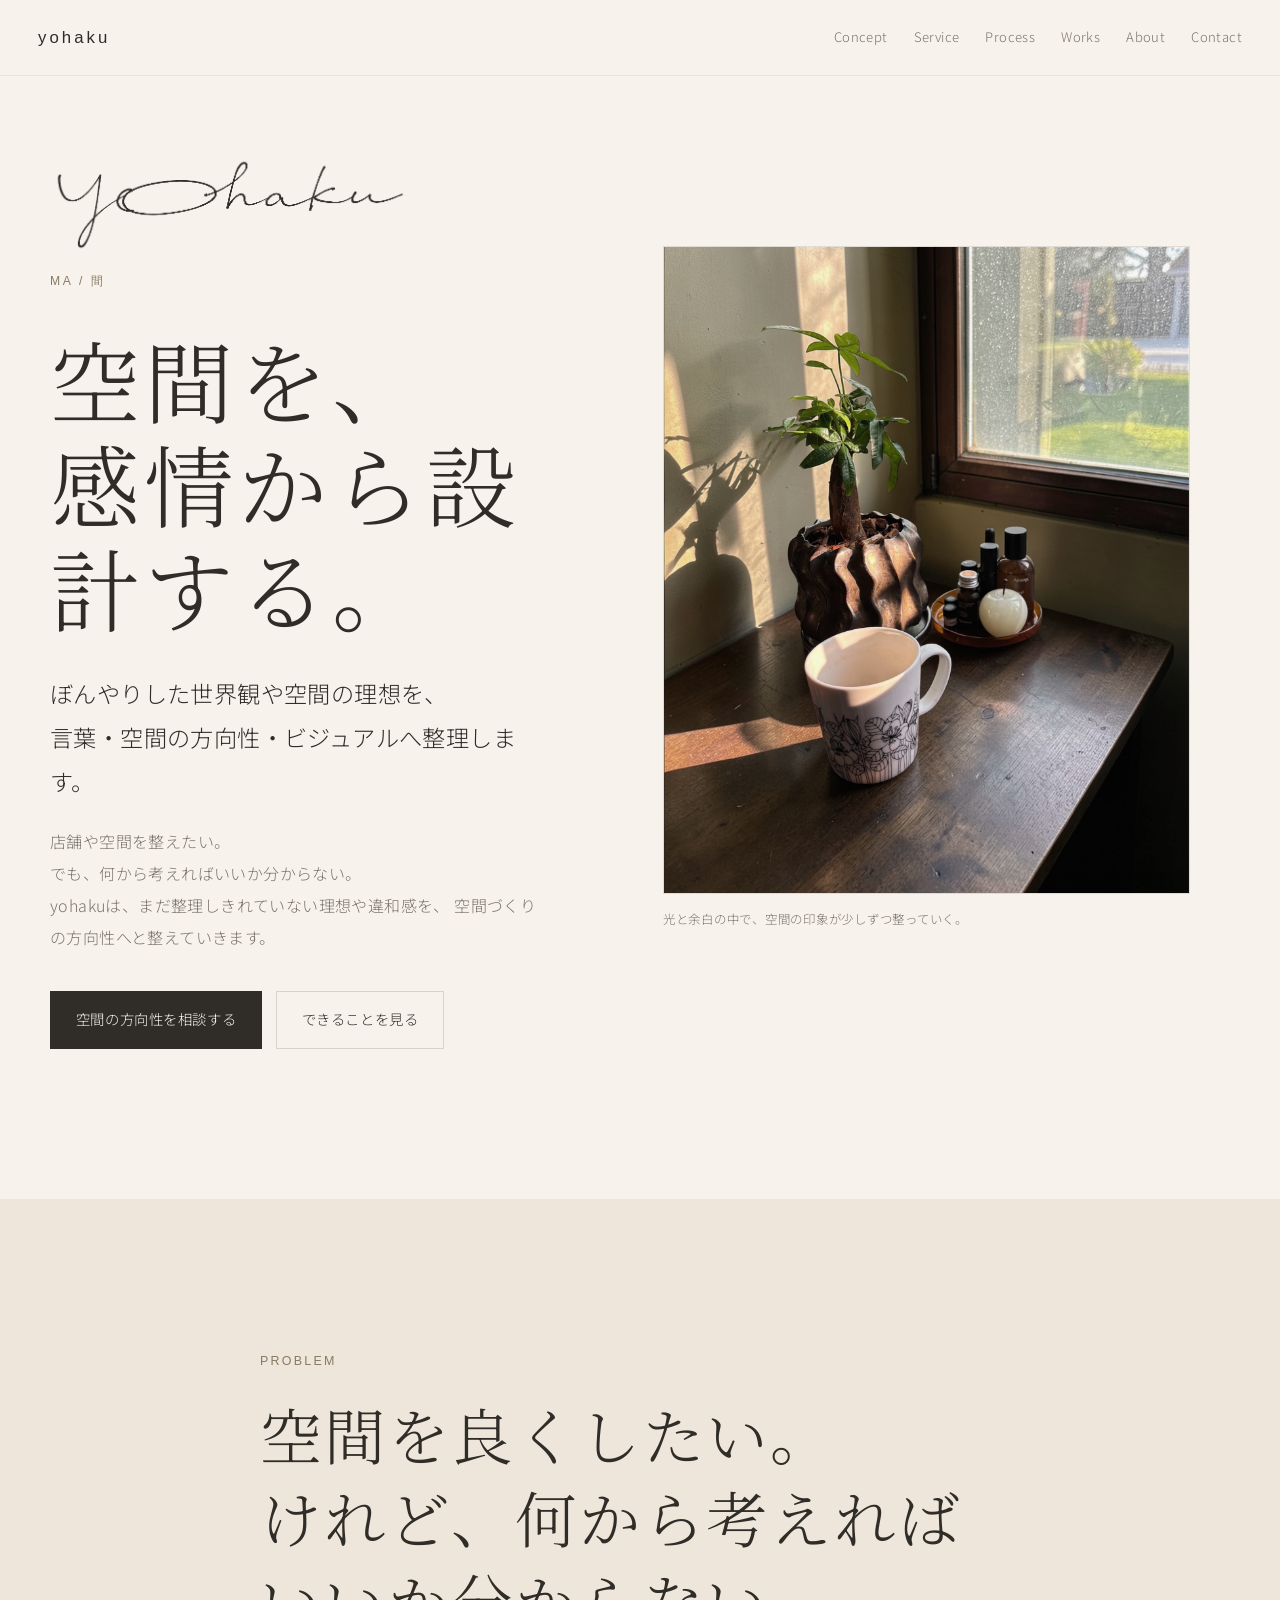
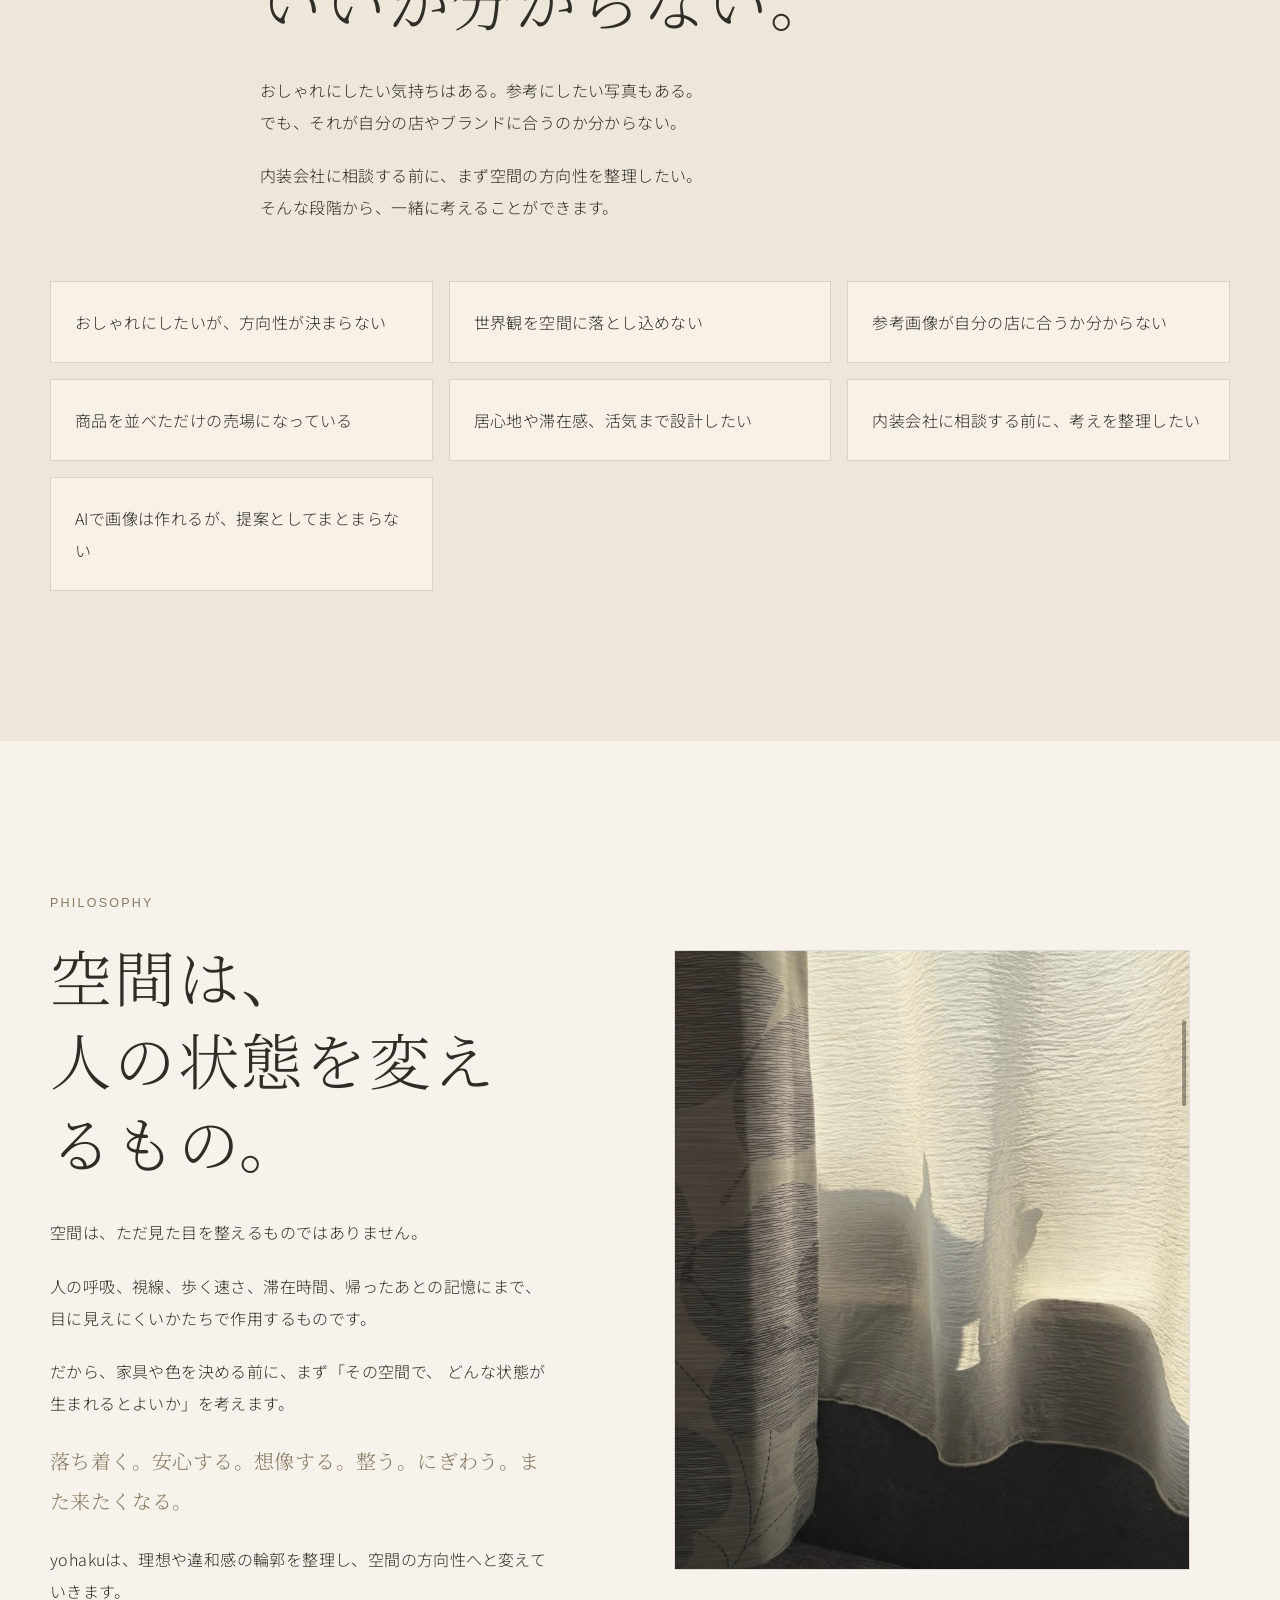
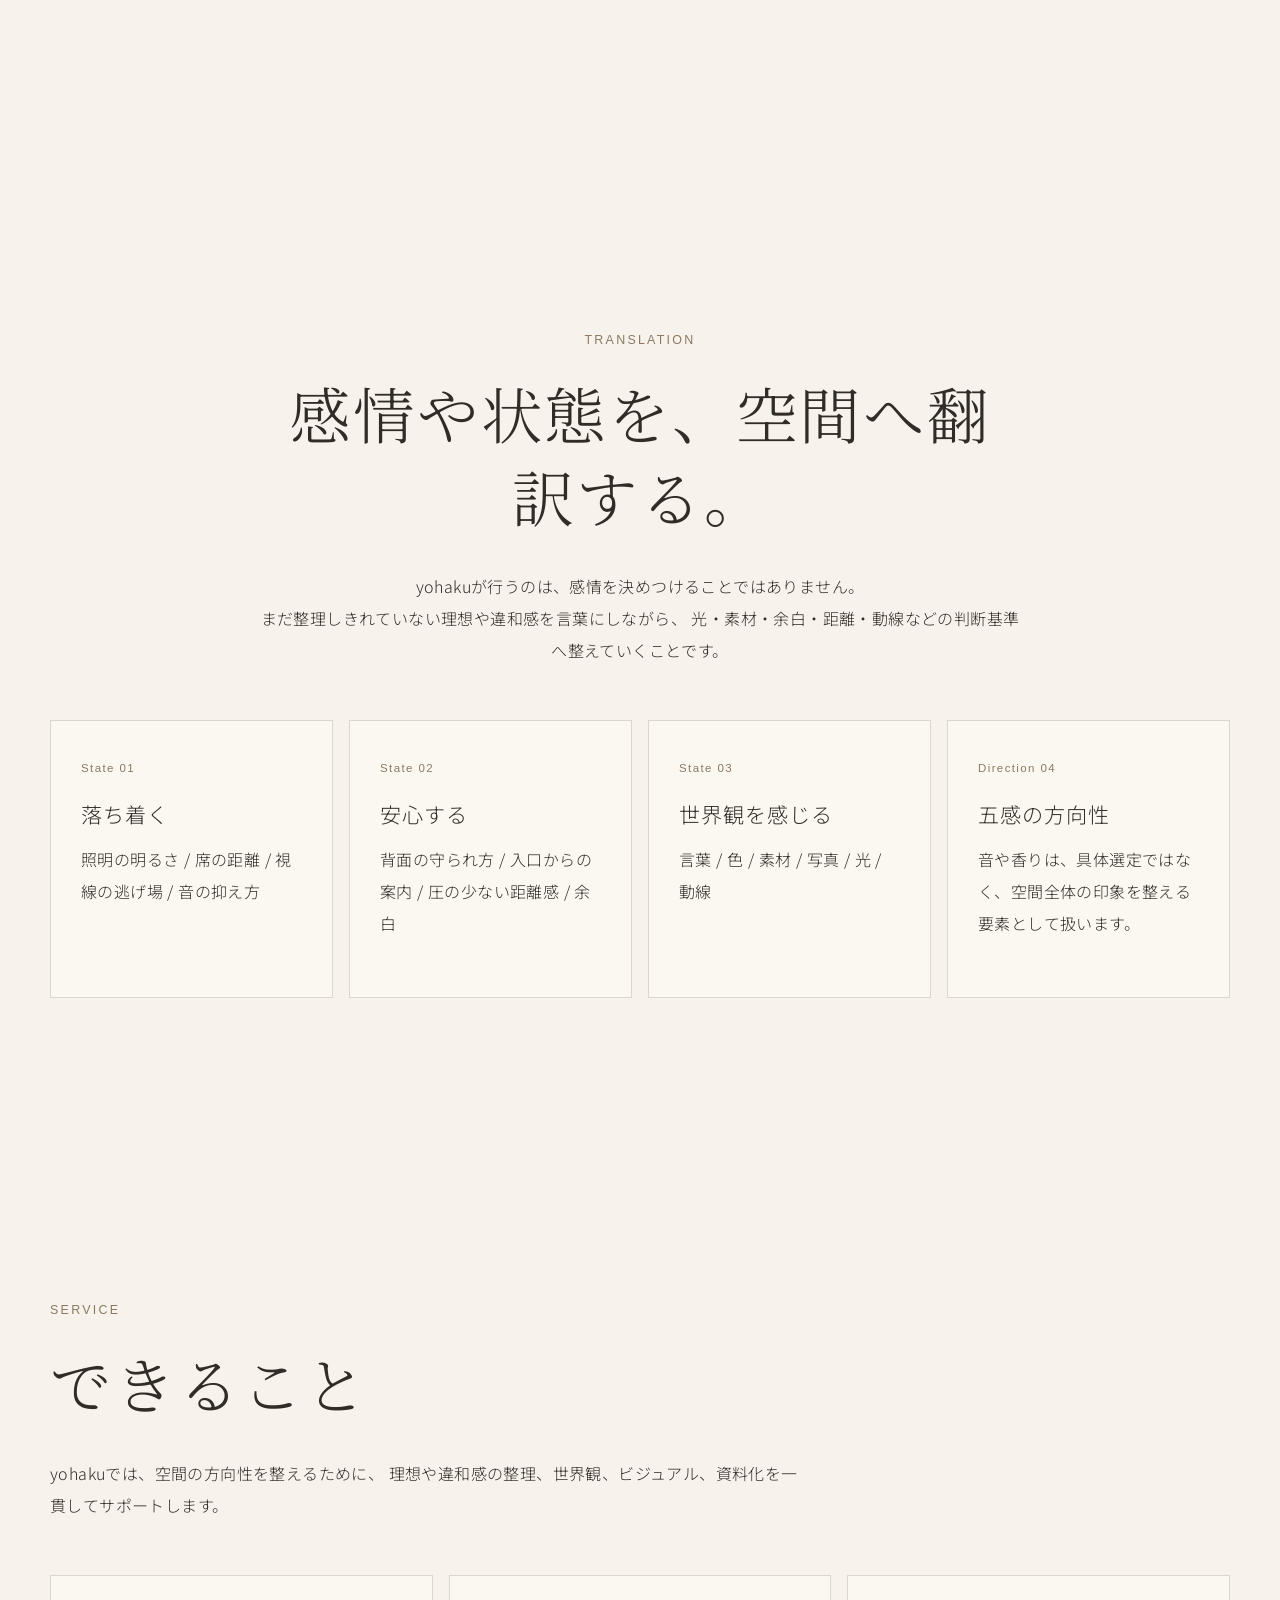
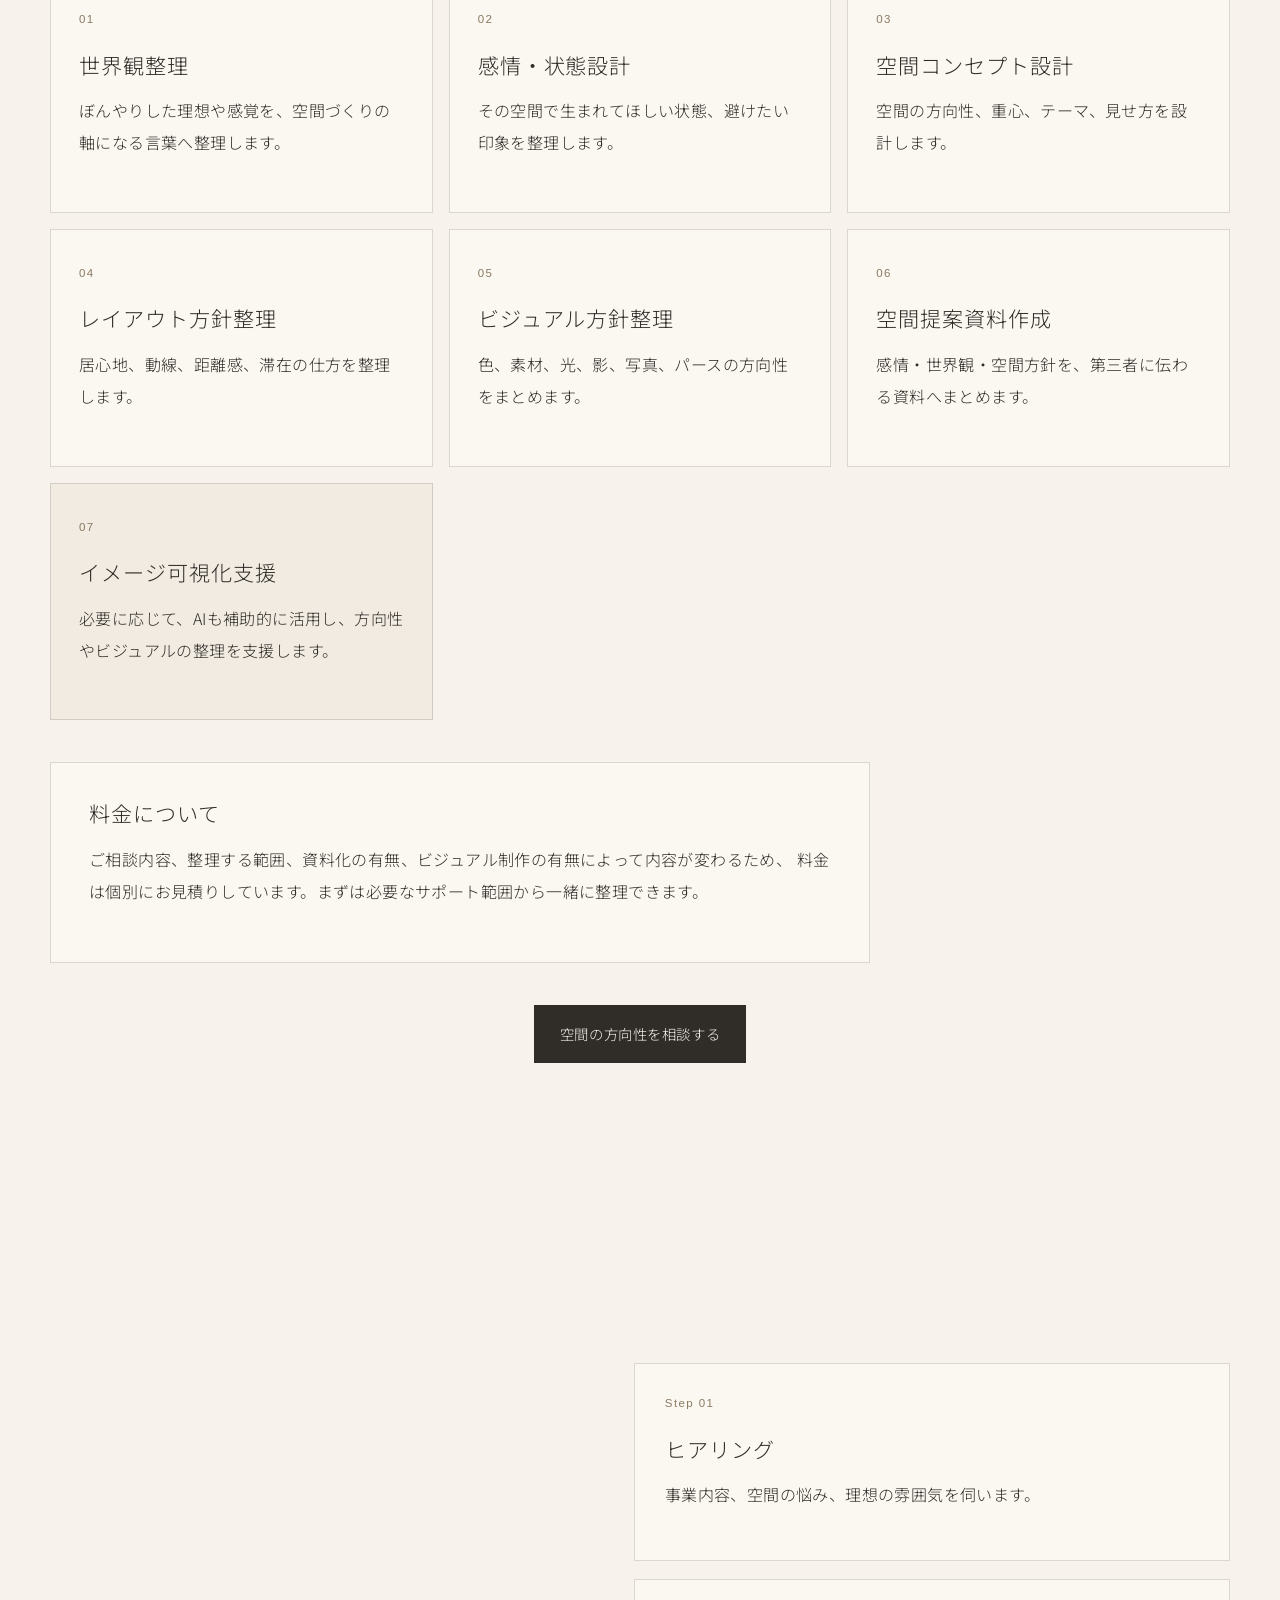
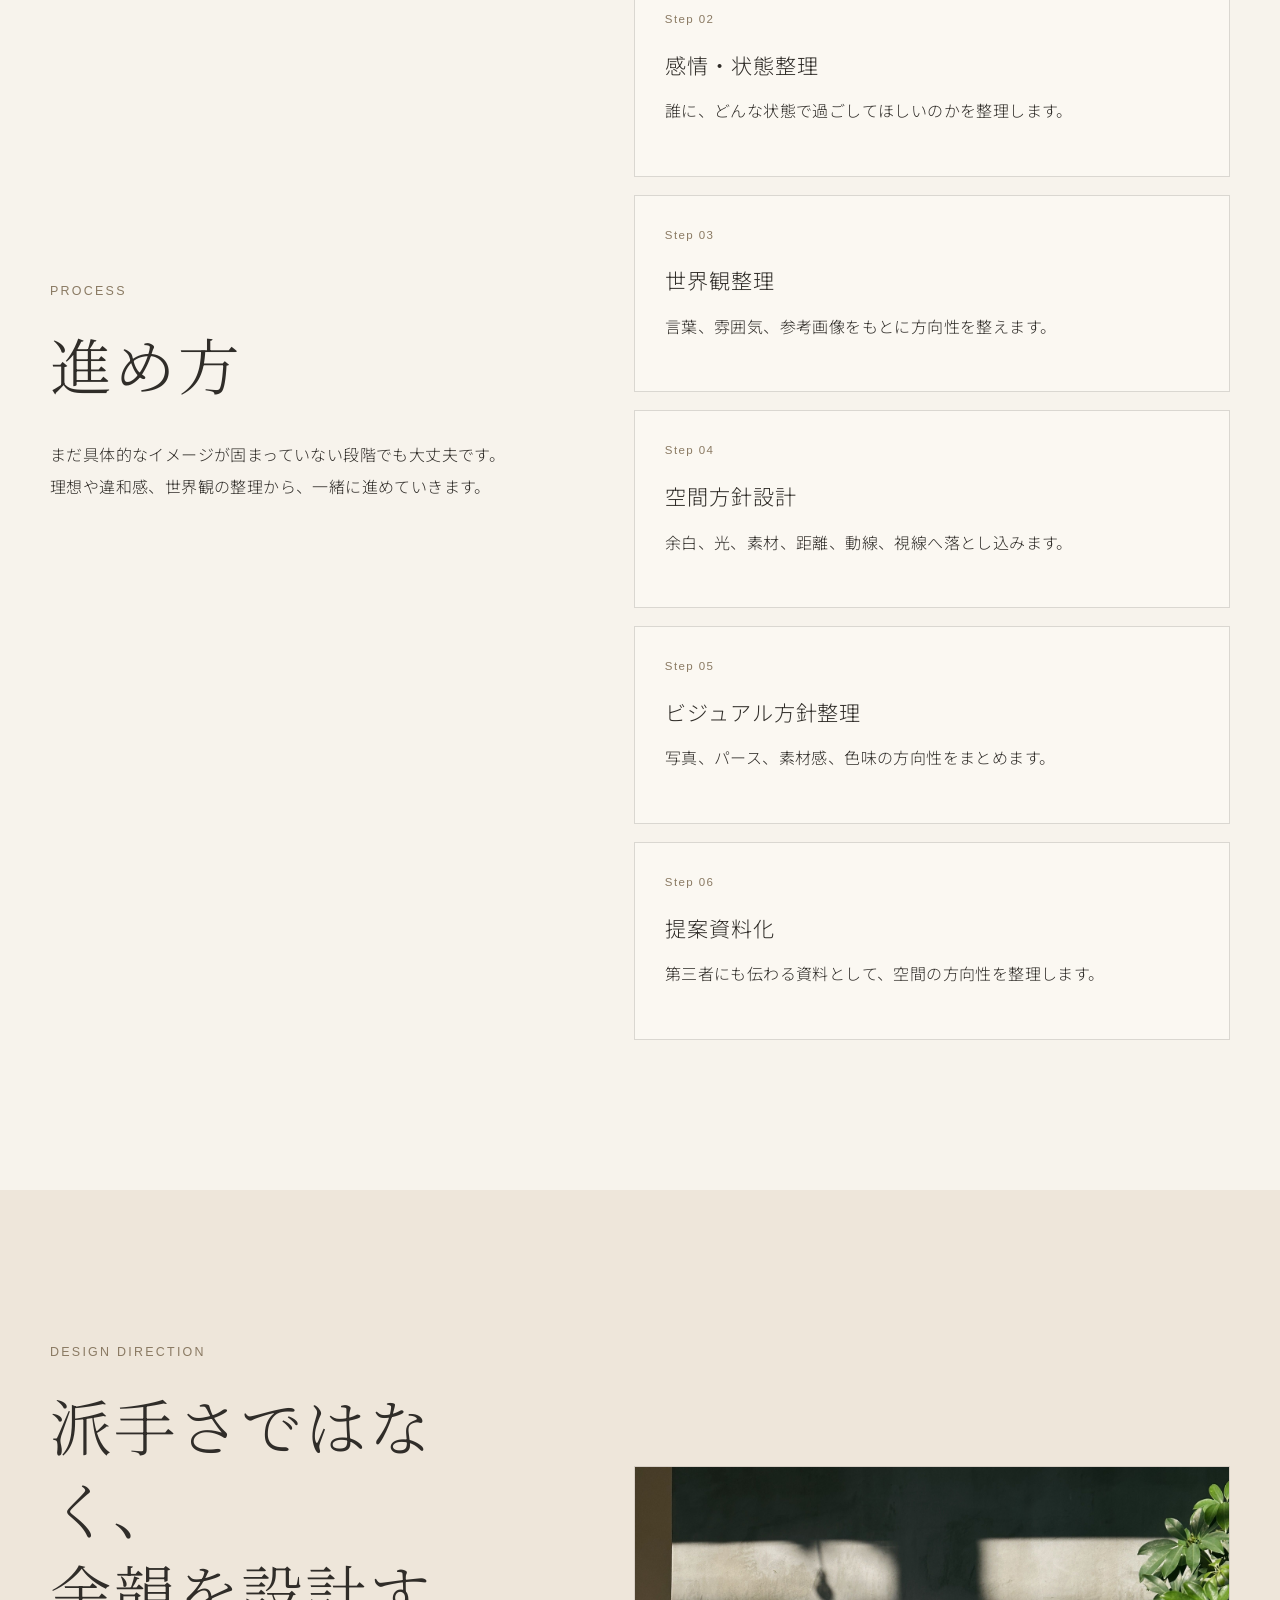
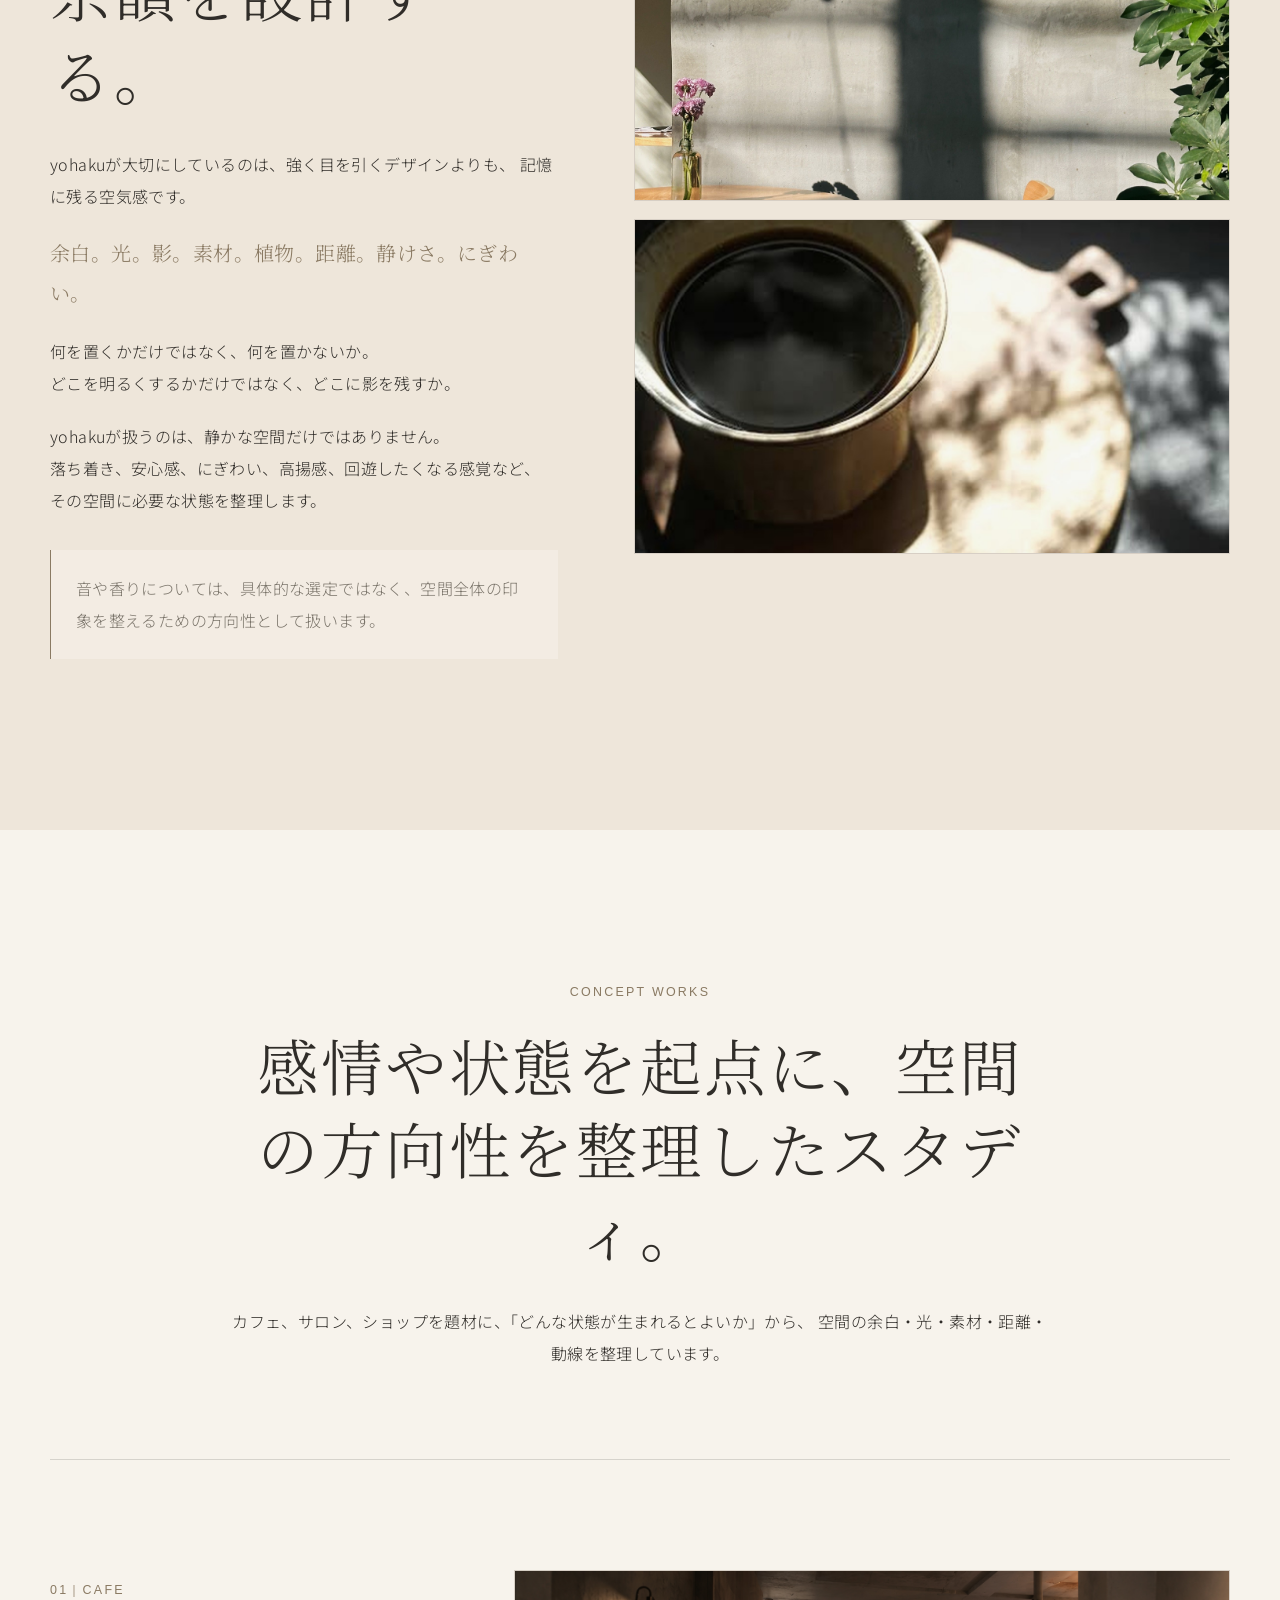
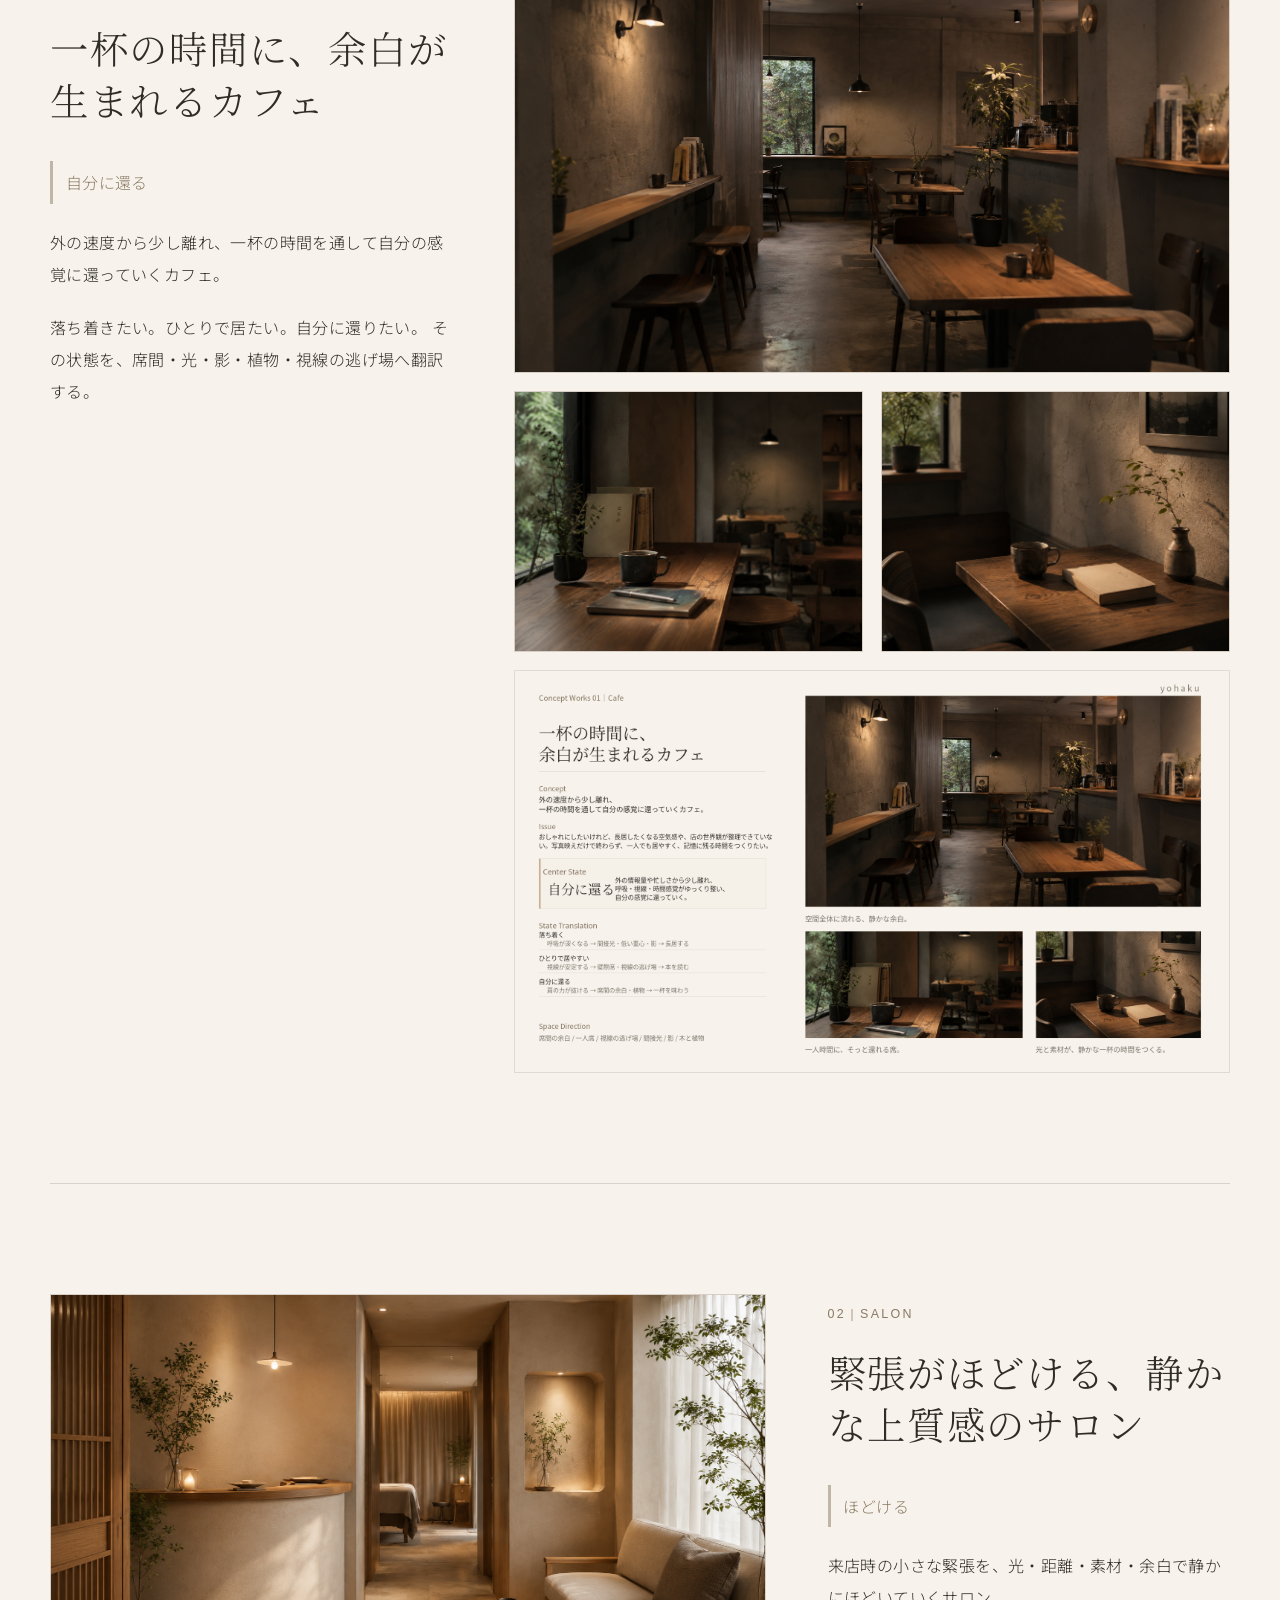
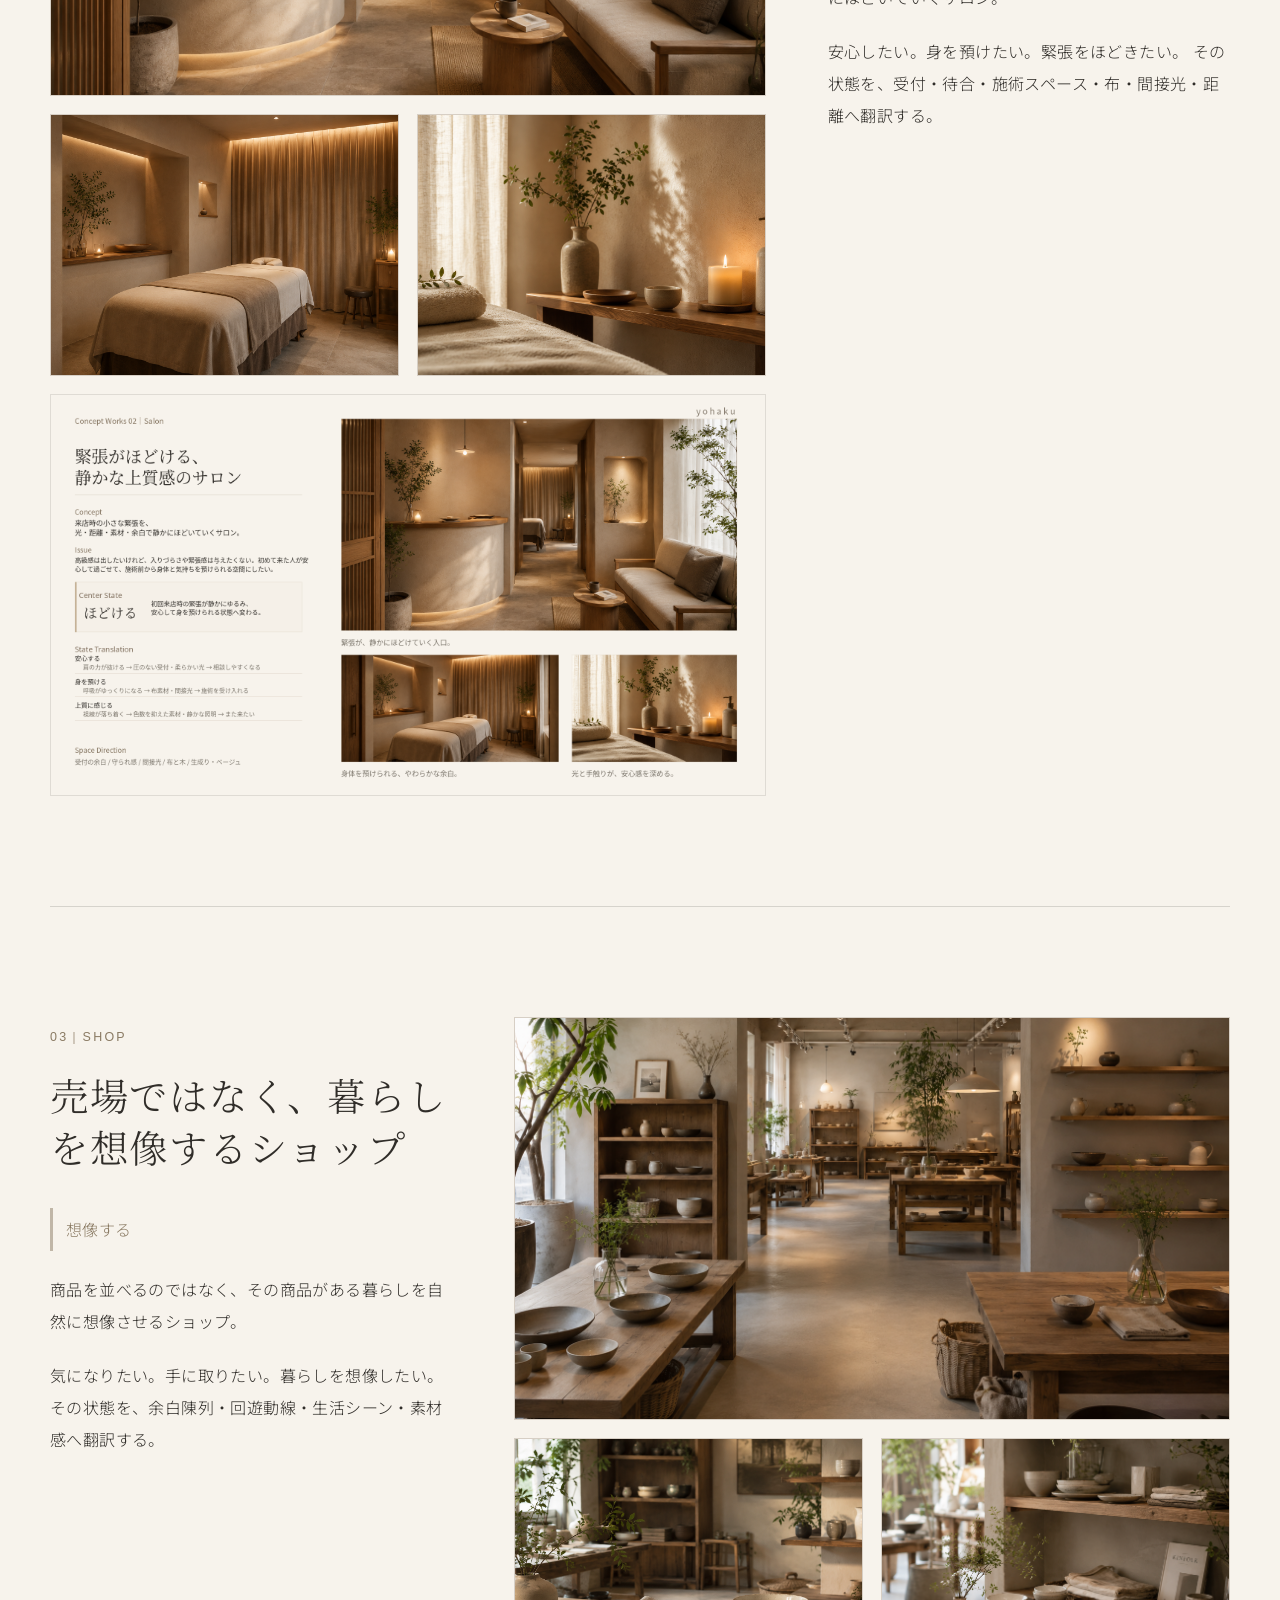
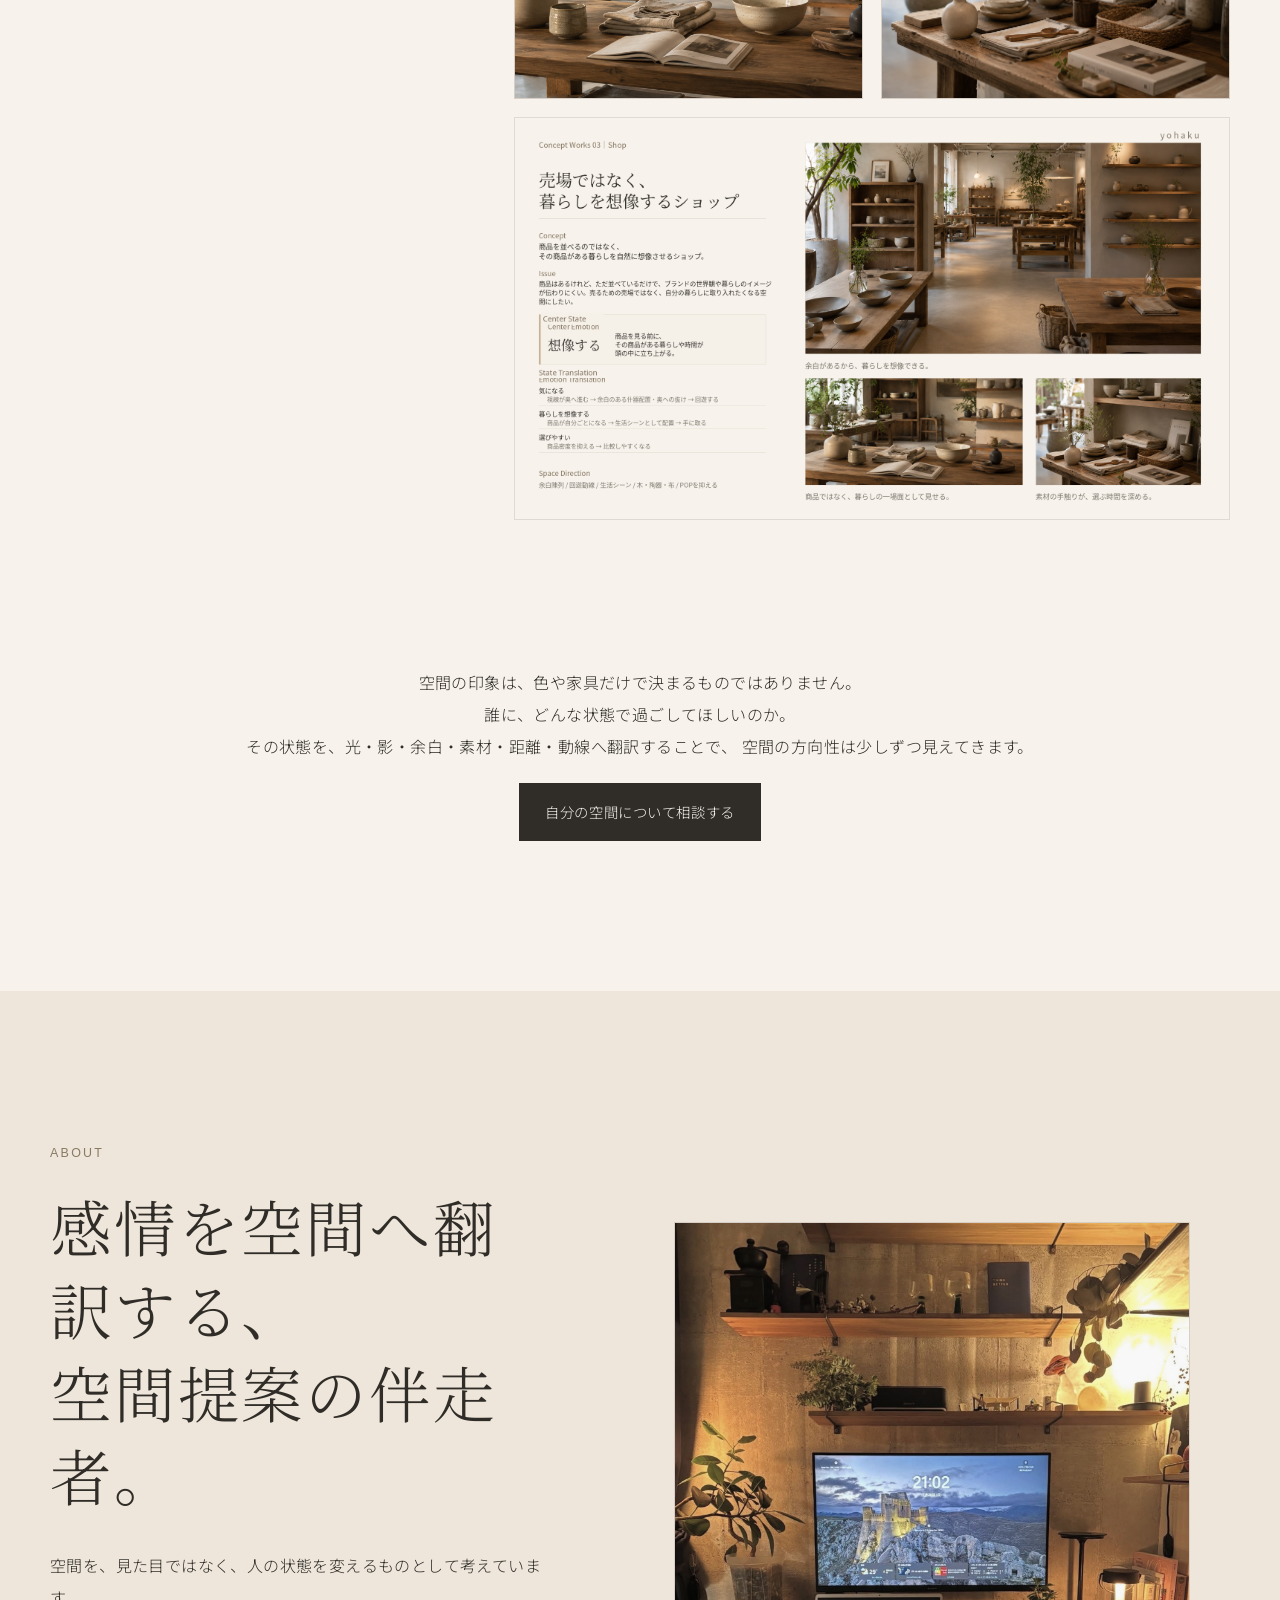
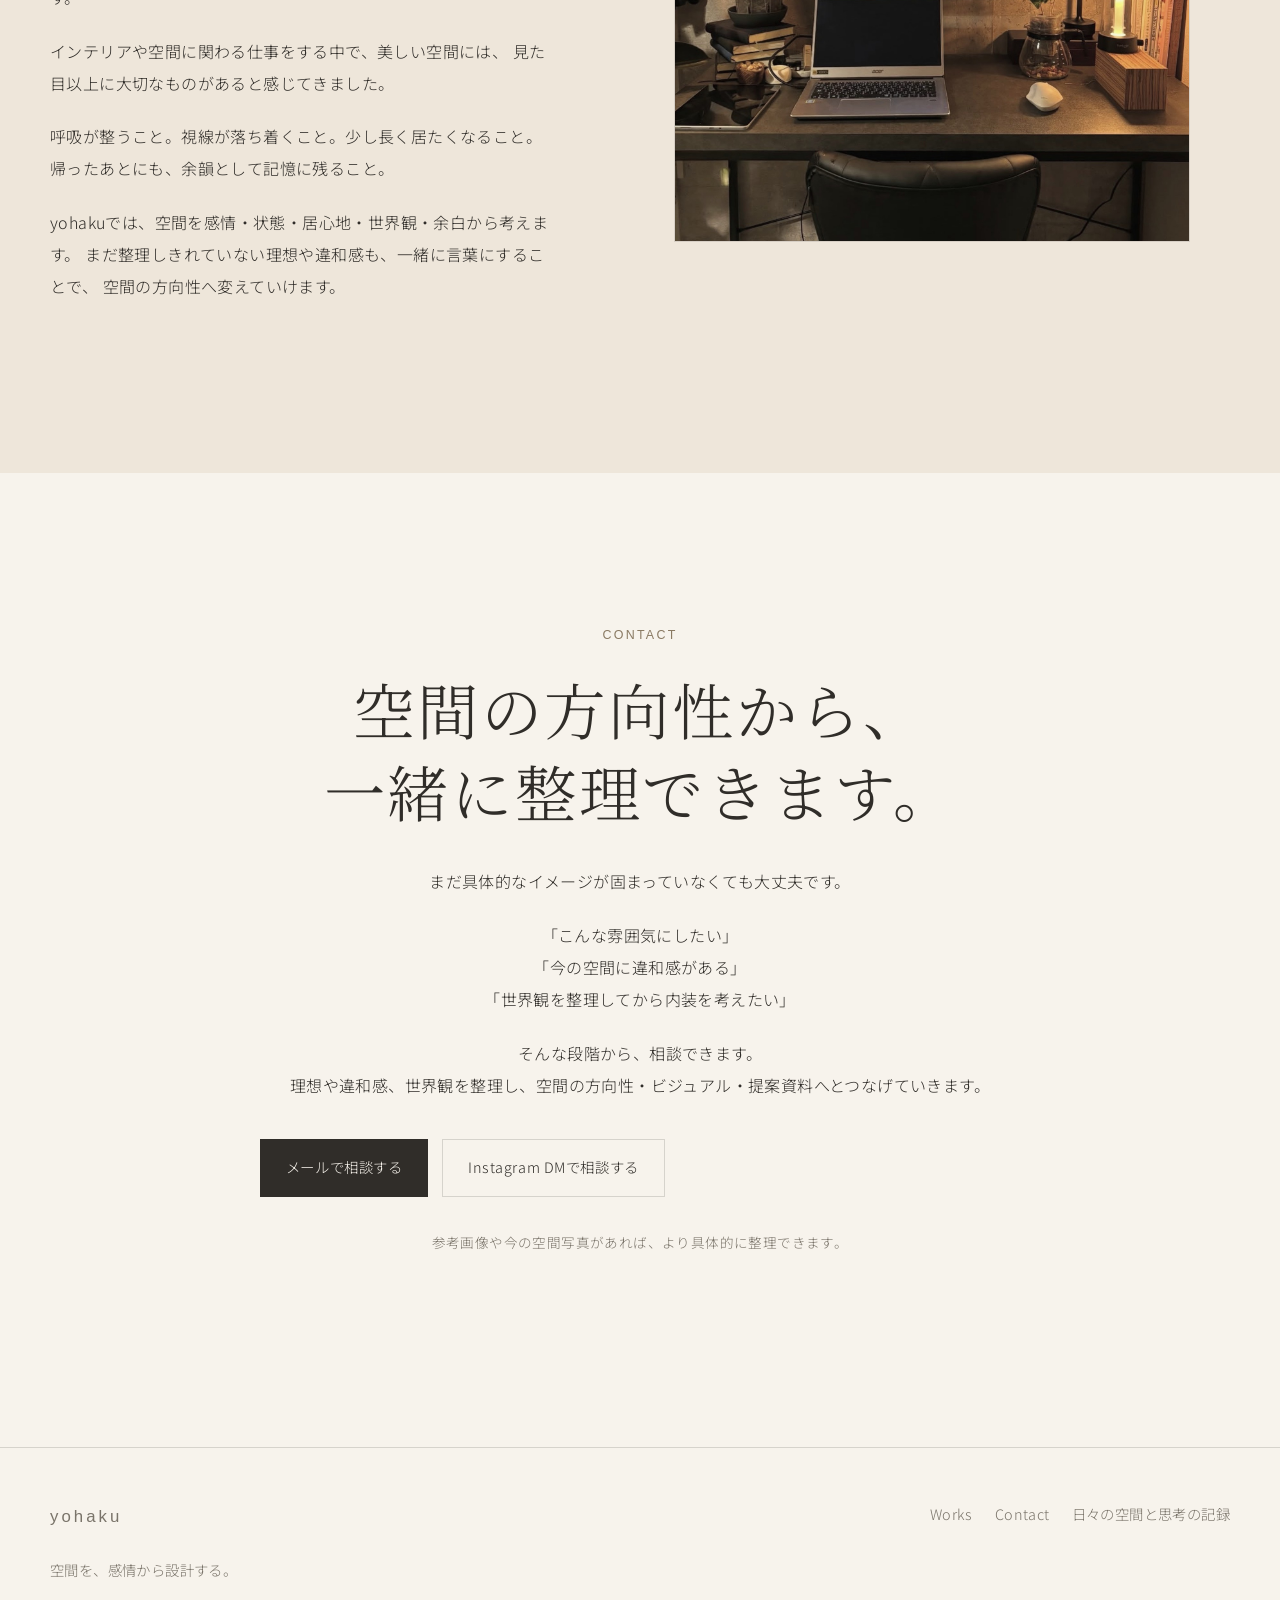
<file: index.html>
<!DOCTYPE html>
<html lang="ja">
<head>
  <meta charset="UTF-8" />
  <meta name="viewport" content="width=device-width, initial-scale=1.0" />
  <title>yohaku｜空間を、感情から設計する</title>
  <meta name="description" content="ぼんやりした世界観や空間の理想、まだ整理しきれていない違和感を、言葉・空間の方向性・ビジュアルへ整える空間提案の伴走者です。" />
  <meta name="theme-color" content="#f7f3ec" />

  <meta property="og:title" content="yohaku｜空間を、感情から設計する" />
  <meta property="og:description" content="ぼんやりした世界観や空間の理想を、言葉・空間の方向性・ビジュアルへ整理します。" />
  <meta property="og:type" content="website" />
  <meta property="og:image" content="ogp_yohaku.jpg" />

  <link rel="icon" href="favicon.svg" type="image/svg+xml" />
<style>
@import url("https://fonts.googleapis.com/css2?family=Noto+Sans+JP:wght@300;400;500&family=Noto+Serif+JP:wght@300;400&display=swap");

:root {
  --bg: #f7f3ec;
  --bg-soft: #eee6da;
  --text: #302d29;
  --muted: #7a746a;
  --accent: #7c806e;
  --brown: #8a7a63;
  --line: rgba(48, 45, 41, 0.16);
  --white-soft: #fbf8f2;

  --max: 1180px;
  --section-pc: 150px;
  --section-sp: 92px;

  --font-ja: "Noto Sans JP", "Hiragino Kaku Gothic ProN", "Yu Gothic", sans-serif;
  --font-serif: "Noto Serif JP", "Yu Mincho", "Hiragino Mincho ProN", serif;
  --font-en: "Inter", "Helvetica Neue", Arial, sans-serif;
}

* {
  box-sizing: border-box;
}

html {
  scroll-behavior: smooth;
}

body {
  margin: 0;
  background: var(--bg);
  color: var(--text);
  font-family: var(--font-ja);
  font-size: 16px;
  font-weight: 300;
  line-height: 2;
  letter-spacing: 0.025em;
  -webkit-font-smoothing: antialiased;
  text-rendering: optimizeLegibility;
}

img {
  display: block;
  width: 100%;
  height: auto;
}

a {
  color: inherit;
  text-decoration: none;
}

p {
  margin: 0 0 1.35rem;
}

h1, h2, h3 {
  margin: 0;
  font-weight: 300;
  letter-spacing: 0.045em;
}

h1,
h2 {
  font-family: var(--font-serif);
}

h1 {
  font-size: clamp(3.1rem, 7vw, 6.4rem);
  line-height: 1.16;
}

h2 {
  font-size: clamp(2rem, 4.8vw, 4.2rem);
  line-height: 1.35;
  margin-bottom: 2rem;
}

h3 {
  font-size: 1.32rem;
  line-height: 1.55;
  margin-bottom: 0.8rem;
}

.container {
  width: min(calc(100% - 48px), var(--max));
  margin: 0 auto;
}

.narrow {
  max-width: 760px;
}

.section {
  padding: var(--section-pc) 0;
}

.section-label,
.eyebrow {
  font-family: var(--font-en);
  font-size: 0.78rem;
  color: var(--brown);
  letter-spacing: 0.18em;
  text-transform: uppercase;
  margin-bottom: 1.2rem;
}

.center {
  text-align: center;
}

.site-header {
  position: fixed;
  z-index: 50;
  top: 0;
  left: 0;
  width: 100%;
  height: 76px;
  padding: 0 38px;
  display: flex;
  align-items: center;
  justify-content: space-between;
  background: rgba(247, 243, 236, 0.82);
  backdrop-filter: blur(14px);
  border-bottom: 1px solid rgba(48, 45, 41, 0.08);
}

.header-logo,
.footer-logo {
  font-family: var(--font-en);
  letter-spacing: 0.18em;
  font-size: 1.05rem;
}

.header-nav {
  display: flex;
  gap: 26px;
  font-size: 0.82rem;
  color: var(--muted);
}

.header-nav a {
  transition: color 0.3s ease;
}

.header-nav a:hover {
  color: var(--text);
}

.hero {
  min-height: 100vh;
  display: flex;
  align-items: center;
  padding-top: 130px;
}

.hero-grid,
.two-col {
  display: grid;
  grid-template-columns: minmax(0, 0.92fr) minmax(0, 1.08fr);
  gap: 76px;
  align-items: center;
}

.hero-lead {
  margin-top: 2rem;
  font-size: clamp(1.1rem, 2vw, 1.45rem);
  line-height: 1.9;
}

.hero-text {
  color: var(--muted);
  max-width: 560px;
}

.hero-visual img,
.image-frame img,
.work-main,
.work-subgrid img,
.concept-sheet,
.image-grid img {
  border: 1px solid rgba(48, 45, 41, 0.12);
  object-fit: cover;
}

.hero-visual img {
  aspect-ratio: 4 / 5;
  height: 72vh;
  max-height: 720px;
}

.hero-visual figcaption {
  color: var(--muted);
  font-size: 0.78rem;
  margin-top: 0.8rem;
}

.button-row,
.contact-buttons {
  display: flex;
  flex-wrap: wrap;
  gap: 14px;
  margin-top: 2.4rem;
}

.button {
  display: inline-flex;
  align-items: center;
  justify-content: center;
  min-height: 48px;
  padding: 0.7rem 1.45rem;
  border: 1px solid var(--line);
  font-size: 0.9rem;
  letter-spacing: 0.04em;
  transition: 0.28s ease;
}

.button.primary {
  background: var(--text);
  color: var(--bg);
  border-color: var(--text);
}

.button.ghost {
  color: var(--text);
}

.button:hover {
  transform: translateY(-2px);
  opacity: 0.82;
}

.problem {
  background: var(--bg-soft);
}

.problem-cards,
.service-grid,
.translation-grid {
  display: grid;
  gap: 16px;
}

.problem-cards {
  grid-template-columns: repeat(3, 1fr);
  margin-top: 58px;
}

.card,
.translation-card,
.service-card,
.price-note,
.step {
  background: rgba(255, 252, 246, 0.48);
  border: 1px solid var(--line);
}

.card {
  padding: 24px;
  color: var(--text);
}

.word-list {
  font-family: var(--font-serif);
  font-size: 1.25rem;
  color: var(--brown);
}

.image-frame img {
  aspect-ratio: 4 / 5;
  height: 620px;
}

.translation-grid {
  grid-template-columns: repeat(3, 1fr);
  margin-top: 54px;
}

.translation-card {
  padding: 36px 30px;
}

.translation-card span,
.service-card span,
.step span {
  display: block;
  font-family: var(--font-en);
  color: var(--brown);
  letter-spacing: 0.12em;
  font-size: 0.72rem;
  margin-bottom: 1.1rem;
}

.section-head {
  max-width: 760px;
  margin-bottom: 54px;
}

.service-grid {
  grid-template-columns: repeat(3, 1fr);
}

.service-card {
  padding: 32px 28px;
}

.muted-card {
  background: rgba(238, 230, 218, 0.6);
}

.price-note {
  margin: 42px 0;
  padding: 34px 38px;
  max-width: 820px;
}

.steps {
  display: grid;
  gap: 18px;
}

.step {
  padding: 28px 30px;
}

.design-direction {
  background: var(--bg-soft);
}

.image-grid {
  display: grid;
  grid-template-columns: 1fr 1fr;
  gap: 18px;
}

.image-grid img {
  aspect-ratio: 1 / 1;
}

.image-grid img:first-child {
  grid-column: span 2;
  aspect-ratio: 16 / 9;
}


.image-grid--two {
  grid-template-columns: 1fr;
}

.image-grid--two img,
.image-grid--two img:first-child {
  grid-column: auto;
  aspect-ratio: 16 / 9;
  object-fit: cover;
}

.works-list {
  margin-top: 90px;
}

.work {
  display: grid;
  grid-template-columns: 0.72fr 1.28fr;
  gap: 62px;
  align-items: start;
  padding-top: 110px;
  padding-bottom: 110px;
  border-top: 1px solid var(--line);
}

.work.reverse {
  grid-template-columns: 1.28fr 0.72fr;
}

.work.reverse .work-copy {
  order: 2;
}

.work-copy {
  position: sticky;
  top: 110px;
}

.work h3 {
  font-family: var(--font-serif);
  font-size: clamp(1.7rem, 3vw, 3.1rem);
  line-height: 1.35;
}

.one-word {
  display: inline-block;
  margin: 1.4rem 0;
  padding: 0.32rem 0.8rem;
  border-left: 3px solid rgba(138, 122, 99, 0.5);
  color: var(--brown);
}

.work-visuals {
  display: grid;
  gap: 18px;
}

.work-main {
  aspect-ratio: 16 / 9;
}

.work-subgrid {
  display: grid;
  grid-template-columns: 1fr 1fr;
  gap: 18px;
}

.work-subgrid img {
  aspect-ratio: 4 / 3;
}

.concept-sheet {
  aspect-ratio: 16 / 9;
}

.works-close {
  padding-top: 36px;
}

.about {
  background: var(--bg-soft);
}

.contact {
  padding-bottom: 170px;
}

.contact-note {
  margin-top: 2rem;
  font-size: 0.85rem;
  color: var(--muted);
}

.site-footer {
  border-top: 1px solid var(--line);
  padding: 52px 0;
}

.footer-inner {
  display: flex;
  justify-content: space-between;
  gap: 32px;
  color: var(--muted);
  font-size: 0.9rem;
}

.footer-links {
  display: flex;
  flex-wrap: wrap;
  gap: 22px;
}

@media (max-width: 900px) {
  body {
    font-size: 15px;
  }

  .site-header {
    height: auto;
    min-height: 68px;
    padding: 18px 24px;
  }

  .header-nav {
    display: none;
  }

  .section {
    padding: var(--section-sp) 0;
  }

  .container {
    width: min(calc(100% - 34px), var(--max));
  }

  .hero {
    min-height: auto;
    padding-top: 120px;
  }

  .hero-grid,
  .two-col,
  .work,
  .work.reverse {
    grid-template-columns: 1fr;
    gap: 38px;
  }

  .work.reverse .work-copy {
    order: 0;
  }

  .work-copy {
    position: static;
  }

  .hero-visual img,
  .image-frame img {
    height: auto;
    aspect-ratio: 4 / 5;
  }

  .problem-cards,
  .translation-grid,
  .service-grid {
    grid-template-columns: 1fr;
  }

  .work {
    padding-top: 80px;
    padding-bottom: 80px;
  }

  .work-subgrid {
    grid-template-columns: 1fr;
  }

  .footer-inner,
  .footer-links {
    flex-direction: column;
  }
}

@media (max-width: 560px) {
  h1 {
    font-size: 3rem;
  }

  h2 {
    font-size: 2.15rem;
  }

  .button-row,
  .contact-buttons {
    flex-direction: column;
  }

  .button {
    width: 100%;
  }

  .image-grid {
    grid-template-columns: 1fr;
  }

  .image-grid img:first-child {
    grid-column: auto;
    aspect-ratio: 1 / 1;
  }

  .card,
  .translation-card,
  .service-card,
  .price-note,
  .step {
    padding: 24px 22px;
  }
}


/* --------------------------------------------------
   Look-check revision
   PC / smartphone visual balance refinements
-------------------------------------------------- */

.hero-visual figcaption {
  letter-spacing: 0.06em;
}

.work-main,
.work-subgrid img,
.concept-sheet,
.image-grid img {
  background: #eee6da;
}

.work-main,
.work-subgrid img {
  height: auto;
}

.concept-sheet {
  background: #f7f3ec;
}

.service-card h3,
.translation-card h3,
.step h3 {
  font-weight: 300;
}

.card {
  font-weight: 300;
}

@media (min-width: 901px) {
  .hero-copy {
    padding-top: 24px;
  }

  .works .narrow {
    max-width: 820px;
  }
}

@media (max-width: 900px) {
  .hero-copy {
    padding-top: 0;
  }

  .hero-text br,
  .hero-lead br {
    display: none;
  }

  .work h3 {
    font-size: clamp(1.8rem, 8vw, 2.6rem);
  }

  .concept-sheet {
    margin-top: 6px;
  }
}

@media (max-width: 560px) {
  body {
    line-height: 1.9;
  }

  .section-label,
  .eyebrow {
    margin-bottom: 0.95rem;
  }

  .hero-lead {
    font-size: 1.08rem;
  }

  .hero-visual figcaption {
    font-size: 0.72rem;
  }

  .work {
    padding-top: 70px;
    padding-bottom: 70px;
  }
}


/* --------------------------------------------------
   Responsive final check refinements
   PC / tablet / smartphone polishing
-------------------------------------------------- */

@media (min-width: 1200px) {
  .hero-grid {
    grid-template-columns: minmax(0, 0.9fr) minmax(0, 1.1fr);
  }

  .hero-copy {
    max-width: 620px;
  }

  .work-copy {
    padding-top: 8px;
  }
}

@media (max-width: 1100px) {
  .header-nav {
    gap: 18px;
  }

  .hero-grid,
  .two-col {
    gap: 54px;
  }

  .work,
  .work.reverse {
    gap: 46px;
  }

  .service-grid {
    grid-template-columns: repeat(2, 1fr);
  }

  .problem-cards {
    grid-template-columns: repeat(2, 1fr);
  }
}

@media (max-width: 900px) {
  .site-header {
    position: sticky;
    top: 0;
  }

  .header-logo {
    font-size: 0.95rem;
  }

  .hero {
    padding-top: 86px;
  }

  .hero-copy {
    max-width: 100%;
  }

  .hero-visual img {
    max-height: none;
    aspect-ratio: 16 / 11;
  }

  .image-frame img {
    aspect-ratio: 16 / 11;
  }

  .work-copy .section-label {
    margin-bottom: 0.75rem;
  }

  .one-word {
    margin: 1rem 0 1.2rem;
  }

  .concept-sheet {
    width: 100%;
  }

  .service-grid,
  .problem-cards {
    grid-template-columns: 1fr;
  }
}

@media (max-width: 720px) {
  .container {
    width: min(calc(100% - 30px), var(--max));
  }

  .section {
    padding-top: 82px;
    padding-bottom: 82px;
  }

  h1 {
    letter-spacing: 0.025em;
  }

  h2 {
    letter-spacing: 0.025em;
    margin-bottom: 1.45rem;
  }

  p {
    margin-bottom: 1.1rem;
  }

  .hero-lead {
    margin-top: 1.55rem;
  }

  .button-row,
  .contact-buttons {
    margin-top: 1.85rem;
  }

  .work {
    padding-top: 66px;
    padding-bottom: 66px;
  }

  .work-visuals {
    gap: 12px;
  }

  .work-subgrid {
    gap: 12px;
  }

  .works-list {
    margin-top: 54px;
  }

  .price-note {
    margin-top: 30px;
    margin-bottom: 34px;
  }

  .footer-inner {
    gap: 14px;
  }
}

@media (max-width: 430px) {
  .site-header {
    min-height: 62px;
    padding: 15px 18px;
  }

  .section-label,
  .eyebrow {
    font-size: 0.68rem;
    letter-spacing: 0.16em;
  }

  h1 {
    font-size: 2.65rem;
    line-height: 1.18;
  }

  h2 {
    font-size: 1.92rem;
    line-height: 1.44;
  }

  .hero-lead {
    font-size: 1rem;
  }

  .card,
  .translation-card,
  .service-card,
  .price-note,
  .step {
    padding: 22px 19px;
  }

  .work h3 {
    font-size: 1.72rem;
  }

  .one-word {
    font-size: 0.95rem;
  }

  .contact {
    padding-bottom: 110px;
  }

  .site-footer {
    padding: 42px 0;
  }
}

/* In local preview, images may be large PNGs. This keeps display stable. */
img {
  max-width: 100%;
}


/* --------------------------------------------------
   Public pre-launch final micro refinements
   - hero line break
   - smartphone vertical rhythm
   - contact cleanup
-------------------------------------------------- */

.sp-only {
  display: none;
}

.button {
  min-height: 52px;
  padding: 0.84rem 1.55rem;
}

.contact-note {
  max-width: 620px;
  margin-left: auto;
  margin-right: auto;
}

@media (max-width: 900px) {
  .section {
    padding-top: 76px;
    padding-bottom: 76px;
  }

  .work {
    padding-top: 60px;
    padding-bottom: 60px;
  }

  .works-list {
    margin-top: 46px;
  }

  .price-note {
    margin-top: 24px;
    margin-bottom: 28px;
  }

  .image-grid {
    gap: 14px;
  }
}

@media (max-width: 560px) {
  .section {
    padding-top: 68px;
    padding-bottom: 68px;
  }

  .hero {
    padding-top: 78px;
  }

  .button-row,
  .contact-buttons {
    gap: 12px;
  }

  .button {
    min-height: 54px;
  }

  .work {
    padding-top: 54px;
    padding-bottom: 54px;
  }

  .work h3 {
    font-size: 1.62rem;
    line-height: 1.55;
  }

  .work-visuals,
  .work-subgrid,
  .image-grid {
    gap: 11px;
  }

  .concept-sheet {
    margin-top: 10px;
  }

  .works-close {
    padding-top: 8px;
  }
}

@media (max-width: 430px) {
  .sp-only {
    display: block;
  }

  h1 {
    font-size: 2.42rem;
    line-height: 1.22;
    letter-spacing: 0.018em;
  }

  h2 {
    font-size: 1.84rem;
    line-height: 1.48;
  }

  .hero-lead {
    font-size: 0.98rem;
    line-height: 1.85;
  }

  .hero-text {
    line-height: 1.9;
  }

  .section {
    padding-top: 64px;
    padding-bottom: 64px;
  }

  .problem-cards {
    margin-top: 36px;
  }

  .translation-grid,
  .service-grid {
    gap: 13px;
  }

  .card,
  .translation-card,
  .service-card,
  .price-note,
  .step {
    padding: 23px 20px;
  }

  .service-card h3,
  .step h3 {
    line-height: 1.55;
  }

  .contact {
    padding-bottom: 98px;
  }

  .contact-note {
    margin-top: 1.65rem;
  }
}


/* --------------------------------------------------
   Brand / wording refinement update
-------------------------------------------------- */

.hero-brand {
  margin-bottom: 2.1rem;
}

.hero-script-logo {
  display: block;
  width: min(360px, 78vw);
  height: auto;
  margin-bottom: 0.9rem;
}

.hero-brand-sub {
  font-family: var(--font-en);
  letter-spacing: 0.22em;
  font-size: 0.76rem;
  color: var(--brown);
  margin: 0;
}

.sensory-note {
  margin-top: 2.1rem;
  padding: 1.4rem 1.55rem;
  border-left: 1px solid var(--brown);
  color: var(--muted);
  background: rgba(255, 252, 246, 0.28);
}

@media (min-width: 901px) {
  .translation-grid {
    grid-template-columns: repeat(4, 1fr);
  }
}

@media (max-width: 900px) {
  .hero-brand {
    margin-bottom: 1.8rem;
  }

  .hero-script-logo {
    width: min(330px, 82vw);
  }
}

@media (max-width: 430px) {
  .hero-script-logo {
    width: min(285px, 82vw);
  }

  .hero-brand-sub {
    font-size: 0.7rem;
  }

  .sensory-note {
    padding: 1.25rem 1.25rem;
  }
}

</style>
<!-- yohaku final wording polish: state / sensory / range update -->
<!-- yohaku final public polish: design image removed / concept sheets state update -->
</head>

<body>
  <header class="site-header">
    <a class="header-logo" href="#hero" aria-label="yohaku top">yohaku</a>
    <nav class="header-nav" aria-label="Primary navigation">
      <a href="#philosophy">Concept</a>
      <a href="#service">Service</a>
      <a href="#process">Process</a>
      <a href="#works">Works</a>
      <a href="#about">About</a>
      <a href="#contact">Contact</a>
    </nav>
  </header>

  <main>
    <section id="hero" class="section hero">
      <div class="container hero-grid">
        <div class="hero-copy">
          <div class="hero-brand">
            <img class="hero-script-logo" src="yohaku_logo_handwritten.png" alt="yohaku" />
            <p class="hero-brand-sub">MA / 間</p>
          </div>
          <h1>空間を、<br />感情から<br class="sp-only" />設計する。</h1>
          <p class="hero-lead">
            ぼんやりした世界観や空間の理想を、<br />
            言葉・空間の方向性・ビジュアルへ整理します。
          </p>
          <p class="hero-text">
            店舗や空間を整えたい。<br />
            でも、何から考えればいいか分からない。<br />
            yohakuは、まだ整理しきれていない理想や違和感を、
            空間づくりの方向性へと整えていきます。
          </p>
          <div class="button-row">
            <a class="button primary" href="#contact">空間の方向性を相談する</a>
            <a class="button ghost" href="#service">できることを見る</a>
          </div>
        </div>

        <figure class="hero-visual">
          <img src="hero_yohaku_01.jpg" alt="光と余白のある作業机と本と植物" />
          <figcaption>光と余白の中で、空間の印象が少しずつ整っていく。</figcaption>
        </figure>
      </div>
    </section>

    <section id="problem" class="section problem">
      <div class="container narrow">
        <p class="section-label">Problem</p>
        <h2>空間を良くしたい。<br />けれど、何から考えればいいか分からない。</h2>
        <p>
          おしゃれにしたい気持ちはある。参考にしたい写真もある。<br />
          でも、それが自分の店やブランドに合うのか分からない。
        </p>
        <p>
          内装会社に相談する前に、まず空間の方向性を整理したい。<br />
          そんな段階から、一緒に考えることができます。
        </p>
      </div>

      <div class="container">
        <div class="problem-cards">
          <div class="card">おしゃれにしたいが、方向性が決まらない</div>
          <div class="card">世界観を空間に落とし込めない</div>
          <div class="card">参考画像が自分の店に合うか分からない</div>
          <div class="card">商品を並べただけの売場になっている</div>
          <div class="card">居心地や滞在感、活気まで設計したい</div>
          <div class="card">内装会社に相談する前に、考えを整理したい</div>
          <div class="card">AIで画像は作れるが、提案としてまとまらない</div>
        </div>
      </div>
    </section>

    <section id="philosophy" class="section philosophy">
      <div class="container two-col">
        <div>
          <p class="section-label">Philosophy</p>
          <h2>空間は、<br />人の状態を変えるもの。</h2>
          <p>
            空間は、ただ見た目を整えるものではありません。
          </p>
          <p>
            人の呼吸、視線、歩く速さ、滞在時間、帰ったあとの記憶にまで、
            目に見えにくいかたちで作用するものです。
          </p>
          <p>
            だから、家具や色を決める前に、まず「その空間で、
            どんな状態が生まれるとよいか」を考えます。
          </p>
          <p class="word-list">落ち着く。安心する。想像する。整う。にぎわう。また来たくなる。</p>
          <p>
            yohakuは、理想や違和感の輪郭を整理し、空間の方向性へと変えていきます。
          </p>
        </div>
        <figure class="image-frame">
          <img src="philosophy_light_01.jpg" alt="カーテン越しの光と影がつくる静かな余白" />
        </figure>
      </div>
    </section>

    <section id="translation" class="section translation">
      <div class="container narrow center">
        <p class="section-label">Translation</p>
        <h2>感情や状態を、空間へ翻訳する。</h2>
        <p>
          yohakuが行うのは、感情を決めつけることではありません。<br />
          まだ整理しきれていない理想や違和感を言葉にしながら、
          光・素材・余白・距離・動線などの判断基準へ整えていくことです。
        </p>
      </div>

      <div class="container translation-grid">
        <article class="translation-card">
          <span>State 01</span>
          <h3>落ち着く</h3>
          <p>照明の明るさ / 席の距離 / 視線の逃げ場 / 音の抑え方</p>
        </article>
        <article class="translation-card">
          <span>State 02</span>
          <h3>安心する</h3>
          <p>背面の守られ方 / 入口からの案内 / 圧の少ない距離感 / 余白</p>
        </article>
        <article class="translation-card">
          <span>State 03</span>
          <h3>世界観を感じる</h3>
          <p>言葉 / 色 / 素材 / 写真 / 光 / 動線</p>
        </article>
        <article class="translation-card">
          <span>Direction 04</span>
          <h3>五感の方向性</h3>
          <p>音や香りは、具体選定ではなく、空間全体の印象を整える要素として扱います。</p>
        </article>
      </div>
    </section>

    <section id="service" class="section service">
      <div class="container">
        <div class="section-head">
          <p class="section-label">Service</p>
          <h2>できること</h2>
          <p>
            yohakuでは、空間の方向性を整えるために、
            理想や違和感の整理、世界観、ビジュアル、資料化を一貫してサポートします。
          </p>
        </div>

        <div class="service-grid">
          <article class="service-card"><span>01</span><h3>世界観整理</h3><p>ぼんやりした理想や感覚を、空間づくりの軸になる言葉へ整理します。</p></article>
          <article class="service-card"><span>02</span><h3>感情・状態設計</h3><p>その空間で生まれてほしい状態、避けたい印象を整理します。</p></article>
          <article class="service-card"><span>03</span><h3>空間コンセプト設計</h3><p>空間の方向性、重心、テーマ、見せ方を設計します。</p></article>
          <article class="service-card"><span>04</span><h3>レイアウト方針整理</h3><p>居心地、動線、距離感、滞在の仕方を整理します。</p></article>
          <article class="service-card"><span>05</span><h3>ビジュアル方針整理</h3><p>色、素材、光、影、写真、パースの方向性をまとめます。</p></article>
          <article class="service-card"><span>06</span><h3>空間提案資料作成</h3><p>感情・世界観・空間方針を、第三者に伝わる資料へまとめます。</p></article>
          <article class="service-card muted-card"><span>07</span><h3>イメージ可視化支援</h3><p>必要に応じて、AIも補助的に活用し、方向性やビジュアルの整理を支援します。</p></article>
        </div>

        <div class="price-note">
          <h3>料金について</h3>
          <p>
            ご相談内容、整理する範囲、資料化の有無、ビジュアル制作の有無によって内容が変わるため、
            料金は個別にお見積りしています。まずは必要なサポート範囲から一緒に整理できます。
          </p>
        </div>

        <div class="center">
          <a class="button primary" href="#contact">空間の方向性を相談する</a>
        </div>
      </div>
    </section>

    <section id="process" class="section process">
      <div class="container two-col">
        <div>
          <p class="section-label">Process</p>
          <h2>進め方</h2>
          <p>
            まだ具体的なイメージが固まっていない段階でも大丈夫です。<br />
            理想や違和感、世界観の整理から、一緒に進めていきます。
          </p>
        </div>
        <div class="steps">
          <div class="step"><span>Step 01</span><h3>ヒアリング</h3><p>事業内容、空間の悩み、理想の雰囲気を伺います。</p></div>
          <div class="step"><span>Step 02</span><h3>感情・状態整理</h3><p>誰に、どんな状態で過ごしてほしいのかを整理します。</p></div>
          <div class="step"><span>Step 03</span><h3>世界観整理</h3><p>言葉、雰囲気、参考画像をもとに方向性を整えます。</p></div>
          <div class="step"><span>Step 04</span><h3>空間方針設計</h3><p>余白、光、素材、距離、動線、視線へ落とし込みます。</p></div>
          <div class="step"><span>Step 05</span><h3>ビジュアル方針整理</h3><p>写真、パース、素材感、色味の方向性をまとめます。</p></div>
          <div class="step"><span>Step 06</span><h3>提案資料化</h3><p>第三者にも伝わる資料として、空間の方向性を整理します。</p></div>
        </div>
      </div>
    </section>

    <section id="design-direction" class="section design-direction">
      <div class="container two-col">
        <div>
          <p class="section-label">Design Direction</p>
          <h2>派手さではなく、<br />余韻を設計する。</h2>
          <p>
            yohakuが大切にしているのは、強く目を引くデザインよりも、
            記憶に残る空気感です。
          </p>
          <p class="word-list">
            余白。光。影。素材。植物。距離。静けさ。にぎわい。
          </p>
          <p>
            何を置くかだけではなく、何を置かないか。<br />
            どこを明るくするかだけではなく、どこに影を残すか。
          </p>
          <p>
            yohakuが扱うのは、静かな空間だけではありません。<br />
            落ち着き、安心感、にぎわい、高揚感、回遊したくなる感覚など、
            その空間に必要な状態を整理します。
          </p>
          <p class="sensory-note">
            音や香りについては、具体的な選定ではなく、空間全体の印象を整えるための方向性として扱います。
          </p>
        </div>

        <div class="image-grid image-grid--two">
          <img src="design_direction_02.jpg" alt="壁に落ちる光と影、余白のある椅子と植物" />
          <img src="design_direction_03.jpg" alt="コーヒーカップと影がつくる静かな余韻" />
        </div>
      </div>
    </section>

    <section id="works" class="section works">
      <div class="container narrow center">
        <p class="section-label">Concept Works</p>
        <h2>感情や状態を起点に、空間の方向性を整理したスタディ。</h2>
        <p>
          カフェ、サロン、ショップを題材に、「どんな状態が生まれるとよいか」から、
          空間の余白・光・素材・距離・動線を整理しています。
        </p>
      </div>

      <div class="works-list">
        <article class="work container">
          <div class="work-copy">
            <p class="section-label">01｜Cafe</p>
            <h3>一杯の時間に、余白が生まれるカフェ</h3>
            <p class="one-word">自分に還る</p>
            <p>
              外の速度から少し離れ、一杯の時間を通して自分の感覚に還っていくカフェ。
            </p>
            <p>
              落ち着きたい。ひとりで居たい。自分に還りたい。
              その状態を、席間・光・影・植物・視線の逃げ場へ翻訳する。
            </p>
          </div>
          <div class="work-visuals">
            <img class="work-main" src="cafe_main_a.png" alt="静かな余白のあるカフェ空間" />
            <div class="work-subgrid">
              <img src="cafe_main_b.png" alt="一人時間に還れるカフェの席" />
              <img src="cafe_detail_c.png" alt="光と素材が印象的なカフェのディテール" />
            </div>
            <img class="concept-sheet" src="cafe_concept_sheet.png" alt="カフェ空間のコンセプトシート" />
          </div>
        </article>

        <article class="work container reverse">
          <div class="work-copy">
            <p class="section-label">02｜Salon</p>
            <h3>緊張がほどける、静かな上質感のサロン</h3>
            <p class="one-word">ほどける</p>
            <p>
              来店時の小さな緊張を、光・距離・素材・余白で静かにほどいていくサロン。
            </p>
            <p>
              安心したい。身を預けたい。緊張をほどきたい。
              その状態を、受付・待合・施術スペース・布・間接光・距離へ翻訳する。
            </p>
          </div>
          <div class="work-visuals">
            <img class="work-main" src="salon_main_a.png" alt="緊張がほどけるサロンの受付と待合" />
            <div class="work-subgrid">
              <img src="salon_main_b.png" alt="身体を預けられるサロンの施術スペース" />
              <img src="salon_detail_c.png" alt="光と手触りが印象的なサロンのディテール" />
            </div>
            <img class="concept-sheet" src="salon_concept_sheet.png" alt="サロン空間のコンセプトシート" />
          </div>
        </article>

        <article class="work container">
          <div class="work-copy">
            <p class="section-label">03｜Shop</p>
            <h3>売場ではなく、暮らしを想像するショップ</h3>
            <p class="one-word">想像する</p>
            <p>
              商品を並べるのではなく、その商品がある暮らしを自然に想像させるショップ。
            </p>
            <p>
              気になりたい。手に取りたい。暮らしを想像したい。
              その状態を、余白陳列・回遊動線・生活シーン・素材感へ翻訳する。
            </p>
          </div>
          <div class="work-visuals">
            <img class="work-main" src="shop_main_a.png" alt="暮らしを想像するショップ空間" />
            <div class="work-subgrid">
              <img src="shop_main_b.png" alt="商品と暮らしの関係が見えるショップの一角" />
              <img src="shop_detail_c.png" alt="素材の手触りを感じるショップのディテール" />
            </div>
            <img class="concept-sheet" src="shop_concept_sheet.png" alt="ショップ空間のコンセプトシート" />
          </div>
        </article>
      </div>

      <div class="container narrow center works-close">
        <p>
          空間の印象は、色や家具だけで決まるものではありません。<br />
          誰に、どんな状態で過ごしてほしいのか。<br />
          その状態を、光・影・余白・素材・距離・動線へ翻訳することで、
          空間の方向性は少しずつ見えてきます。
        </p>
        <a class="button primary" href="#contact">自分の空間について相談する</a>
      </div>
    </section>

    <section id="about" class="section about">
      <div class="container two-col">
        <div>
          <p class="section-label">About</p>
          <h2>感情を空間へ翻訳する、<br />空間提案の伴走者。</h2>
          <p>
            空間を、見た目ではなく、人の状態を変えるものとして考えています。
          </p>
          <p>
            インテリアや空間に関わる仕事をする中で、美しい空間には、
            見た目以上に大切なものがあると感じてきました。
          </p>
          <p>
            呼吸が整うこと。視線が落ち着くこと。少し長く居たくなること。
            帰ったあとにも、余韻として記憶に残ること。
          </p>
          <p>
            yohakuでは、空間を感情・状態・居心地・世界観・余白から考えます。
            まだ整理しきれていない理想や違和感も、一緒に言葉にすることで、
            空間の方向性へ変えていけます。
          </p>
        </div>
        <figure class="image-frame">
          <img src="about_work_01.jpg" alt="温かな照明のある作業机と空間を考える時間" />
        </figure>
      </div>
    </section>

    <section id="contact" class="section contact">
      <div class="container narrow center">
        <p class="section-label">Contact</p>
        <h2>空間の方向性から、<br />一緒に整理できます。</h2>
        <p>
          まだ具体的なイメージが固まっていなくても大丈夫です。
        </p>
        <p>
          「こんな雰囲気にしたい」<br />
          「今の空間に違和感がある」<br />
          「世界観を整理してから内装を考えたい」
        </p>
        <p>
          そんな段階から、相談できます。<br />
          理想や違和感、世界観を整理し、空間の方向性・ビジュアル・提案資料へとつなげていきます。
        </p>

        <div class="contact-buttons">
          <a class="button primary" href="mailto:uki182001@gmail.com">メールで相談する</a>
          <a class="button ghost" href="https://www.instagram.com/emu_yu_/" target="_blank" rel="noopener">Instagram DMで相談する</a>
        </div>

        <p class="contact-note">
          参考画像や今の空間写真があれば、より具体的に整理できます。
        </p>
      </div>
    </section>
  </main>

  <footer class="site-footer">
    <div class="container footer-inner">
      <div>
        <p class="footer-logo">yohaku</p>
        <p>空間を、感情から設計する。</p>
      </div>
      <div class="footer-links">
        <a href="#works">Works</a>
        <a href="#contact">Contact</a>
        <a href="https://www.instagram.com/emu_yu_/" target="_blank" rel="noopener">日々の空間と思考の記録</a>
      </div>
    </div>
  </footer>
<script>
// yohaku - minimal interaction

document.querySelectorAll('a[href^="#"]').forEach((anchor) => {
  anchor.addEventListener("click", (event) => {
    const target = document.querySelector(anchor.getAttribute("href"));
    if (!target) return;
    event.preventDefault();
    target.scrollIntoView({ behavior: "smooth", block: "start" });
  });
});


window.addEventListener("load", () => {
  document.documentElement.classList.add("is-loaded");
});

</script>
</body>
</html>
</file>
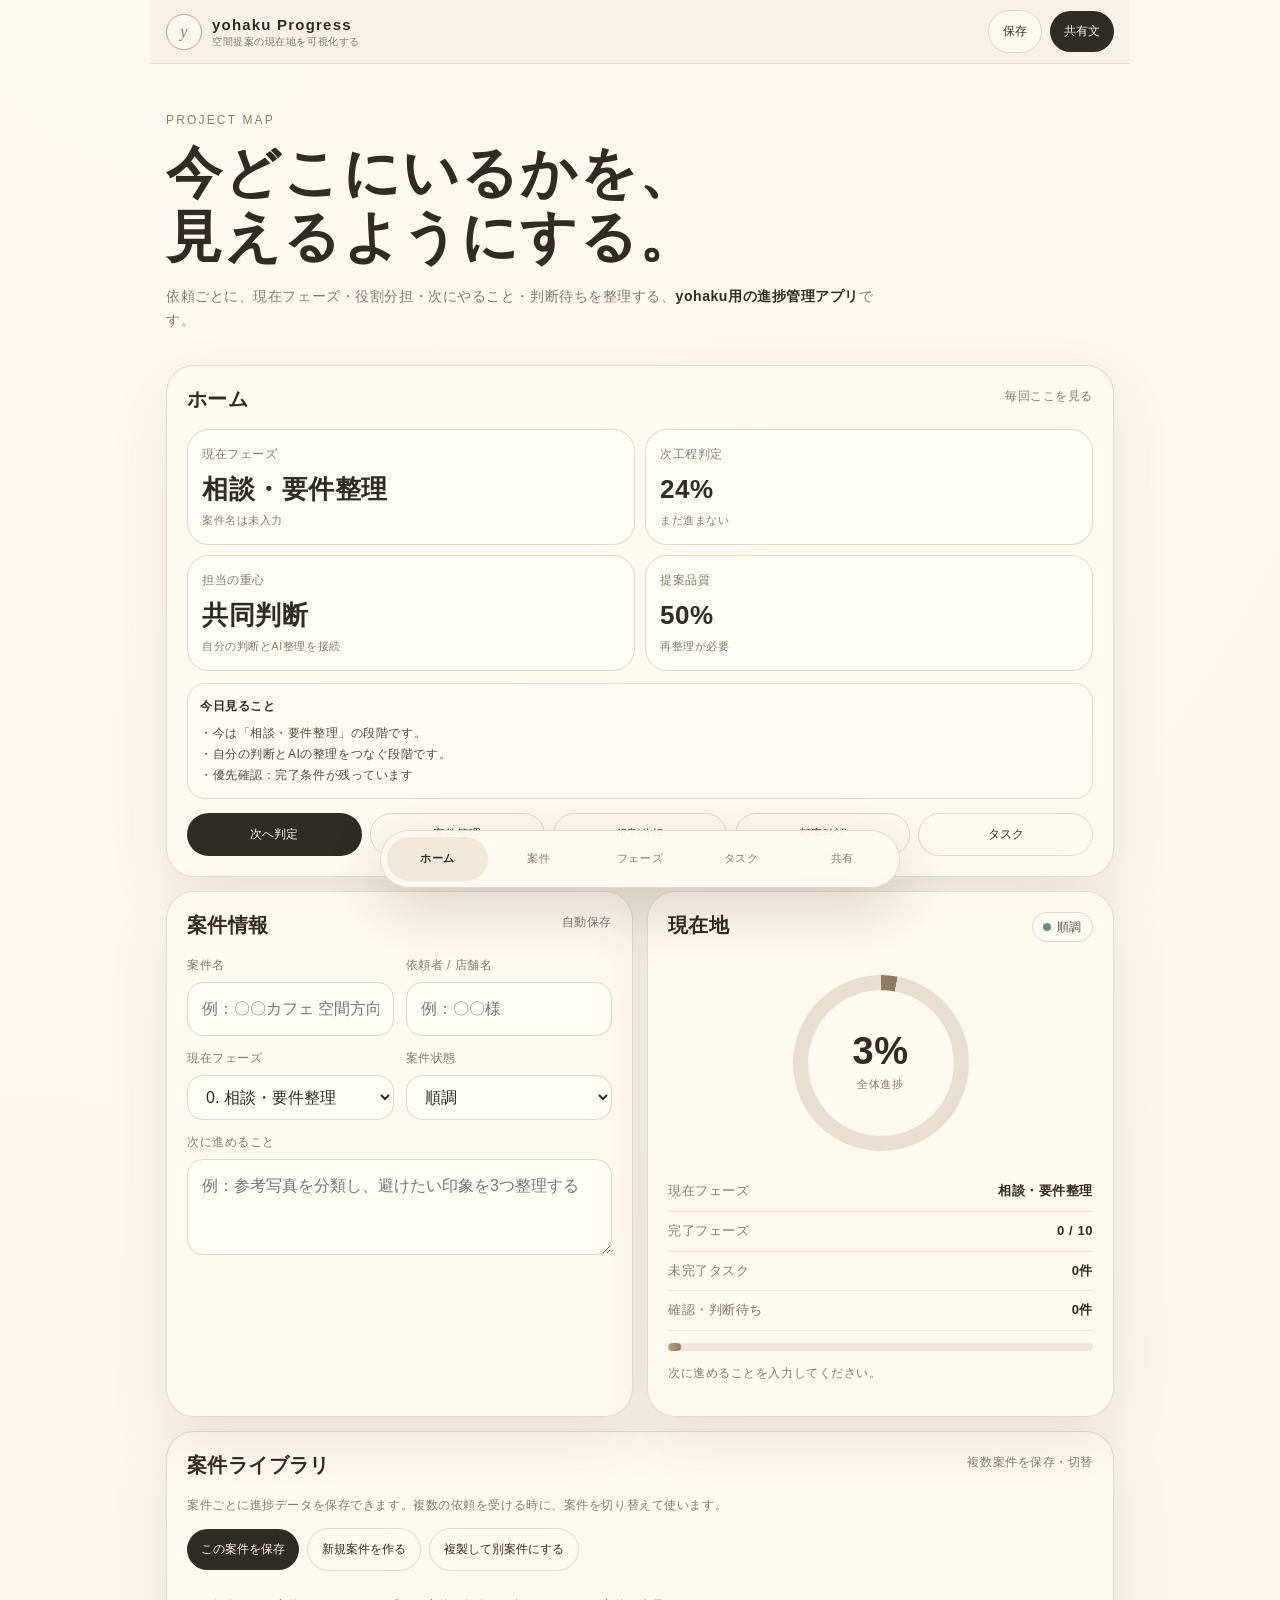
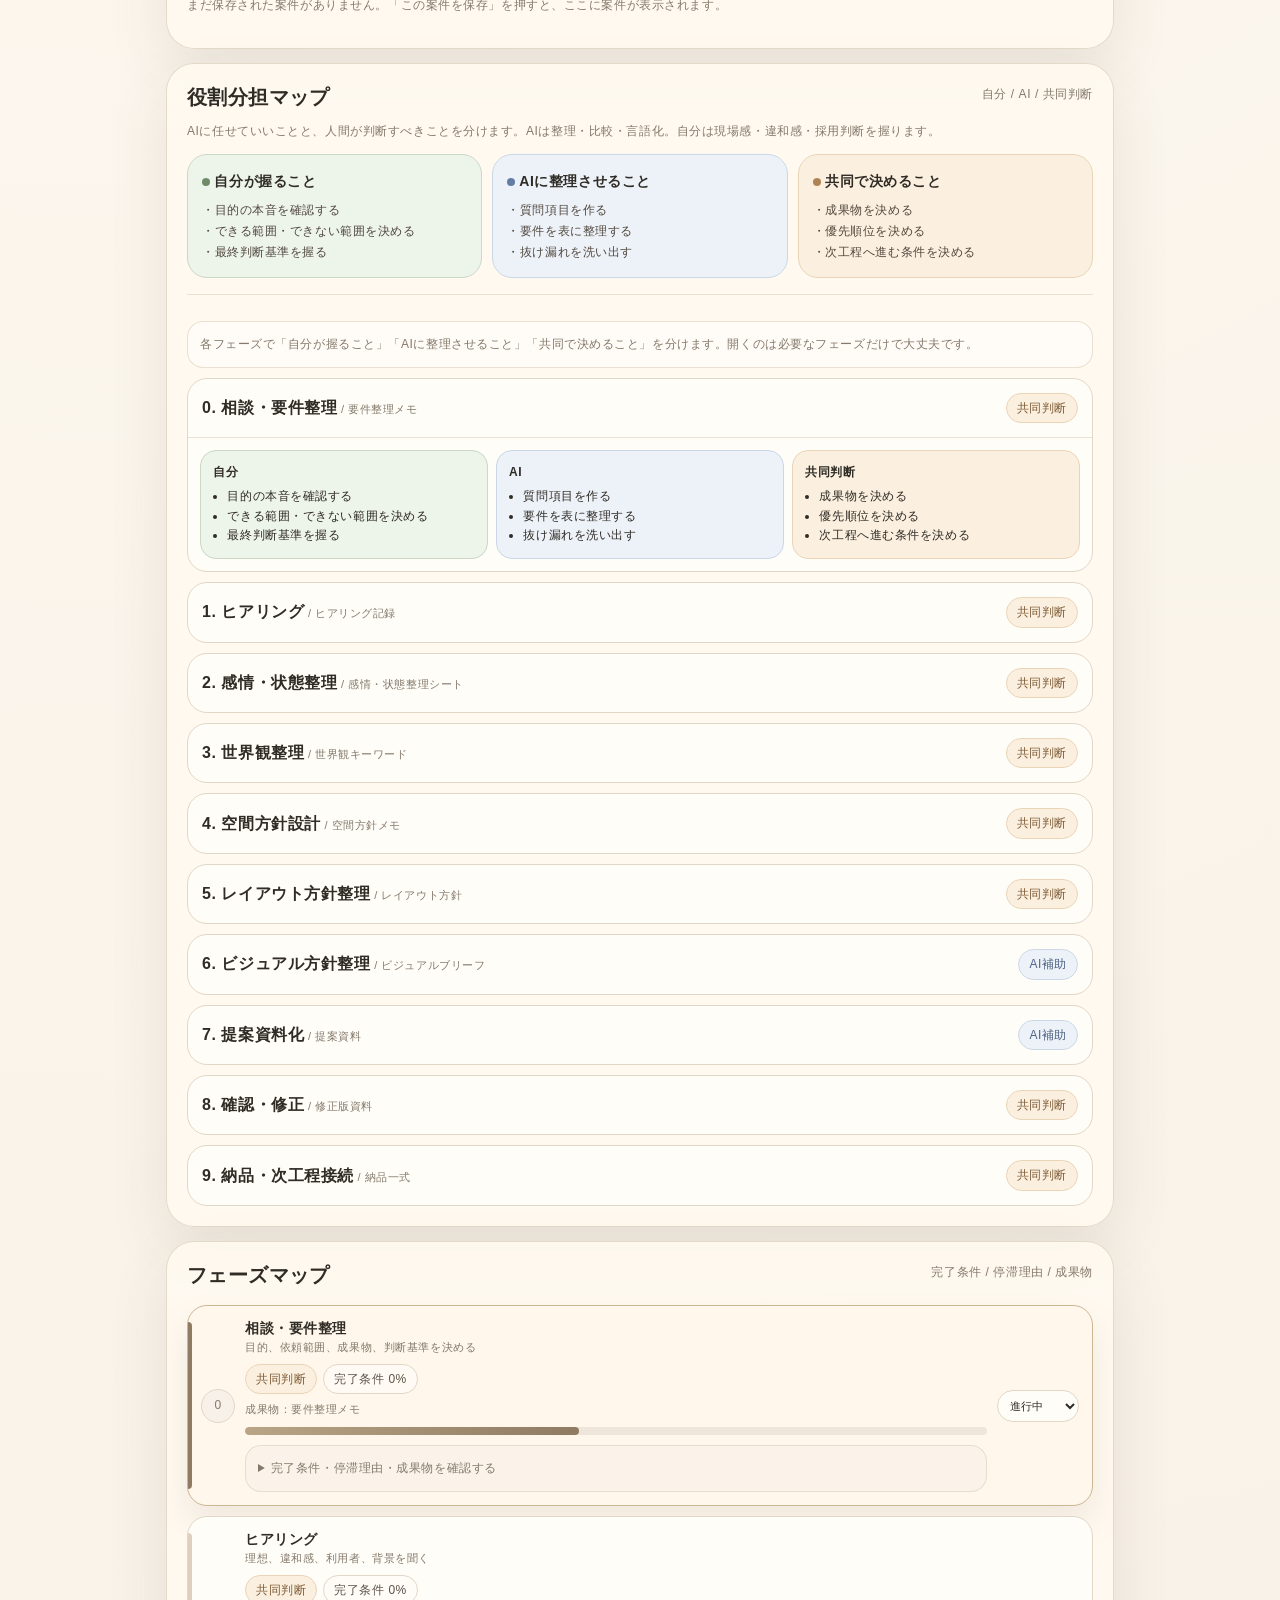
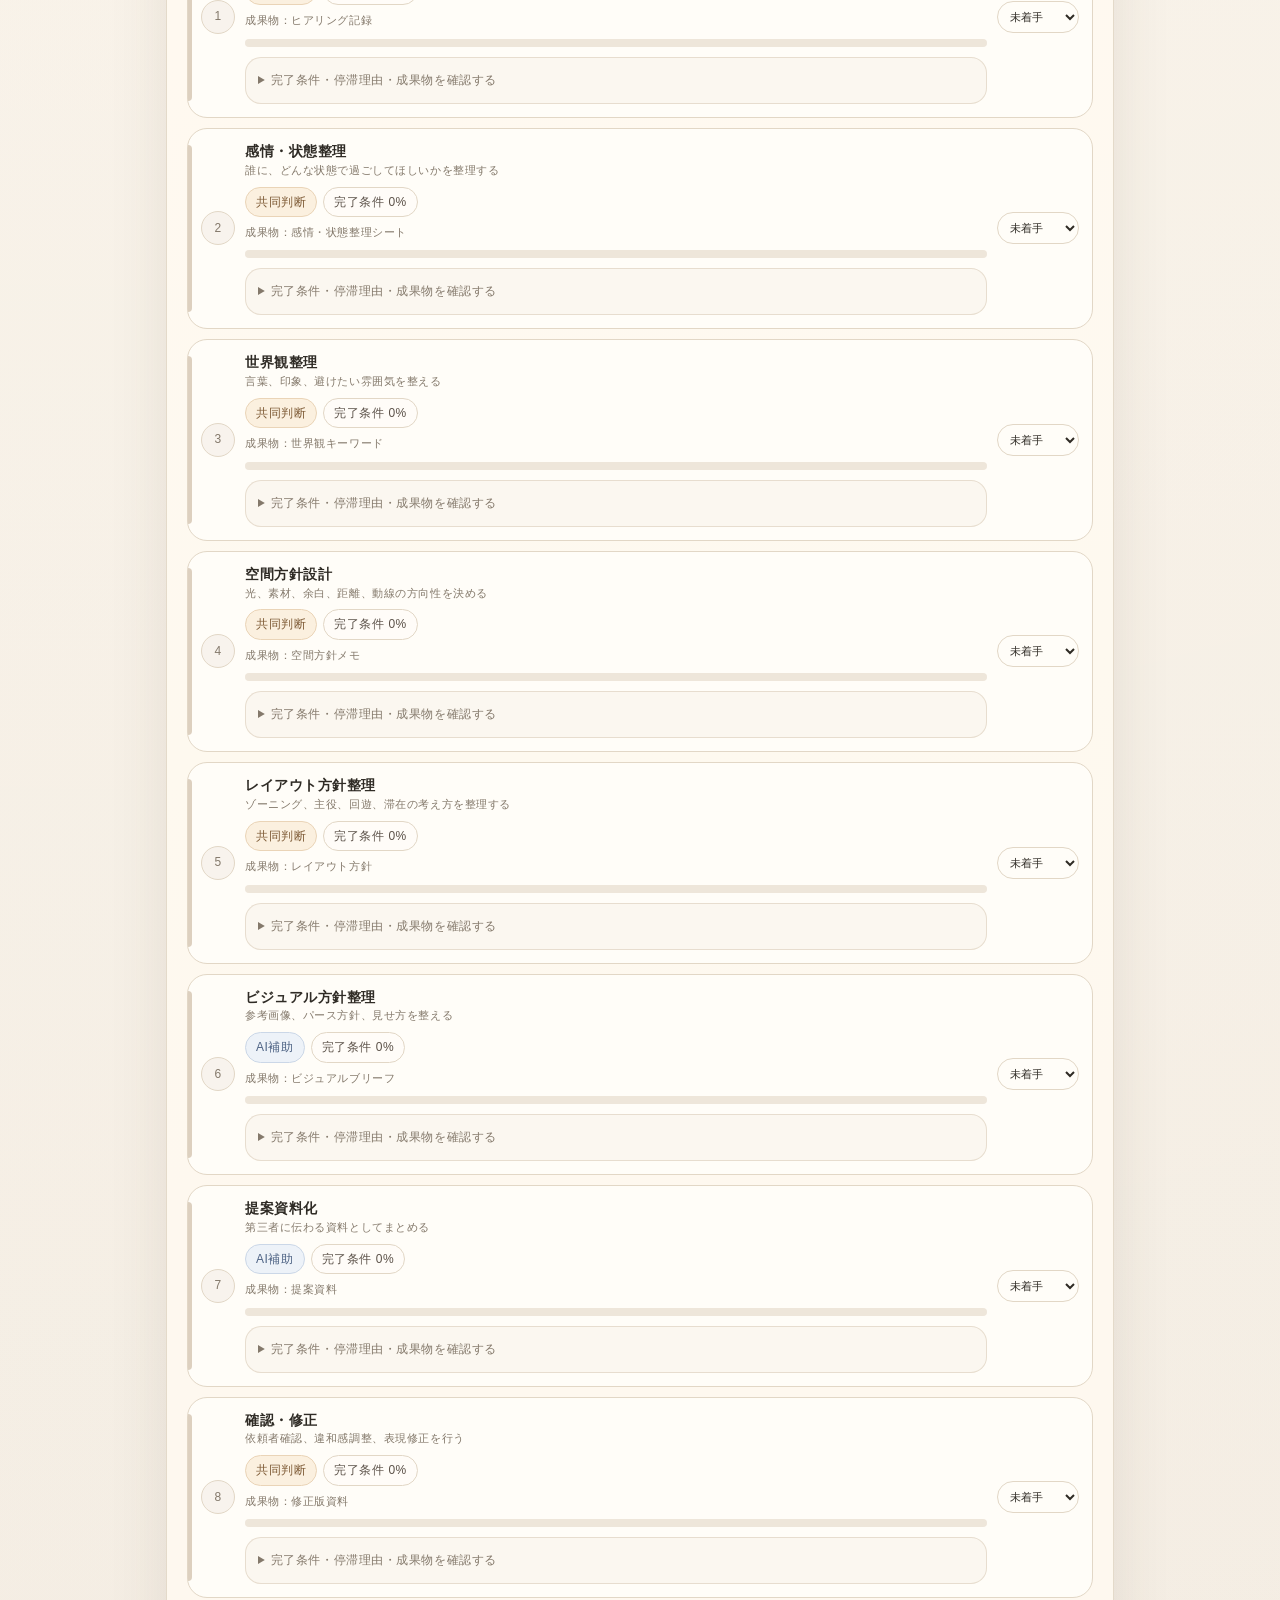
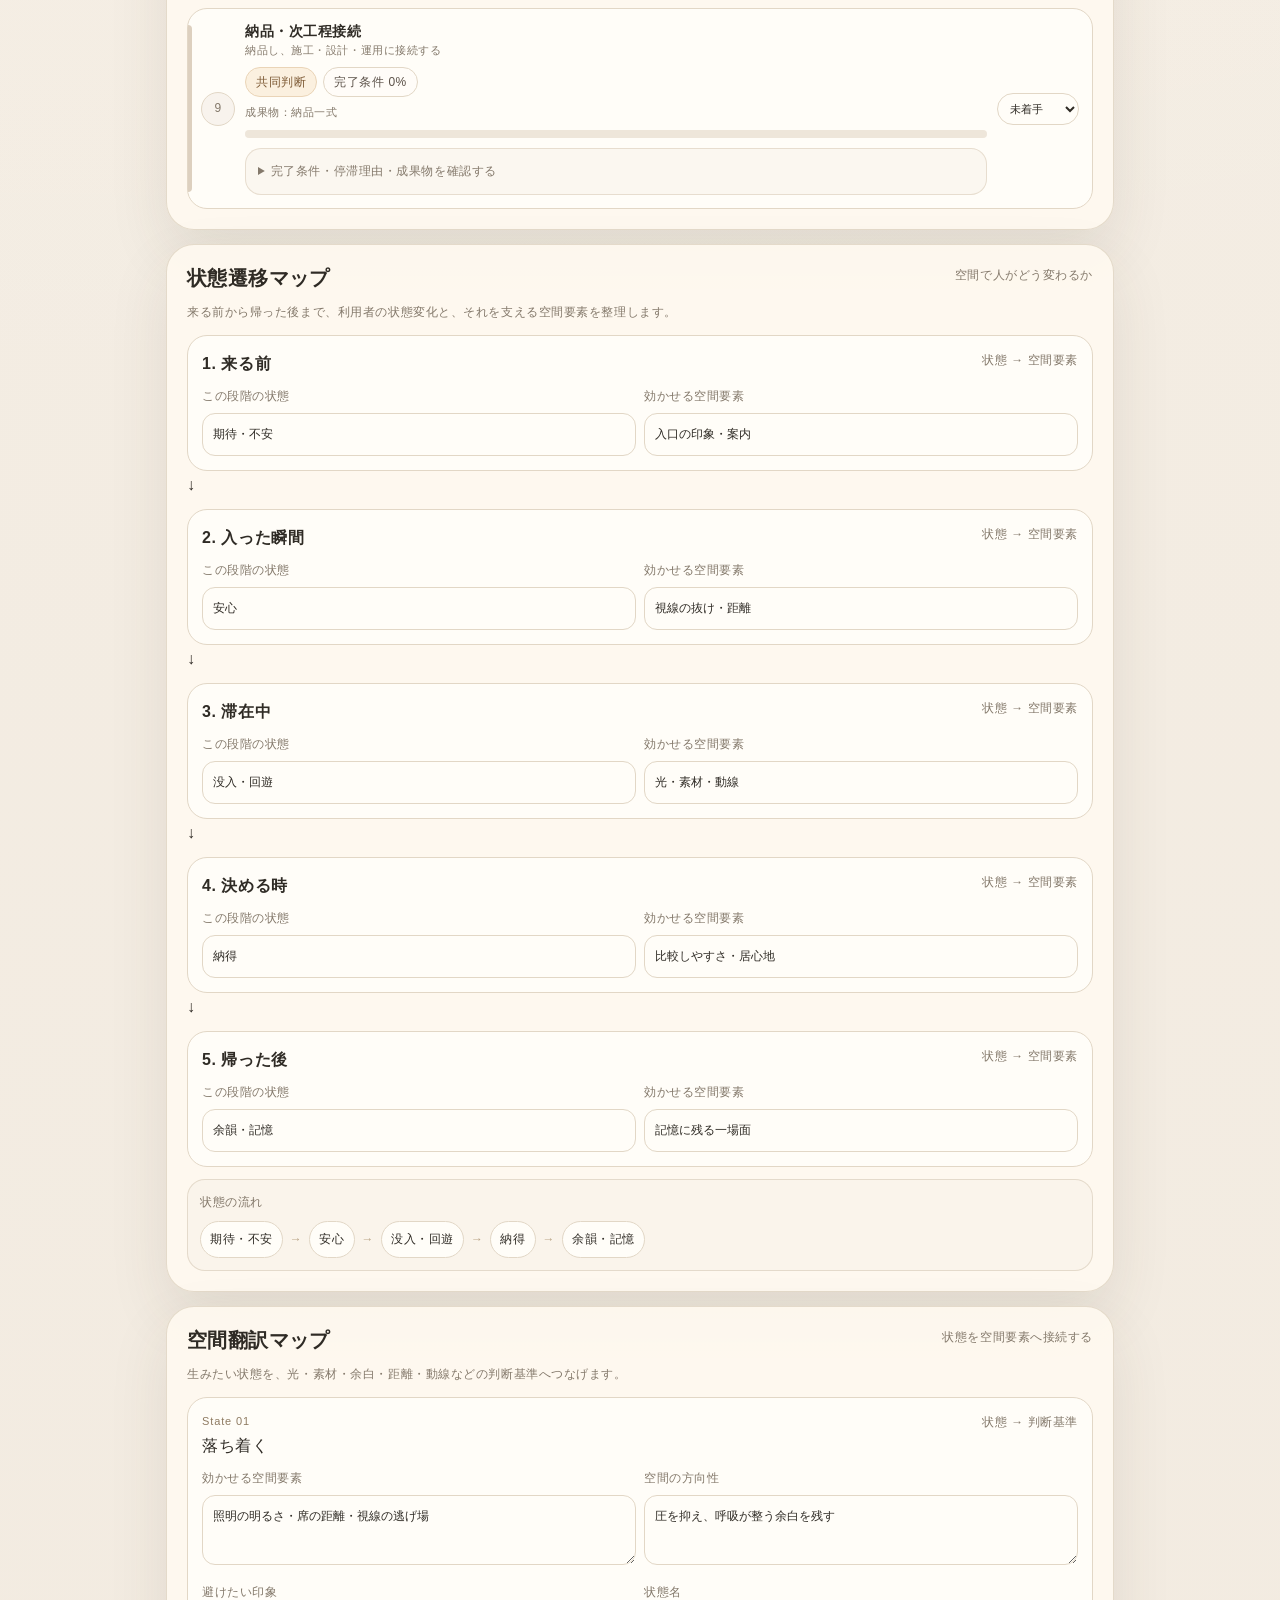
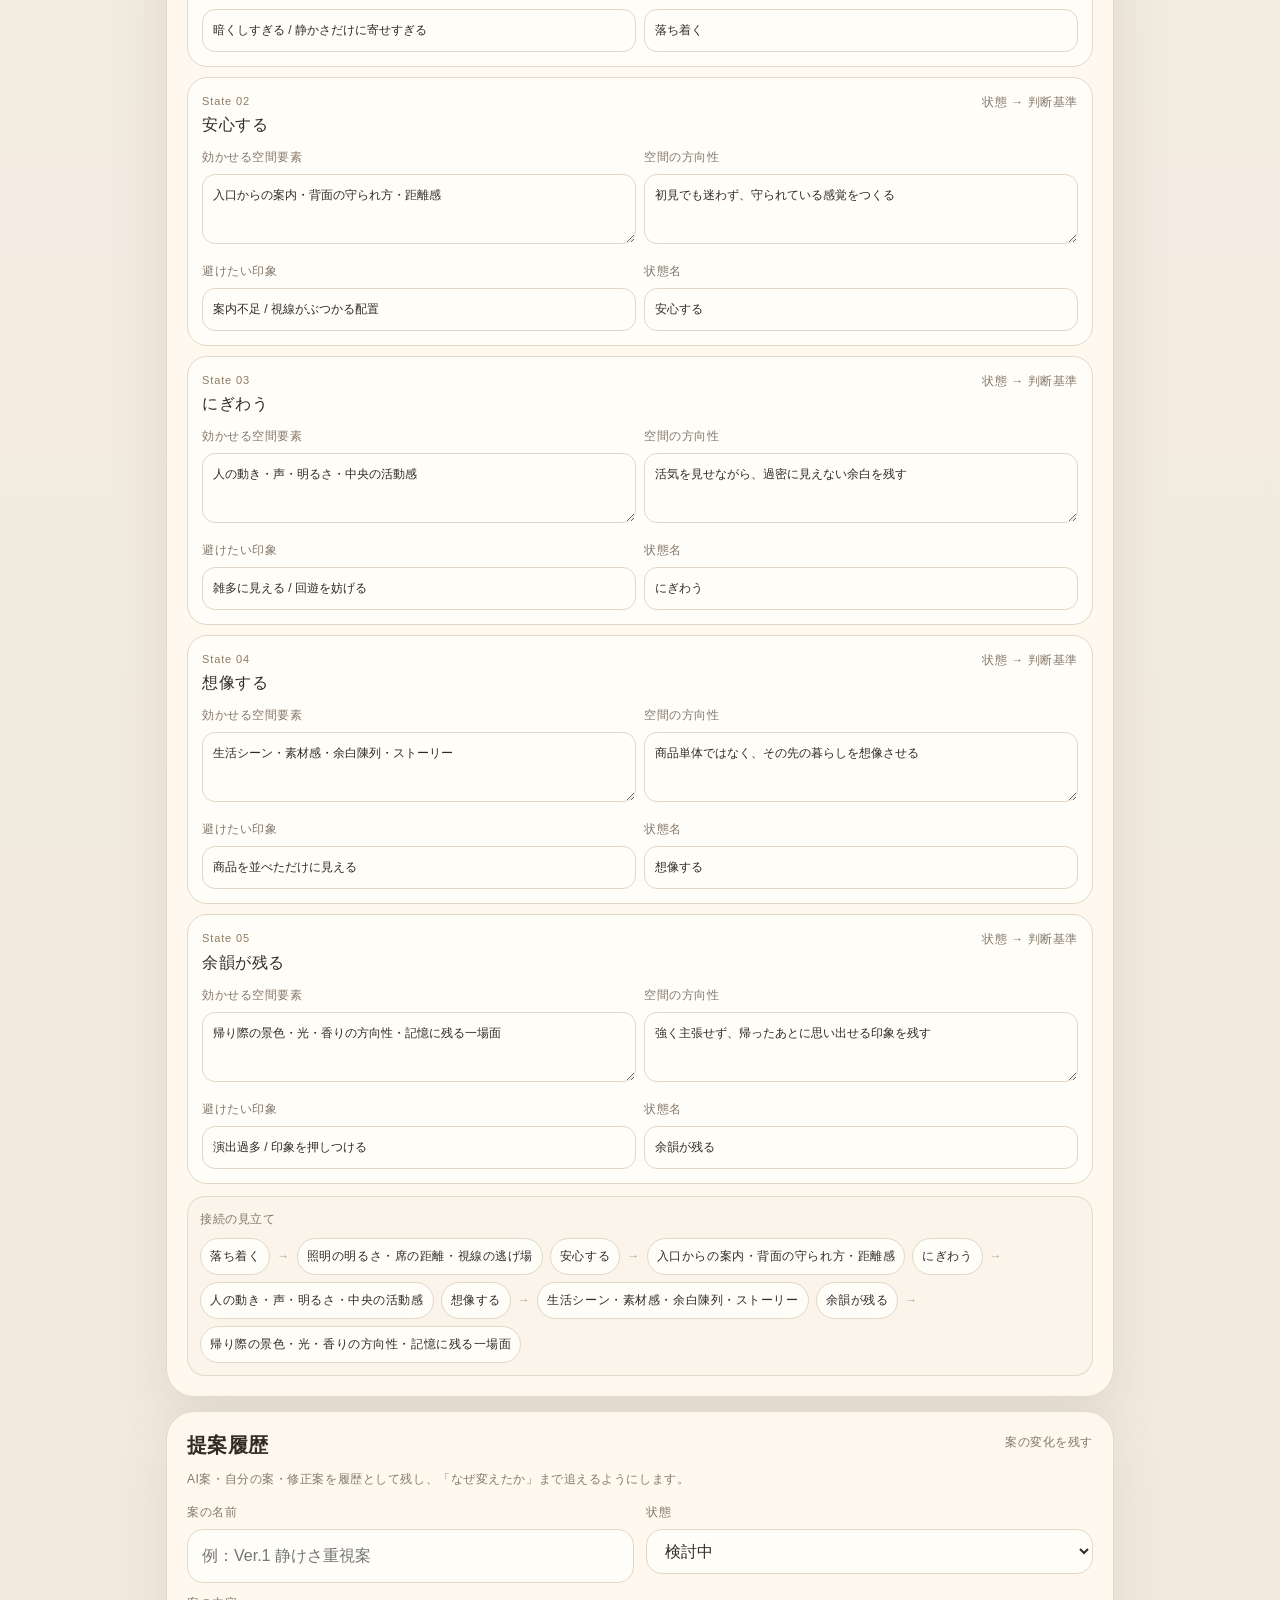
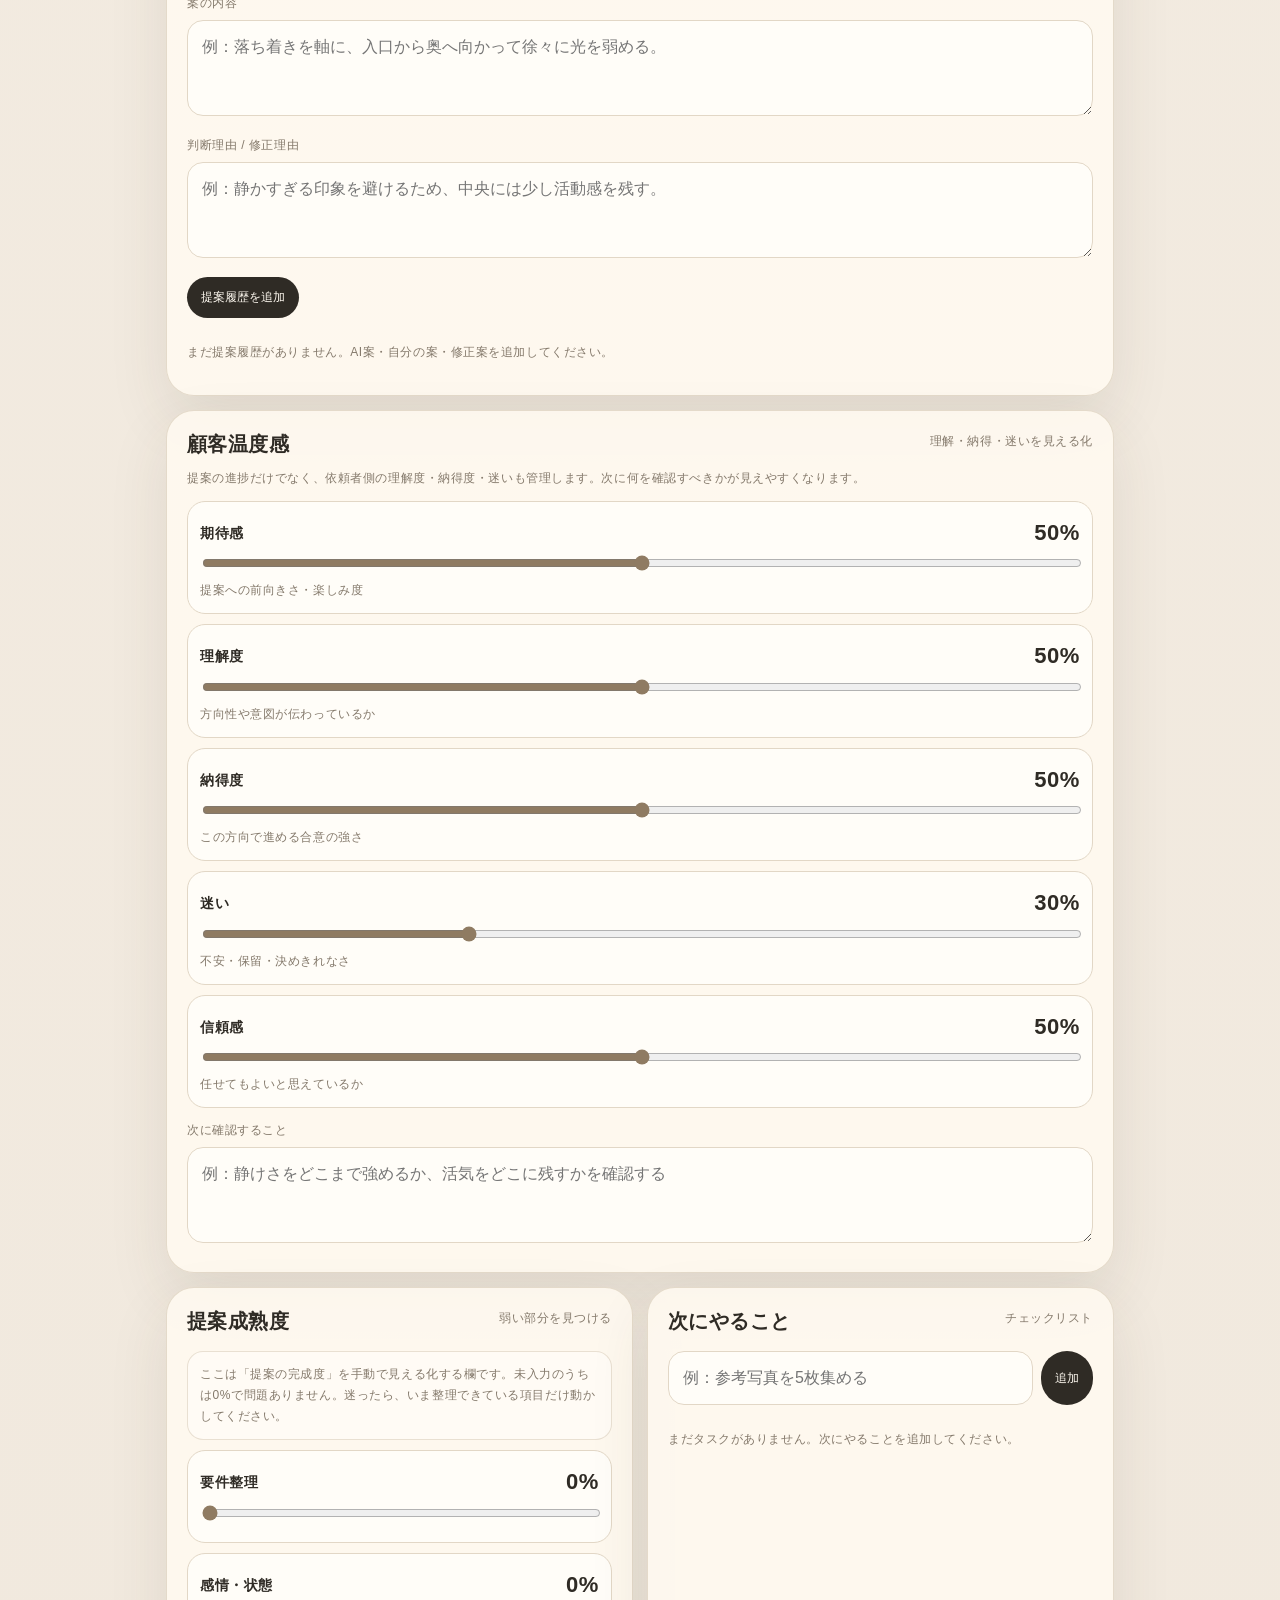
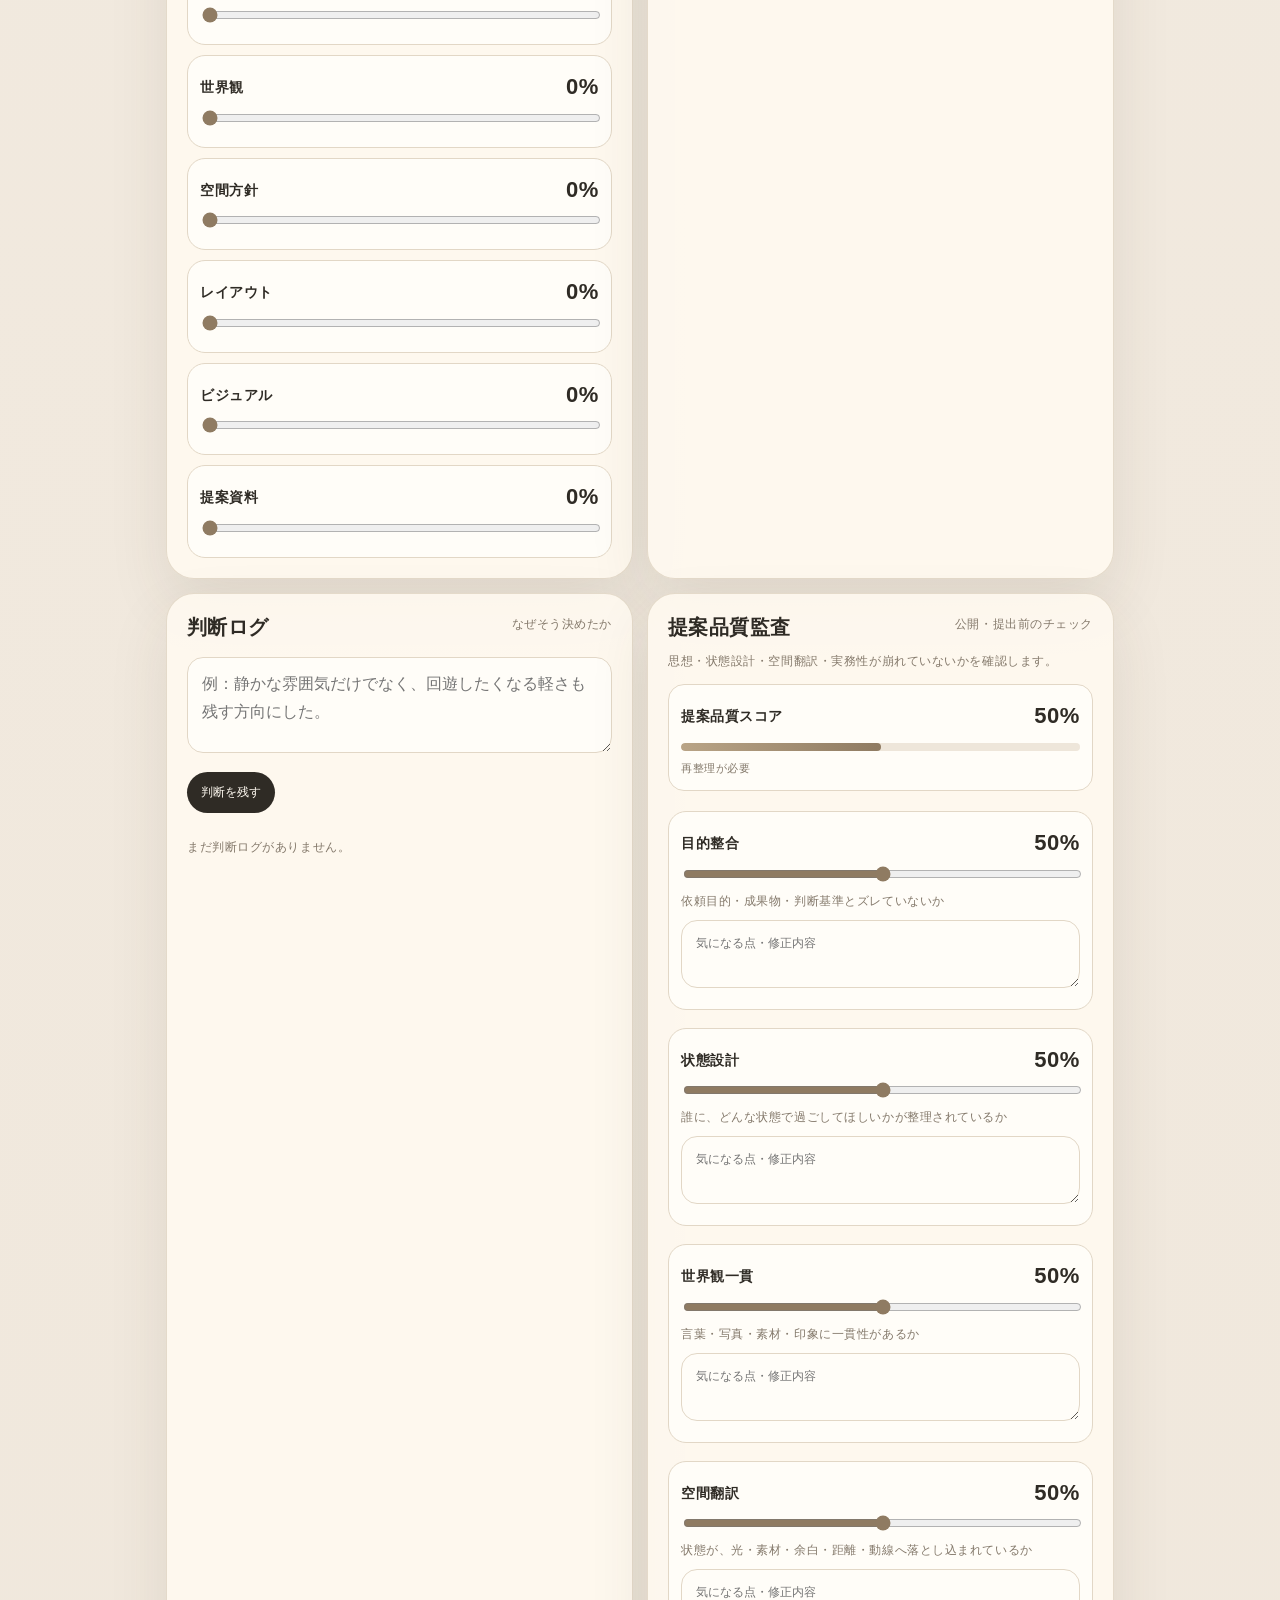
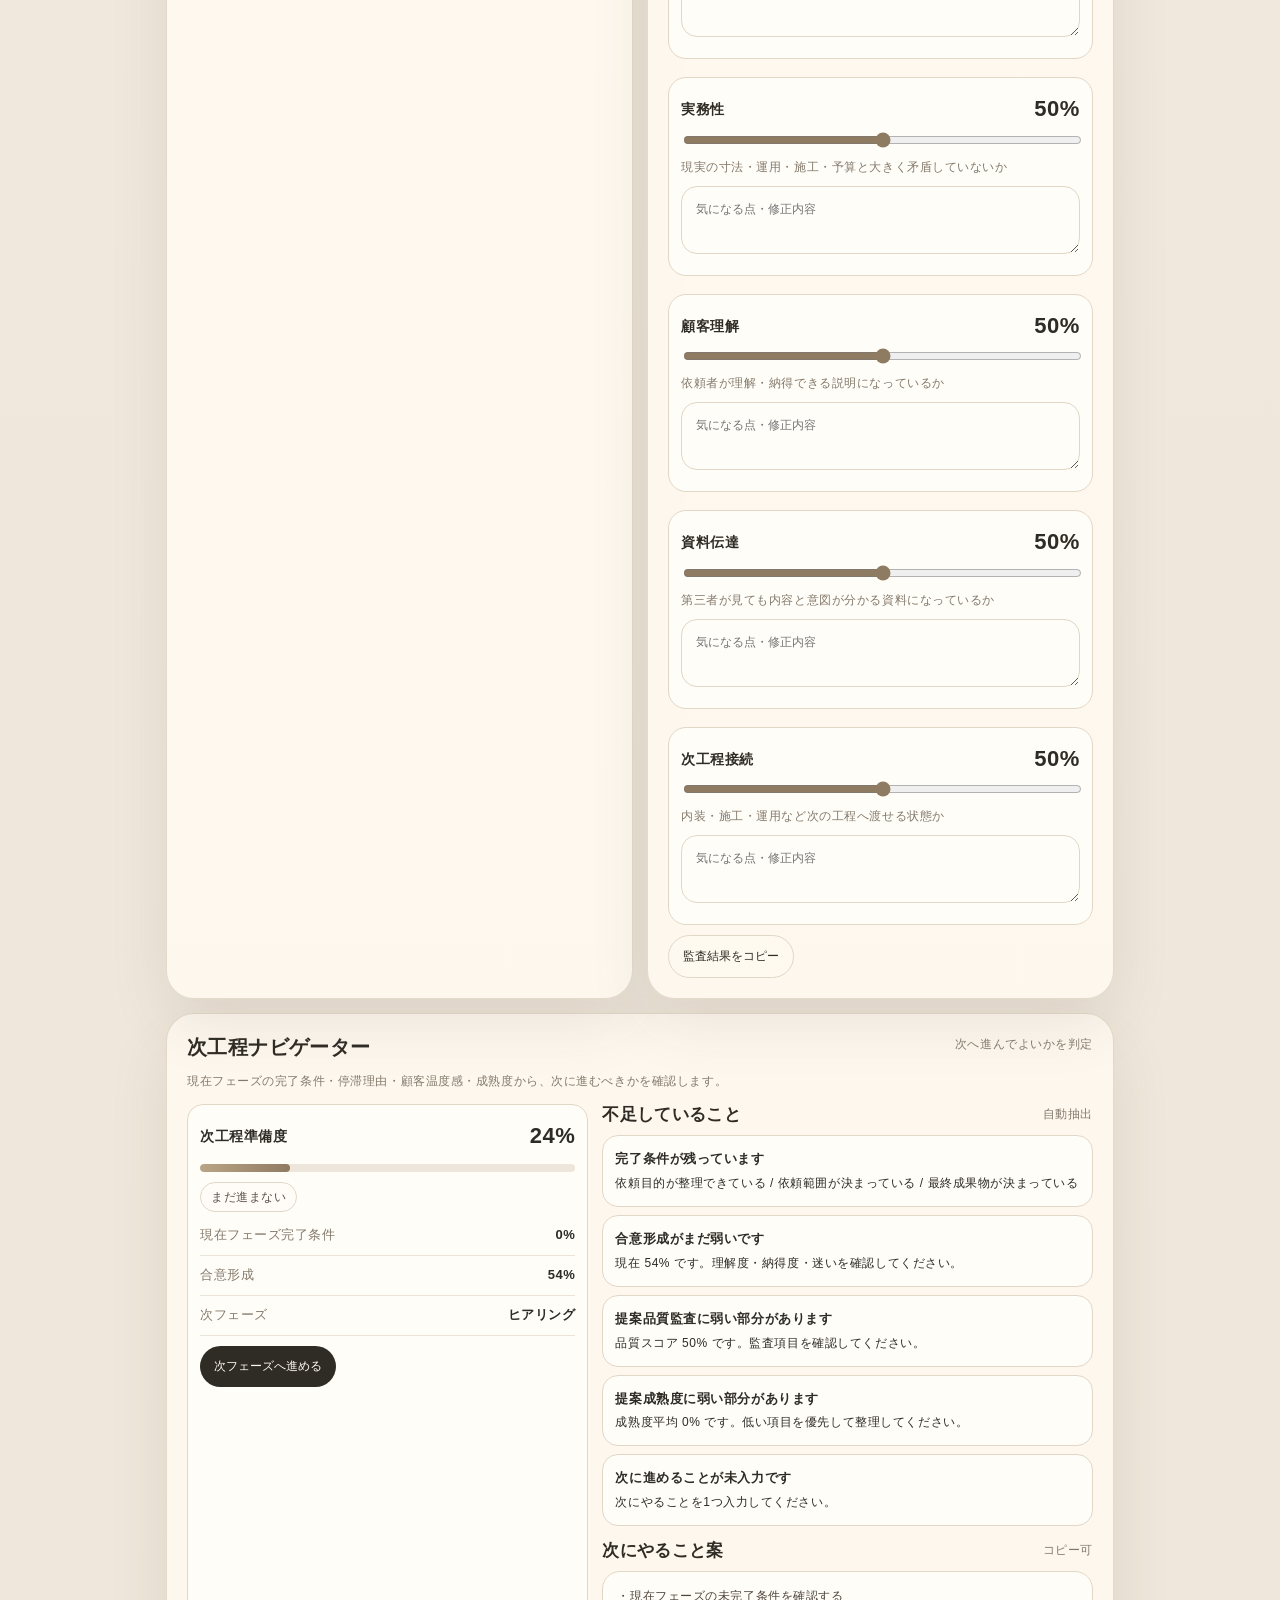
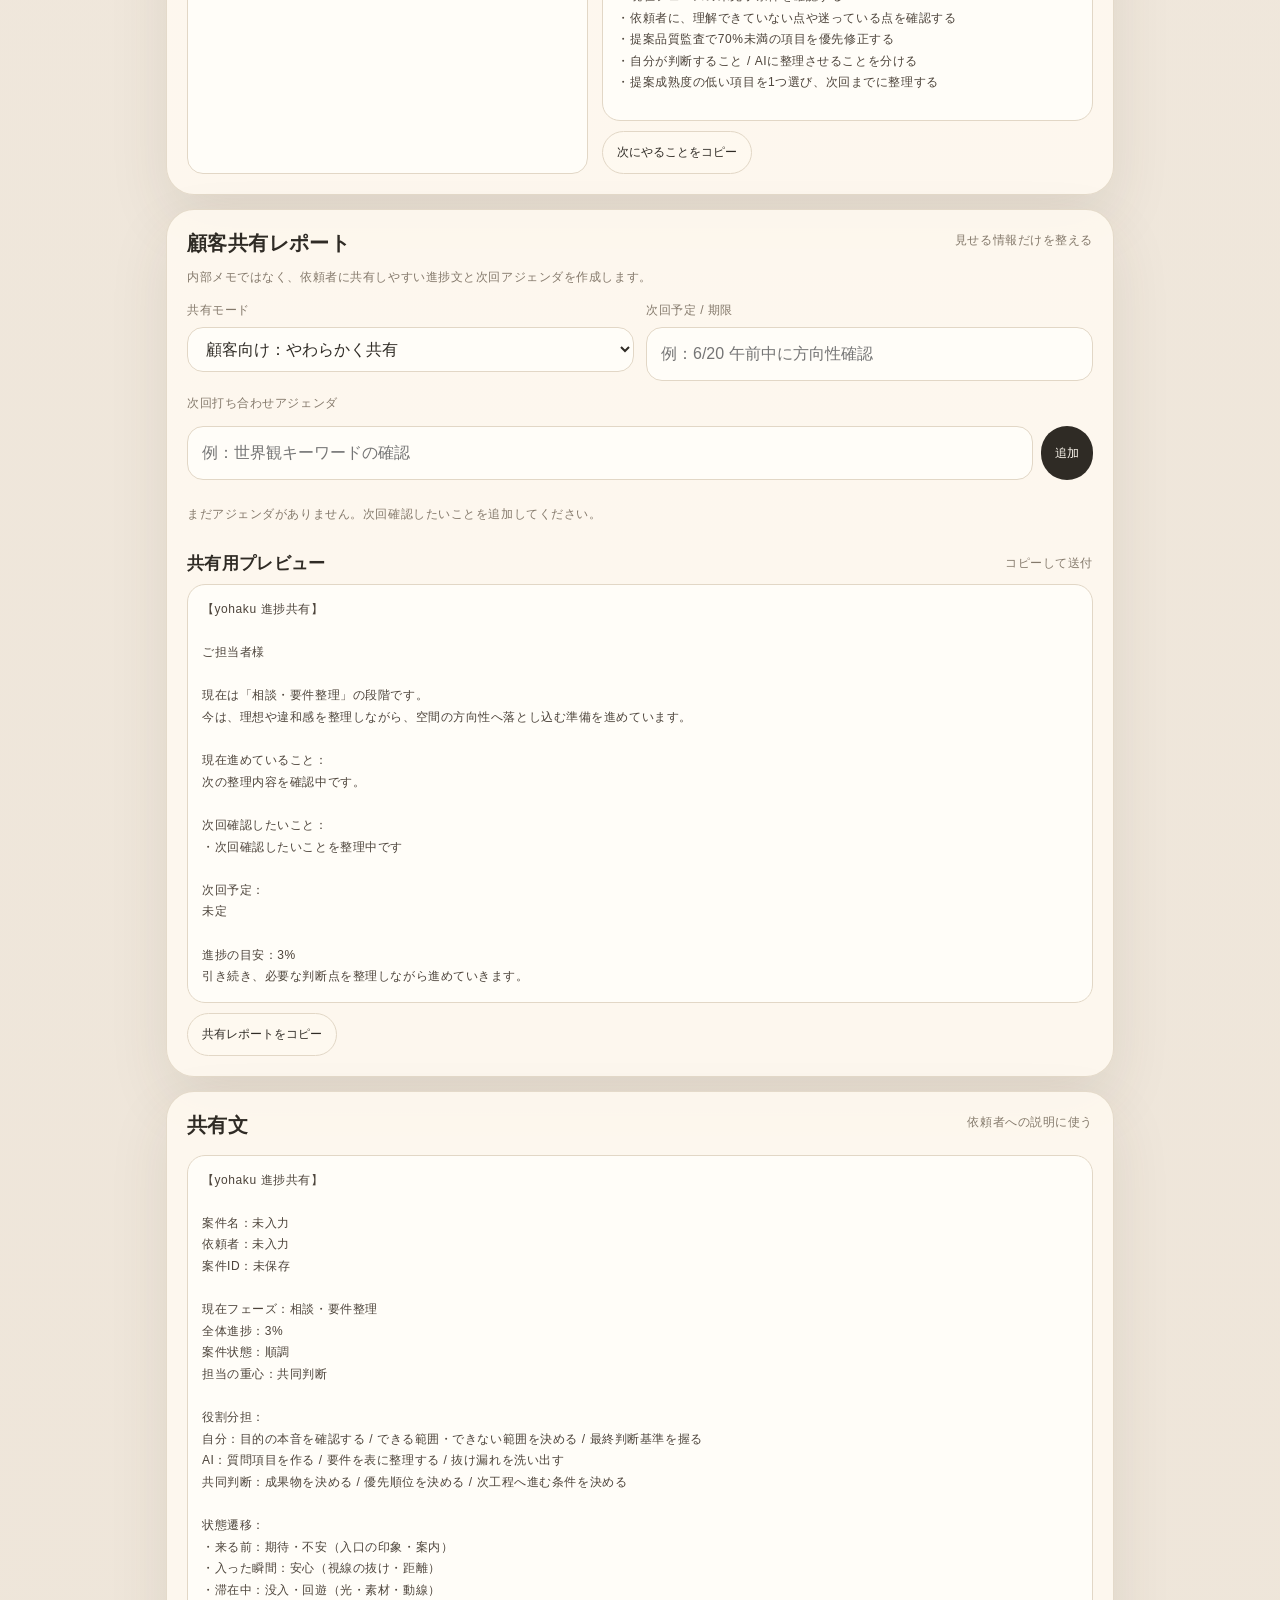
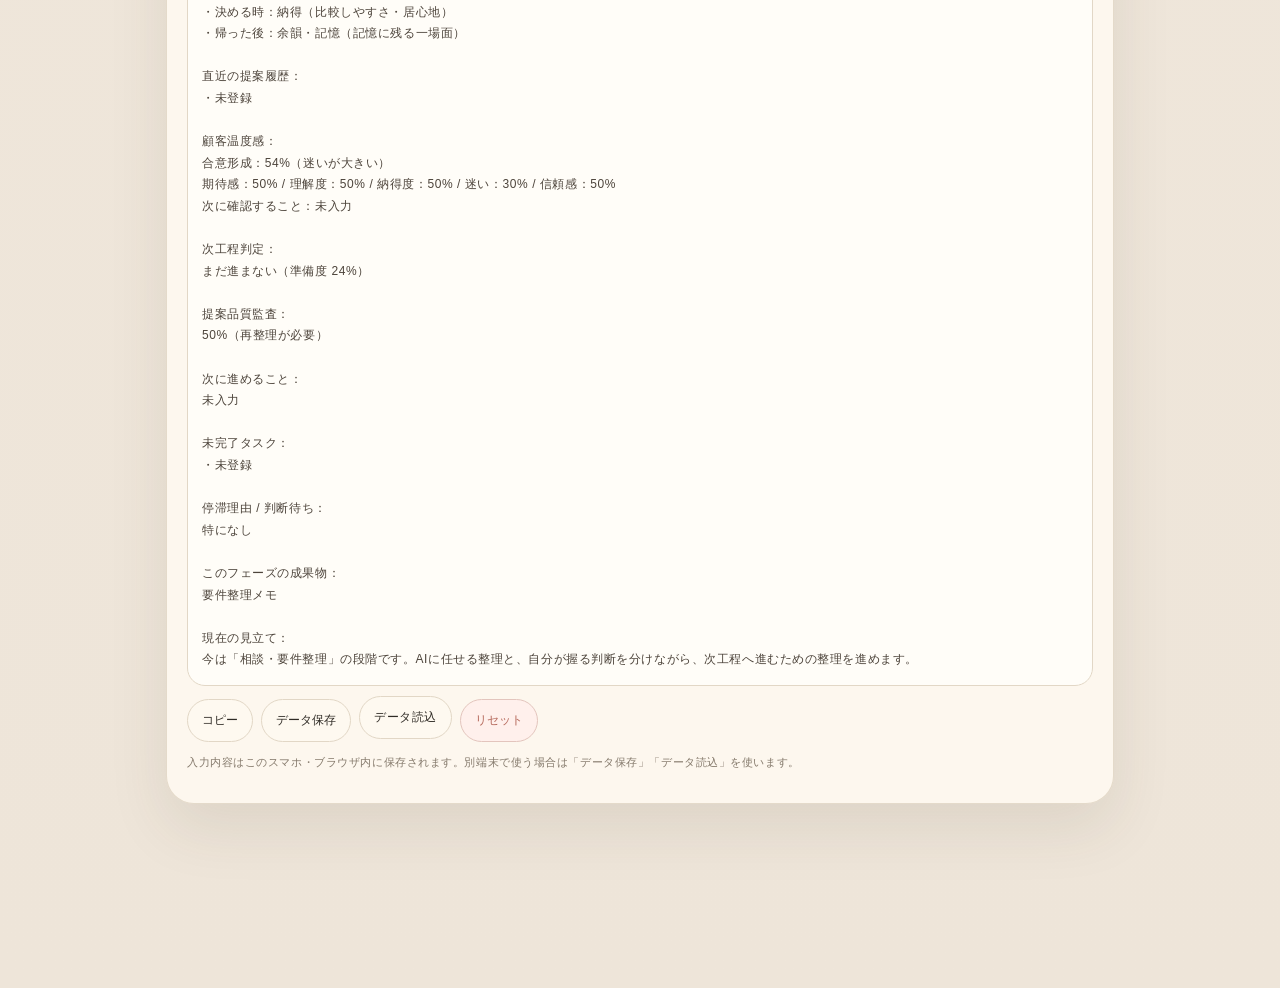
<file: progress.html>
<!doctype html>
<html lang="ja">
<head>
  <meta charset="utf-8" />
  <meta name="viewport" content="width=device-width,initial-scale=1,viewport-fit=cover" />
  <title>yohaku Progress v13</title>
  <style>
    :root{
      --bg:#f6f0e7;
      --bg2:#eee5d9;
      --card:#fffaf1;
      --card2:#fffdf8;
      --ink:#2f2b25;
      --muted:#84796b;
      --soft:#b9a486;
      --line:#e2d7c6;
      --accent:#8f7b62;
      --human:#6f8b68;
      --human-bg:#edf4ea;
      --ai:#647da4;
      --ai-bg:#edf2f8;
      --joint:#b08355;
      --joint-bg:#fbf0df;
      --risk:#b66a5d;
      --risk-bg:#fff0ec;
      --good:#6d8e75;
      --wait:#c49a5f;
      --shadow:0 24px 60px rgba(64,55,43,.10);
      --radius:28px;
      --navH:96px;
    }
    *{box-sizing:border-box}
    html{scroll-behavior:smooth}
    body{
      margin:0;
      background:
        radial-gradient(circle at 12% 0%,rgba(255,250,241,.95),transparent 34%),
        linear-gradient(180deg,var(--bg),var(--bg2));
      color:var(--ink);
      font-family:-apple-system,BlinkMacSystemFont,"Hiragino Sans","Yu Gothic",YuGothic,Meiryo,sans-serif;
      line-height:1.75;
      letter-spacing:.035em;
    }
    button,input,select,textarea{font:inherit}
    button{touch-action:manipulation}
    .app{width:min(980px,100%);margin:0 auto;padding:16px 16px calc(var(--navH) + 88px + env(safe-area-inset-bottom))}
    section[id],.card[id]{scroll-margin-top:108px}
    .topbar{
      position:sticky;top:0;z-index:30;
      margin:-16px -16px 18px;padding:calc(10px + env(safe-area-inset-top)) 16px 10px;
      backdrop-filter:blur(18px);
      background:rgba(246,240,231,.86);
      border-bottom:1px solid rgba(226,215,198,.78);
    }
    .topbar-inner{width:min(980px,100%);margin:0 auto;display:flex;align-items:center;justify-content:space-between;gap:12px}
    .brand{display:flex;align-items:center;gap:10px;min-width:0}
    .mark{width:36px;height:36px;border-radius:999px;border:1px solid var(--soft);display:grid;place-items:center;color:var(--accent);font-family:Georgia,serif;font-style:italic;background:rgba(255,250,241,.75);flex:0 0 auto}
    .brand-title{font-size:15px;font-weight:720;letter-spacing:.08em;white-space:nowrap}
    .brand-sub{font-size:10px;color:var(--muted);margin-top:-5px;white-space:nowrap}
    .mini-actions,.btn-row{display:flex;gap:8px;flex-wrap:wrap;align-items:center}
    .ghost-btn,.primary-btn,.danger-btn,.soft-btn{
      border:0;border-radius:999px;padding:10px 14px;cursor:pointer;white-space:nowrap;font-size:12px;text-decoration:none;display:inline-flex;align-items:center;justify-content:center;gap:6px;
    }
    .primary-btn{background:var(--ink);color:#fffaf1}
    .ghost-btn{background:rgba(255,250,241,.82);border:1px solid var(--line);color:var(--ink)}
    .soft-btn{background:#f2e8d9;border:1px solid var(--line);color:#5a4f43}
    .danger-btn{background:var(--risk-bg);color:var(--risk);border:1px solid #e3c5bd}
    .hero{padding:28px 0 18px}.eyebrow{font-size:12px;letter-spacing:.18em;text-transform:uppercase;color:var(--accent);margin-bottom:10px}
    h1{font-size:clamp(30px,8vw,56px);line-height:1.15;margin:0 0 14px;font-weight:760;letter-spacing:.04em}
    .lead{font-size:14px;color:var(--muted);max-width:720px;margin:0}.lead strong{color:var(--ink);font-weight:650}
    h2{font-size:20px;line-height:1.35;margin:0;font-weight:760;letter-spacing:.02em}.section-title{display:flex;align-items:flex-start;justify-content:space-between;gap:12px;margin-bottom:16px}.small{font-size:12px;color:var(--muted)}
    .card{background:rgba(255,250,241,.88);border:1px solid rgba(226,215,198,.9);border-radius:var(--radius);box-shadow:var(--shadow);padding:20px;margin-top:14px;overflow:hidden}
    .card.subtle{background:rgba(255,253,248,.75)}
    .grid{display:grid;grid-template-columns:1fr;gap:14px}@media(min-width:780px){.grid.two{grid-template-columns:1fr 1fr}.grid.three{grid-template-columns:repeat(3,1fr)}}
    label{display:block;font-size:12px;color:var(--muted);margin:0 0 6px}
    input,select,textarea{width:100%;border:1px solid var(--line);background:#fffdf8;color:var(--ink);border-radius:16px;padding:12px 14px;outline:none;box-shadow:none}
    textarea{min-height:96px;resize:vertical}input:focus,select:focus,textarea:focus{border-color:var(--soft);box-shadow:0 0 0 4px rgba(185,164,134,.16)}
    .field-grid{display:grid;grid-template-columns:1fr;gap:12px}@media(min-width:640px){.field-grid.two{grid-template-columns:1fr 1fr}}
    .pill{display:inline-flex;align-items:center;gap:6px;padding:7px 10px;border-radius:999px;border:1px solid var(--line);background:rgba(255,253,248,.72);font-size:12px;color:#5b5148;line-height:1.2}.pill.human{background:var(--human-bg);border-color:#cfdcc9;color:#506a4b}.pill.ai{background:var(--ai-bg);border-color:#cbd7e7;color:#4e6384}.pill.joint{background:var(--joint-bg);border-color:#ead4b7;color:#7e5b36}.pill.risk{background:var(--risk-bg);border-color:#e6c7bf;color:#8b4f46}.pill.good{background:#eef5ec;border-color:#cfdcc9;color:#547358}
    .dot{width:8px;height:8px;border-radius:999px;background:var(--soft);display:inline-block}.dot.good{background:var(--good)}.dot.wait{background:var(--wait)}.dot.risk{background:var(--risk)}.dot.ai{background:var(--ai)}.dot.human{background:var(--human)}.dot.joint{background:var(--joint)}
    .home-grid{display:grid;grid-template-columns:1fr 1fr;gap:10px}.home-metric{background:#fffdf8;border:1px solid var(--line);border-radius:22px;padding:14px;min-height:116px;display:flex;flex-direction:column;justify-content:space-between}.home-metric .label{font-size:12px;color:var(--muted)}.home-metric .value{font-size:26px;line-height:1.25;font-weight:760;margin-top:8px}.home-metric .note{font-size:11px;color:var(--muted)}
    .focus-box{border:1px solid var(--line);background:rgba(255,253,248,.75);border-radius:18px;padding:12px;margin-top:12px;font-size:12px;color:#51483e}.focus-box strong{display:block;margin-bottom:6px;color:var(--ink)}
    .quick-grid{display:grid;grid-template-columns:1fr 1fr;gap:8px;margin-top:14px}@media(min-width:720px){.quick-grid{grid-template-columns:repeat(5,1fr)}}.quick-grid .ghost-btn,.quick-grid .primary-btn{width:100%}
    .circle-wrap{display:flex;justify-content:center;align-items:center;min-height:210px}.circle{--p:0;width:176px;height:176px;border-radius:50%;display:grid;place-items:center;background:radial-gradient(circle at center,var(--card) 0 58%,transparent 59%),conic-gradient(var(--accent) calc(var(--p)*1%),#e8dfd1 0)}.circle strong{display:block;text-align:center;font-size:38px;line-height:1;font-weight:760}.circle span{display:block;font-size:11px;color:var(--muted);text-align:center;margin-top:5px}
    .summary-list{display:grid;gap:8px;margin-top:12px}.summary-item{display:flex;align-items:flex-start;justify-content:space-between;gap:10px;border-bottom:1px solid rgba(226,215,198,.68);padding:0 0 8px;font-size:13px}.summary-item span:first-child{color:var(--muted)}.summary-item strong{text-align:right}
    .progress-line{height:8px;background:#eee6da;border-radius:999px;overflow:hidden}.progress-line>i{display:block;height:100%;width:0;background:linear-gradient(90deg,var(--soft),var(--accent));border-radius:999px}.progress-line.ai>i{background:linear-gradient(90deg,#9db0ca,var(--ai))}.progress-line.human>i{background:linear-gradient(90deg,#a9c3a1,var(--human))}.progress-line.joint>i{background:linear-gradient(90deg,#d2a870,var(--joint))}
    .role-now{display:grid;gap:10px}.role-card{border-radius:20px;border:1px solid var(--line);padding:14px;background:#fffdf8}.role-card.human{border-color:#cad8c4;background:var(--human-bg)}.role-card.ai{border-color:#cbd7e7;background:var(--ai-bg)}.role-card.joint{border-color:#ead4b7;background:var(--joint-bg)}.role-card h3{font-size:14px;margin:0 0 6px}.role-card p{margin:0;font-size:12px;color:#51483e}
    .phase-map,.role-map,.task-list,.log,.project-list{display:grid;gap:10px}.phase{display:grid;grid-template-columns:34px 1fr auto;gap:10px;align-items:center;border:1px solid var(--line);background:#fffdf8;border-radius:20px;padding:13px;position:relative}.phase:before{content:"";position:absolute;left:0;top:16px;bottom:16px;width:4px;border-radius:0 999px 999px 0;background:#ddd0bf}.phase.current{background:#fff7eb;border-color:#cdb692;box-shadow:0 18px 34px rgba(143,123,98,.13)}.phase.done{background:#f4f8f1;border-color:#ceddc8}.phase.waiting{background:#fff8ed;border-color:#ead0aa}.phase.risk{background:#fff2ee;border-color:#e0bfb7}.phase.current:before{background:var(--accent)}.phase.done:before{background:var(--good)}.phase.waiting:before{background:var(--wait)}.phase.risk:before{background:var(--risk)}.phase-num{width:34px;height:34px;border-radius:999px;display:grid;place-items:center;background:rgba(245,240,232,.7);border:1px solid var(--line);font-size:12px;color:var(--muted);flex:0 0 auto}.phase-title{font-weight:760;font-size:14px;line-height:1.35}.phase-desc{font-size:11px;color:var(--muted);line-height:1.45;margin-top:2px}.phase select{width:auto;max-width:120px;border-radius:999px;padding:8px 8px;font-size:11px}.phase-status-row{display:flex;gap:6px;flex-wrap:wrap;margin-top:8px}.phase-detail{margin-top:10px;padding:12px;border:1px solid rgba(226,215,198,.78);background:rgba(246,240,231,.44);border-radius:16px}.phase-detail summary{cursor:pointer}.check-grid{display:grid;gap:8px;margin-top:10px}.check-item{display:grid;grid-template-columns:auto 1fr;gap:8px;font-size:12px;color:#4e463d;line-height:1.55}.check-item input{width:16px;height:16px;margin-top:2px;accent-color:var(--accent)}.phase-note-grid{display:grid;grid-template-columns:1fr;gap:10px;margin-top:12px}@media(min-width:720px){.phase-note-grid{grid-template-columns:1fr 1fr}}.mini-field textarea,.mini-field input{font-size:12px;min-height:48px;padding:10px;border-radius:13px}.mini-field textarea{min-height:78px}.phase-complete-rate{font-size:11px;color:var(--muted);margin-top:6px}
    .role-phase{border:1px solid var(--line);background:#fffdf8;border-radius:20px;padding:14px}.role-phase-head{display:flex;align-items:center;justify-content:space-between;gap:8px;margin-bottom:10px}.role-columns{display:grid;grid-template-columns:1fr;gap:8px}@media(min-width:720px){.role-columns{grid-template-columns:repeat(3,1fr)}}.role-mini{border-radius:16px;padding:12px;font-size:12px;line-height:1.65;border:1px solid var(--line)}.role-mini.human{background:var(--human-bg);border-color:#cad8c4}.role-mini.ai{background:var(--ai-bg);border-color:#cbd7e7}.role-mini.joint{background:var(--joint-bg);border-color:#ead4b7}.role-mini b{display:block;margin-bottom:4px}.role-mini ul{margin:0;padding-left:1.2em}

    .use-guide{display:grid;gap:8px;margin-top:12px}.use-step{display:grid;grid-template-columns:32px 1fr;gap:10px;align-items:start;border:1px solid var(--line);background:#fffdf8;border-radius:16px;padding:11px}.use-step b{display:grid;place-items:center;width:32px;height:32px;border-radius:999px;background:#f2e8d9;color:#6b5b49}.use-step strong{font-size:13px}.use-step span{display:block;font-size:11px;color:var(--muted);margin-top:2px}
    details.role-phase{padding:0;overflow:hidden}.role-summary{list-style:none;cursor:pointer;padding:14px;display:flex;align-items:center;justify-content:space-between;gap:10px}.role-summary::-webkit-details-marker{display:none}.role-phase[open] .role-summary{border-bottom:1px solid rgba(226,215,198,.7)}.role-phase .role-columns{padding:12px}.role-summary small{font-size:11px;color:var(--muted)}
    .compact-note{font-size:12px;color:var(--muted);background:rgba(255,253,248,.7);border:1px solid rgba(226,215,198,.75);border-radius:16px;padding:12px;margin-top:10px}
    .journey-flow,.translation-map{display:grid;gap:10px}.journey-node,.translate-row{border:1px solid var(--line);background:#fffdf8;border-radius:20px;padding:14px}.journey-head,.translate-head{display:flex;justify-content:space-between;gap:8px;margin-bottom:8px}.journey-stage,.translate-label{font-size:11px;color:var(--accent);letter-spacing:.08em}.journey-fields,.translate-fields{display:grid;grid-template-columns:1fr;gap:8px}@media(min-width:720px){.journey-fields,.translate-fields{grid-template-columns:1fr 1fr}}.journey-fields input,.translate-fields input,.translate-fields textarea{font-size:12px;padding:10px;border-radius:13px}.translate-fields textarea{min-height:70px}.flow-preview,.connection-preview{margin-top:12px;padding:12px;border-radius:18px;background:rgba(246,240,231,.54);border:1px solid rgba(226,215,198,.88)}.chip-line{display:flex;flex-wrap:wrap;gap:7px;align-items:center;font-size:12px}.chip{padding:7px 9px;border-radius:999px;background:#fffdf8;border:1px solid var(--line)}.arrow{color:var(--soft)}
    .proposal-grid{display:grid;gap:10px}.proposal-item{border:1px solid var(--line);background:#fffdf8;border-radius:18px;padding:12px;font-size:12px}.proposal-title-row{display:flex;justify-content:space-between;gap:8px}.proposal-title{font-size:14px;font-weight:760}.proposal-meta{font-size:11px;color:var(--muted)}
    .slider-card{border:1px solid var(--line);border-radius:18px;background:#fffdf8;padding:12px;margin-top:10px}.slider-head{display:flex;justify-content:space-between;gap:8px;align-items:center;font-size:14px;font-weight:650}.slider-head strong{font-size:22px}input[type=range]{padding:0;border:0;background:transparent;accent-color:var(--accent)}.slider-card textarea{margin-top:8px;min-height:66px;font-size:12px}
    .task-form{display:grid;grid-template-columns:1fr auto;gap:8px;margin:12px 0}.task{display:grid;grid-template-columns:auto 1fr auto;gap:9px;align-items:start;background:#fffdf8;border:1px solid var(--line);border-radius:18px;padding:12px}.task input[type=checkbox]{width:18px;height:18px;margin-top:3px;accent-color:var(--accent)}.task.done .task-text{text-decoration:line-through;color:var(--muted)}.task-text{font-size:13px}.task button,.plain-x{border:0;background:transparent;color:var(--muted);font-size:18px;padding:0 4px;cursor:pointer}.log-item{border:1px solid var(--line);background:#fffdf8;border-radius:18px;padding:12px;font-size:12px}.log-date{font-size:11px;color:var(--muted);margin-bottom:4px}
    .quality-list,.issue-list{display:grid;gap:8px}.quality-item,.issue-item{border:1px solid var(--line);background:#fffdf8;border-radius:16px;padding:12px;font-size:12px}.quality-item b,.issue-item b{display:block;font-size:13px;margin-bottom:2px}
    .next-nav-grid{display:grid;grid-template-columns:1fr;gap:14px}@media(min-width:820px){.next-nav-grid{grid-template-columns:.9fr 1.1fr}}
    .export-box{white-space:pre-wrap;font-size:12px;background:#fffdf8;border:1px solid var(--line);border-radius:18px;padding:14px;min-height:150px;color:#4d443b;line-height:1.8}.hidden{display:none!important}.muted-line{height:1px;background:rgba(226,215,198,.7);margin:16px 0}.hint{font-size:11px;color:var(--muted);margin-top:8px}.bottom-nav{position:fixed;left:50%;bottom:calc(12px + env(safe-area-inset-bottom));transform:translateX(-50%);z-index:40;width:min(520px,calc(100% - 26px));height:58px;background:rgba(255,250,241,.92);border:1px solid rgba(226,215,198,.92);box-shadow:0 20px 60px rgba(47,43,37,.18);backdrop-filter:blur(20px);border-radius:999px;display:grid;grid-template-columns:repeat(5,1fr);padding:6px}.bottom-nav a{text-decoration:none;color:var(--muted);font-size:11px;border-radius:999px;display:grid;place-items:center}.bottom-nav a.active,.bottom-nav a:hover,.bottom-nav a:active{background:#f2e8d9;color:var(--ink);font-weight:650}
    @media(max-width:520px){.app{padding-left:14px;padding-right:14px}.card{padding:17px;border-radius:24px}.topbar{padding-left:14px;padding-right:14px}.brand-title{font-size:14px}.ghost-btn,.primary-btn,.danger-btn,.soft-btn{padding:9px 12px}.home-grid{grid-template-columns:1fr 1fr}.phase{grid-template-columns:32px 1fr}.phase select{grid-column:2 / 3;width:100%;max-width:none}.circle{width:164px;height:164px}.bottom-nav{height:56px}.bottom-nav a{font-size:10px}}
  </style>
</head>
<body>
  <div class="app">
    <header class="topbar">
      <div class="topbar-inner">
        <div class="brand">
          <div class="mark">y</div>
          <div><div class="brand-title">yohaku Progress</div><div class="brand-sub">空間提案の現在地を可視化する</div></div>
        </div>
        <div class="mini-actions"><button class="ghost-btn" id="saveBtn">保存</button><button class="primary-btn" id="shareTopBtn">共有文</button></div>
      </div>
    </header>

    <section class="hero" id="top">
      <div class="eyebrow">Project map</div>
      <h1>今どこにいるかを、<br>見えるようにする。</h1>
      <p class="lead">依頼ごとに、現在フェーズ・役割分担・次にやること・判断待ちを整理する、<strong>yohaku用の進捗管理アプリ</strong>です。</p>
    </section>

    <section class="card" id="homeDashboard">
      <div class="section-title"><h2>ホーム</h2><span class="small">毎回ここを見る</span></div>
      <div class="home-grid">
        <div class="home-metric"><div><div class="label">現在フェーズ</div><div class="value" id="homePhase">未設定</div></div><div class="note" id="homePhaseSub">案件名は未入力</div></div>
        <div class="home-metric"><div><div class="label">次工程判定</div><div class="value" id="homeReadiness">0%</div></div><div class="note" id="homeReadinessSub">まだ進まない</div></div>
        <div class="home-metric"><div><div class="label">担当の重心</div><div class="value" id="homeRole">自分</div></div><div class="note" id="homeRoleSub">判断軸を決める</div></div>
        <div class="home-metric"><div><div class="label">提案品質</div><div class="value" id="homeQuality">0%</div></div><div class="note" id="homeQualitySub">未判定</div></div>
      </div>
      <div class="focus-box" id="homeFocus"><strong>今日見ること</strong><span>入力内容をもとに自動整理します。</span></div>
      <div class="quick-grid">
        <button class="primary-btn" data-jump="nextNavigator">次へ判定</button>
        <button class="ghost-btn" data-jump="project">案件管理</button>
        <button class="ghost-btn" data-jump="roles">役割分担</button>
        <button class="ghost-btn" data-jump="clientPulse">顧客確認</button>
        <button class="ghost-btn" data-jump="tasks">タスク</button>
      </div>
    </section>

    <section class="grid two" id="project">
      <div class="card">
        <div class="section-title"><h2>案件情報</h2><span class="small">自動保存</span></div>
        <div class="field-grid two">
          <div><label>案件名</label><input id="projectName" placeholder="例：〇〇カフェ 空間方向性整理"></div>
          <div><label>依頼者 / 店舗名</label><input id="clientName" placeholder="例：〇〇様"></div>
          <div><label>現在フェーズ</label><select id="currentPhase"></select></div>
          <div><label>案件状態</label><select id="projectStatus"><option>順調</option><option>確認待ち</option><option>要判断</option><option>停滞</option></select></div>
        </div>
        <div style="margin-top:12px"><label>次に進めること</label><textarea id="nextAction" placeholder="例：参考写真を分類し、避けたい印象を3つ整理する"></textarea></div>
      </div>
      <div class="card" id="currentStatus">
        <div class="section-title"><h2>現在地</h2><span class="pill" id="statusPill"><i class="dot"></i><span>順調</span></span></div>
        <div class="circle-wrap"><div class="circle" id="progressCircle"><div><strong id="overallPercent">0%</strong><span>全体進捗</span></div></div></div>
        <div class="summary-list">
          <div class="summary-item"><span>現在フェーズ</span><strong id="currentPhaseLabel">未設定</strong></div>
          <div class="summary-item"><span>完了フェーズ</span><strong id="doneCount">0 / 10</strong></div>
          <div class="summary-item"><span>未完了タスク</span><strong id="openTaskCount">0件</strong></div>
          <div class="summary-item"><span>確認・判断待ち</span><strong id="waitCount">0件</strong></div>
        </div>
        <div class="progress-line" style="margin-top:12px"><i id="overallBar"></i></div>
        <p class="small" id="nextActionPreview" style="margin-top:12px">次に進めることを入力してください。</p>
      </div>
    </section>

    <section class="card" id="projectLibrary">
      <div class="section-title"><h2>案件ライブラリ</h2><span class="small">複数案件を保存・切替</span></div>
      <p class="small">案件ごとに進捗データを保存できます。複数の依頼を受ける時に、案件を切り替えて使います。</p>
      <div class="btn-row"><button class="primary-btn" id="saveProjectBtn">この案件を保存</button><button class="ghost-btn" id="newProjectBtn">新規案件を作る</button><button class="ghost-btn" id="duplicateProjectBtn">複製して別案件にする</button></div>
      <div class="project-list" id="projectList" style="margin-top:12px"></div>
    </section>

    <section class="card" id="roles">
      <div class="section-title"><h2>役割分担マップ</h2><span class="small">自分 / AI / 共同判断</span></div>
      <p class="small" style="margin-top:-6px">AIに任せていいことと、人間が判断すべきことを分けます。AIは整理・比較・言語化。自分は現場感・違和感・採用判断を握ります。</p>
      <div class="grid three role-now" id="roleNow"></div>
      <div class="muted-line"></div>
      <div class="role-map" id="roleMap"></div>
    </section>

    <section class="card" id="phases">
      <div class="section-title"><h2>フェーズマップ</h2><span class="small">完了条件 / 停滞理由 / 成果物</span></div>
      <div class="phase-map" id="phaseMap"></div>
    </section>

    <section class="card" id="journey">
      <div class="section-title"><h2>状態遷移マップ</h2><span class="small">空間で人がどう変わるか</span></div>
      <p class="small" style="margin-top:-6px">来る前から帰った後まで、利用者の状態変化と、それを支える空間要素を整理します。</p>
      <div class="journey-flow" id="journeyFlow"></div>
      <div class="flow-preview"><div class="small" style="margin-bottom:8px">状態の流れ</div><div class="chip-line" id="journeyPreview"></div></div>
    </section>

    <section class="card" id="translationMap">
      <div class="section-title"><h2>空間翻訳マップ</h2><span class="small">状態を空間要素へ接続する</span></div>
      <p class="small" style="margin-top:-6px">生みたい状態を、光・素材・余白・距離・動線などの判断基準へつなげます。</p>
      <div class="translation-map" id="translationRows"></div>
      <div class="connection-preview"><div class="small" style="margin-bottom:8px">接続の見立て</div><div class="chip-line" id="translationPreview"></div></div>
    </section>

    <section class="card" id="proposalLog">
      <div class="section-title"><h2>提案履歴</h2><span class="small">案の変化を残す</span></div>
      <p class="small" style="margin-top:-6px">AI案・自分の案・修正案を履歴として残し、「なぜ変えたか」まで追えるようにします。</p>
      <div class="field-grid two">
        <div><label>案の名前</label><input id="proposalTitle" placeholder="例：Ver.1 静けさ重視案"></div>
        <div><label>状態</label><select id="proposalStatus"><option>検討中</option><option>採用</option><option>保留</option><option>却下</option><option>修正済み</option></select></div>
      </div>
      <div style="margin-top:10px"><label>案の内容</label><textarea id="proposalContent" placeholder="例：落ち着きを軸に、入口から奥へ向かって徐々に光を弱める。"></textarea></div>
      <div style="margin-top:10px"><label>判断理由 / 修正理由</label><textarea id="proposalReason" placeholder="例：静かすぎる印象を避けるため、中央には少し活動感を残す。"></textarea></div>
      <div class="btn-row" style="margin-top:10px"><button class="primary-btn" id="addProposalBtn">提案履歴を追加</button></div>
      <div class="proposal-grid" id="proposalHistoryList" style="margin-top:12px"></div>
    </section>

    <section class="card" id="clientPulse">
      <div class="section-title"><h2>顧客温度感</h2><span class="small">理解・納得・迷いを見える化</span></div>
      <p class="small" style="margin-top:-6px">提案の進捗だけでなく、依頼者側の理解度・納得度・迷いも管理します。次に何を確認すべきかが見えやすくなります。</p>
      <div id="clientPulseSliders"></div>
      <div style="margin-top:12px"><label>次に確認すること</label><textarea id="clientNextQuestion" placeholder="例：静けさをどこまで強めるか、活気をどこに残すかを確認する"></textarea></div>
    </section>

    <section class="grid two">
      <div class="card" id="maturity">
        <div class="section-title"><h2>提案成熟度</h2><span class="small">弱い部分を見つける</span></div>
        <div id="maturitySliders"></div>
      </div>
      <div class="card" id="tasks">
        <div class="section-title"><h2>次にやること</h2><span class="small">チェックリスト</span></div>
        <div class="task-form"><input id="taskInput" placeholder="例：参考写真を5枚集める"><button class="primary-btn" id="addTaskBtn">追加</button></div>
        <div class="task-list" id="taskList"></div>
      </div>
    </section>

    <section class="grid two">
      <div class="card" id="decisions">
        <div class="section-title"><h2>判断ログ</h2><span class="small">なぜそう決めたか</span></div>
        <textarea id="decisionInput" placeholder="例：静かな雰囲気だけでなく、回遊したくなる軽さも残す方向にした。"></textarea>
        <div class="btn-row" style="margin-top:10px"><button class="primary-btn" id="addDecisionBtn">判断を残す</button></div>
        <div class="log" id="decisionLog" style="margin-top:12px"></div>
      </div>
      <div class="card" id="qualityAudit">
        <div class="section-title"><h2>提案品質監査</h2><span class="small">公開・提出前のチェック</span></div>
        <p class="small" style="margin-top:-6px">思想・状態設計・空間翻訳・実務性が崩れていないかを確認します。</p>
        <div class="quality-item" style="margin-bottom:10px"><div class="slider-head"><span>提案品質スコア</span><strong id="qualityScore">0%</strong></div><div class="progress-line" style="margin-top:8px"><i id="qualityBar"></i></div><div class="hint" id="qualityLabel">未判定</div></div>
        <div class="quality-list" id="qualityList"></div>
        <div class="btn-row" style="margin-top:10px"><button class="ghost-btn" id="copyQualityBtn">監査結果をコピー</button></div>
      </div>
    </section>

    <section class="card" id="nextNavigator">
      <div class="section-title"><h2>次工程ナビゲーター</h2><span class="small">次へ進んでよいかを判定</span></div>
      <p class="small" style="margin-top:-6px">現在フェーズの完了条件・停滞理由・顧客温度感・成熟度から、次に進むべきかを確認します。</p>
      <div class="next-nav-grid">
        <div class="quality-item">
          <div class="slider-head"><span>次工程準備度</span><strong id="readinessScore">0%</strong></div>
          <div class="progress-line" style="margin-top:8px"><i id="readinessBar"></i></div>
          <span class="pill" id="readinessLabel" style="margin-top:10px">未判定</span>
          <div class="summary-list">
            <div class="summary-item"><span>現在フェーズ完了条件</span><strong id="currentCheckRate">0%</strong></div>
            <div class="summary-item"><span>合意形成</span><strong id="navigatorAlignment">0%</strong></div>
            <div class="summary-item"><span>次フェーズ</span><strong id="navigatorNextPhase">未設定</strong></div>
          </div>
          <button class="primary-btn" id="advancePhaseBtn" style="margin-top:10px">次フェーズへ進める</button>
        </div>
        <div>
          <div class="section-title" style="margin-bottom:8px"><h2 style="font-size:17px">不足していること</h2><span class="small">自動抽出</span></div>
          <div class="issue-list" id="navigatorIssues"></div>
          <div class="section-title" style="margin:14px 0 8px"><h2 style="font-size:17px">次にやること案</h2><span class="small">コピー可</span></div>
          <div class="export-box" id="navigatorActions"></div>
          <div class="btn-row" style="margin-top:10px"><button class="ghost-btn" id="copyNavigatorBtn">次にやることをコピー</button></div>
        </div>
      </div>
    </section>

    <section class="card" id="clientReport">
      <div class="section-title"><h2>顧客共有レポート</h2><span class="small">見せる情報だけを整える</span></div>
      <p class="small" style="margin-top:-6px">内部メモではなく、依頼者に共有しやすい進捗文と次回アジェンダを作成します。</p>
      <div class="field-grid two">
        <div><label>共有モード</label><select id="reportMode"><option value="soft">顧客向け：やわらかく共有</option><option value="direct">社内向け：要点で共有</option><option value="proposal">提案前：丁寧に共有</option></select></div>
        <div><label>次回予定 / 期限</label><input id="nextMeeting" placeholder="例：6/20 午前中に方向性確認"></div>
      </div>
      <div style="margin-top:12px"><label>次回打ち合わせアジェンダ</label><div class="task-form"><input id="agendaInput" placeholder="例：世界観キーワードの確認"><button class="primary-btn" id="addAgendaBtn">追加</button></div><div class="task-list" id="agendaList"></div></div>
      <div class="section-title" style="margin-top:16px;margin-bottom:8px"><h2 style="font-size:17px">共有用プレビュー</h2><span class="small">コピーして送付</span></div>
      <div class="export-box" id="clientReportText"></div>
      <div class="btn-row" style="margin-top:10px"><button class="ghost-btn" id="copyClientReportBtn">共有レポートをコピー</button></div>
    </section>

    <section class="card" id="share">
      <div class="section-title"><h2>共有文</h2><span class="small">依頼者への説明に使う</span></div>
      <div class="export-box" id="summaryText"></div>
      <div class="btn-row" style="margin-top:10px">
        <button class="ghost-btn" id="copyBtn">コピー</button>
        <button class="ghost-btn" id="downloadBtn">データ保存</button>
        <label class="ghost-btn" for="importFile" style="cursor:pointer">データ読込</label>
        <input type="file" id="importFile" accept=".json" class="hidden">
        <button class="danger-btn" id="resetBtn">リセット</button>
      </div>
      <p class="hint">入力内容はこのスマホ・ブラウザ内に保存されます。別端末で使う場合は「データ保存」「データ読込」を使います。</p>
    </section>
  </div>

  <nav class="bottom-nav" aria-label="下部ナビゲーション">
    <a href="#homeDashboard" data-nav="homeDashboard">ホーム</a>
    <a href="#project" data-nav="project">案件</a>
    <a href="#phases" data-nav="phases">フェーズ</a>
    <a href="#tasks" data-nav="tasks">タスク</a>
    <a href="#share" data-nav="share">共有</a>
  </nav>

  <script>
    const STORAGE_KEY="yohakuProgressAppV1";
    const LIBRARY_KEY="yohakuProgressProjectsV2";
    const statuses=["未着手","進行中","確認待ち","要判断","完了"];
    const phases=[
      {id:0,name:"相談・要件整理",desc:"目的、依頼範囲、成果物、判断基準を決める",deliverable:"要件整理メモ",checks:["依頼目的が整理できている","依頼範囲が決まっている","最終成果物が決まっている","判断基準が決まっている"],role:{human:["目的の本音を確認する","できる範囲・できない範囲を決める","最終判断基準を握る"],ai:["質問項目を作る","要件を表に整理する","抜け漏れを洗い出す"],joint:["成果物を決める","優先順位を決める","次工程へ進む条件を決める"]}},
      {id:1,name:"ヒアリング",desc:"理想、違和感、利用者、背景を聞く",deliverable:"ヒアリング記録",checks:["理想の雰囲気を聞けている","今の違和感を聞けている","利用者像を確認できている","現場条件を聞けている"],role:{human:["相手の表情・温度感を読む","言葉になっていない違和感を掘る","現場の空気を受け取る"],ai:["質問リストを作る","回答を要約する","矛盾や未確認点を抽出する"],joint:["本当に大事な課題を選ぶ","次に確認する質問を決める"]}},
      {id:2,name:"感情・状態整理",desc:"誰に、どんな状態で過ごしてほしいかを整理する",deliverable:"感情・状態整理シート",checks:["生みたい状態が言語化されている","避けたい印象が整理されている","主役となる利用者が明確","状態の優先順位が決まっている"],role:{human:["その空間で大切にしたい状態を決める","違和感の有無を判断する","強める感情と弱める感情を選ぶ"],ai:["状態候補を出す","似た感情を分類する","状態の流れを整理する"],joint:["中心感情を決める","避けたい印象を決める"]}},
      {id:3,name:"世界観整理",desc:"言葉、印象、避けたい雰囲気を整える",deliverable:"世界観キーワード",checks:["世界観キーワードがある","参考画像と印象が一致している","避けたい表現が決まっている","言葉のトーンが決まっている"],role:{human:["好き嫌いではなく、事業に合うか判断する","言葉の違和感を見つける","採用する世界観を決める"],ai:["キーワード化する","参考画像を分類する","似合わない表現を抽出する"],joint:["ブランドらしい言葉へ整える","表現の方向性を決める"]}},
      {id:4,name:"空間方針設計",desc:"光、素材、余白、距離、動線の方向性を決める",deliverable:"空間方針メモ",checks:["光の方針がある","素材の方針がある","余白と密度の方針がある","距離感・視線・動線が整理されている"],role:{human:["現場で成立するか判断する","空間の重心を決める","置かないものを決める"],ai:["状態を空間要素へ翻訳する","複数案を比較する","過不足を指摘する"],joint:["空間方針を採用案に絞る","優先順位を決める"]}},
      {id:5,name:"レイアウト方針整理",desc:"ゾーニング、主役、回遊、滞在の考え方を整理する",deliverable:"レイアウト方針",checks:["主役エリアが決まっている","回遊の流れがある","滞在する場所がある","運用しにくい配置を避けている"],role:{human:["現地寸法・動線・運用を確認する","無理のある配置を止める","最終配置方針を判断する"],ai:["ゾーニング案を出す","動線リスクを整理する","レイアウトの比較表を作る"],joint:["主役と余白のバランスを決める","回遊と滞在の優先度を決める"]}},
      {id:6,name:"ビジュアル方針整理",desc:"参考画像、パース方針、見せ方を整える",deliverable:"ビジュアルブリーフ",checks:["参考画像が整理されている","パースの見せ場が決まっている","素材・光・色の方向性がある","NG表現が決まっている"],role:{human:["画像の違和感を判断する","出したい空気感を選ぶ","見せ方の最終判断をする"],ai:["画像生成・比較・言語化を支援する","パース指示文を作る","NG表現を整理する"],joint:["ビジュアルブリーフを固める","採用カットを決める"]}},
      {id:7,name:"提案資料化",desc:"第三者に伝わる資料としてまとめる",deliverable:"提案資料",checks:["目的から提案までつながっている","図や言葉で第三者に伝わる","判断理由がある","次工程に渡せる形になっている"],role:{human:["提案の芯を確認する","相手に伝える順番を決める","出す/出さない情報を判断する"],ai:["資料構成を作る","文章を整える","不足ページを指摘する"],joint:["提案書として整える","話す順番を決める"]}},
      {id:8,name:"確認・修正",desc:"依頼者確認、違和感調整、表現修正を行う",deliverable:"修正版資料",checks:["依頼者の理解度を確認した","迷い・懸念を拾えている","修正理由を残している","再提案できる形になっている"],role:{human:["依頼者の反応を読む","譲れない軸を守る","修正を採用するか判断する"],ai:["修正点を分類する","複数の表現案を出す","矛盾をチェックする"],joint:["修正方針を決める","再提案の形に整える"]}},
      {id:9,name:"納品・次工程接続",desc:"納品し、施工・設計・運用に接続する",deliverable:"納品一式",checks:["納品物が整理されている","次工程の相手に伝わる","残課題が明確","運用・施工への接続事項がある"],role:{human:["納品範囲を確認する","次工程の相手に注意点を伝える","引き継ぎ判断をする"],ai:["納品チェックリストを作る","残課題を整理する","共有文を作る"],joint:["次工程への接続資料を整える","今後の改善点を残す"]}}
    ];
    const journeyStages=["来る前","入った瞬間","滞在中","決める時","帰った後"];
    const journeyDefaultState=["期待・不安","安心","没入・回遊","納得","余韻・記憶"];
    const journeyDefaultSpace=["入口の印象・案内","視線の抜け・距離","光・素材・動線","比較しやすさ・居心地","記憶に残る一場面"];
    const translationTemplates=[
      {label:"State 01",title:"落ち着く",element:"照明の明るさ・席の距離・視線の逃げ場",direction:"圧を抑え、呼吸が整う余白を残す",avoid:"暗くしすぎる / 静かさだけに寄せすぎる"},
      {label:"State 02",title:"安心する",element:"入口からの案内・背面の守られ方・距離感",direction:"初見でも迷わず、守られている感覚をつくる",avoid:"案内不足 / 視線がぶつかる配置"},
      {label:"State 03",title:"にぎわう",element:"人の動き・声・明るさ・中央の活動感",direction:"活気を見せながら、過密に見えない余白を残す",avoid:"雑多に見える / 回遊を妨げる"},
      {label:"State 04",title:"想像する",element:"生活シーン・素材感・余白陳列・ストーリー",direction:"商品単体ではなく、その先の暮らしを想像させる",avoid:"商品を並べただけに見える"},
      {label:"State 05",title:"余韻が残る",element:"帰り際の景色・光・香りの方向性・記憶に残る一場面",direction:"強く主張せず、帰ったあとに思い出せる印象を残す",avoid:"演出過多 / 印象を押しつける"}
    ];
    const maturityItems=["要件整理","感情・状態","世界観","空間方針","レイアウト","ビジュアル","提案資料"];
    const qualityItems=[
      {key:"purpose",name:"目的整合",desc:"依頼目的・成果物・判断基準とズレていないか"},
      {key:"state",name:"状態設計",desc:"誰に、どんな状態で過ごしてほしいかが整理されているか"},
      {key:"world",name:"世界観一貫",desc:"言葉・写真・素材・印象に一貫性があるか"},
      {key:"translation",name:"空間翻訳",desc:"状態が、光・素材・余白・距離・動線へ落とし込まれているか"},
      {key:"real",name:"実務性",desc:"現実の寸法・運用・施工・予算と大きく矛盾していないか"},
      {key:"client",name:"顧客理解",desc:"依頼者が理解・納得できる説明になっているか"},
      {key:"document",name:"資料伝達",desc:"第三者が見ても内容と意図が分かる資料になっているか"},
      {key:"handoff",name:"次工程接続",desc:"内装・施工・運用など次の工程へ渡せる状態か"}
    ];
    const clientPulseItems=[
      {key:"expectation",name:"期待感",desc:"提案への前向きさ・楽しみ度"},
      {key:"understanding",name:"理解度",desc:"方向性や意図が伝わっているか"},
      {key:"agreement",name:"納得度",desc:"この方向で進める合意の強さ"},
      {key:"hesitation",name:"迷い",desc:"不安・保留・決めきれなさ"},
      {key:"trust",name:"信頼感",desc:"任せてもよいと思えているか"}
    ];
    const defaultState={projectId:"",projectName:"",clientName:"",currentPhase:0,projectStatus:"順調",nextAction:"",phases:phases.map((p,i)=>({id:i,status:i===0?"進行中":"未着手",checks:p.checks.map(()=>false),blocker:"",deliverable:p.deliverable||""})),maturity:Object.fromEntries(maturityItems.map(x=>[x,0])),qualityAudit:Object.fromEntries(qualityItems.map(x=>[x.key,{score:50,note:""}])),journey:journeyStages.map((stage,i)=>({stage,state:journeyDefaultState[i],space:journeyDefaultSpace[i]})),translation:translationTemplates.map(x=>({...x})),proposalHistory:[],clientPulse:{expectation:50,understanding:50,agreement:50,hesitation:30,trust:50,nextQuestion:""},clientReport:{mode:"soft",nextMeeting:"",agenda:[]},tasks:[],decisions:[]};
    let state=loadState();
    function clone(o){return JSON.parse(JSON.stringify(o))}
    function esc(s){return String(s??"").replace(/[&<>"']/g,c=>({"&":"&amp;","<":"&lt;",">":"&gt;","\"":"&quot;","'":"&#039;"}[c]))}
    function normalize(st){st={...clone(defaultState),...(st||{})};st.currentPhase=Number.isFinite(Number(st.currentPhase))?Math.max(0,Math.min(phases.length-1,Number(st.currentPhase))):0;st.phases=phases.map((p,i)=>{const old=(st.phases||[])[i]||{};return {id:i,status:statuses.includes(old.status)?old.status:(i===0?"進行中":"未着手"),checks:Array.isArray(old.checks)?p.checks.map((_,j)=>!!old.checks[j]):p.checks.map(()=>false),blocker:old.blocker||"",deliverable:old.deliverable||p.deliverable||""}});st.maturity={...clone(defaultState.maturity),...(st.maturity||{})};st.qualityAudit=Object.fromEntries(qualityItems.map(x=>{const old=(st.qualityAudit||{})[x.key]||{};return [x.key,{score:Number(old.score??50),note:old.note||""}]}));st.journey=journeyStages.map((stage,i)=>{const old=(st.journey||[])[i]||{};return {stage,state:old.state||journeyDefaultState[i],space:old.space||journeyDefaultSpace[i]}});st.translation=translationTemplates.map((tpl,i)=>{const old=(st.translation||[])[i]||{};return {label:old.label||tpl.label,title:old.title||tpl.title,element:old.element||tpl.element,direction:old.direction||tpl.direction,avoid:old.avoid||tpl.avoid}});st.proposalHistory=Array.isArray(st.proposalHistory)?st.proposalHistory:[];st.tasks=Array.isArray(st.tasks)?st.tasks:[];st.decisions=Array.isArray(st.decisions)?st.decisions:[];st.clientPulse={...clone(defaultState.clientPulse),...(st.clientPulse||{})};st.clientReport={...clone(defaultState.clientReport),...(st.clientReport||{})};st.clientReport.agenda=Array.isArray(st.clientReport.agenda)?st.clientReport.agenda:[];return st}
    function loadState(){try{return normalize(JSON.parse(localStorage.getItem(STORAGE_KEY)||"{}"))}catch(e){return clone(defaultState)}}
    function saveState(skipRender=false){localStorage.setItem(STORAGE_KEY,JSON.stringify(state));if(!skipRender)render()}
    function statusToProgress(s){return s==="完了"?100:s==="確認待ち"?70:s==="要判断"?50:s==="進行中"?45:0}
    function phaseCheckRate(p){return !p.checks||!p.checks.length?0:Math.round(p.checks.filter(Boolean).length/p.checks.length*100)}
    function phaseProgress(p){return Math.max(statusToProgress(p.status),phaseCheckRate(p))}
    function calcOverall(){const phaseAvg=state.phases.reduce((a,p)=>a+phaseProgress(p),0)/phases.length;const maturityAvg=avg(Object.values(state.maturity));return Math.round(phaseAvg*.7+maturityAvg*.3)}
    function avg(arr){return arr.length?Math.round(arr.reduce((a,v)=>a+Number(v||0),0)/arr.length):0}
    function statusClass(s){return s==="完了"?"done":s==="確認待ち"?"waiting":s==="要判断"||s==="停滞"?"risk":""}
    function statusDotClass(s){return s==="順調"?"good":s==="確認待ち"?"wait":s==="要判断"||s==="停滞"?"risk":""}
    function roleForPhase(phaseId){if([0,1,2,3,4,5,8,9].includes(Number(phaseId)))return "共同"; if([6,7].includes(Number(phaseId)))return "AI"; return "自分"}
    function roleClass(role){return role==="自分"?"human":role==="AI"?"ai":"joint"}
    function roleShort(role){return role==="自分"?"人間判断":role==="AI"?"AI補助":"共同判断"}
    function qualityLabelText(score){return score>=85?"提出しやすい":score>=70?"あと少し":score>=50?"再整理が必要":"かなり弱い"}
    function alignmentLabel(score){return score>=75?"合意が強い":score>=55?"確認すれば進める":score>=35?"迷いが大きい":"合意形成前"}
    function readinessLabelText(score, issueCount){if(score>=80&&issueCount===0)return"次へ進める";if(score>=65)return"確認後に進める";if(score>=40)return"まだ整理が必要";return"まだ進まない"}
    function calcAlignment(){const p=state.clientPulse;return Math.round((Number(p.expectation)+Number(p.understanding)+Number(p.agreement)+Number(p.trust)+(100-Number(p.hesitation)))/5)}
    function calcQualityScore(){return avg(qualityItems.map(x=>state.qualityAudit[x.key]?.score??50))}
    function buildNavigator(){const curId=Number(state.currentPhase)||0;const curState=state.phases[curId]||state.phases[0];const checkRate=phaseCheckRate(curState);const align=calcAlignment();const maturityAvg=avg(Object.values(state.maturity));const quality=calcQualityScore();const hasBlocker=!!String(curState.blocker||"").trim();const readiness=Math.round(checkRate*.35+align*.25+maturityAvg*.2+quality*.2-(hasBlocker?15:0));const safe=Math.max(0,Math.min(100,readiness));const issues=[];if(checkRate<100)issues.push({title:"完了条件が残っています",body:phases[curId].checks.filter((_,i)=>!curState.checks[i]).slice(0,3).join(" / ")||"完了条件を確認してください"});if(hasBlocker)issues.push({title:"停滞理由・判断待ちがあります",body:curState.blocker});if(align<65)issues.push({title:"合意形成がまだ弱いです",body:`現在 ${align}% です。理解度・納得度・迷いを確認してください。`});if(quality<70)issues.push({title:"提案品質監査に弱い部分があります",body:`品質スコア ${quality}% です。監査項目を確認してください。`});if(maturityAvg<65)issues.push({title:"提案成熟度に弱い部分があります",body:`成熟度平均 ${maturityAvg}% です。低い項目を優先して整理してください。`});if(!state.nextAction.trim())issues.push({title:"次に進めることが未入力です",body:"次にやることを1つ入力してください。"});if(!issues.length)issues.push({title:"次へ進める状態です",body:"現在フェーズを完了し、次工程へ接続できます。"});return{readiness:safe,issues,checkRate,align,maturityAvg,quality,next:phases[Math.min(curId+1,phases.length-1)]}}
    function render(){
      projectName.value=state.projectName;clientName.value=state.clientName;projectStatus.value=state.projectStatus;nextAction.value=state.nextAction;currentPhase.innerHTML=phases.map(p=>`<option value="${p.id}">${p.id}. ${p.name}</option>`).join("");currentPhase.value=state.currentPhase;
      const cur=phases[Number(state.currentPhase)]||phases[0];const curState=state.phases[Number(state.currentPhase)]||state.phases[0];const overall=calcOverall();const q=calcQualityScore();const nav=buildNavigator();
      overallPercent.textContent=overall+"%";progressCircle.style.setProperty("--p",overall);overallBar.style.width=overall+"%";currentPhaseLabel.textContent=cur.name;doneCount.textContent=`${state.phases.filter(p=>p.status==="完了").length} / ${phases.length}`;openTaskCount.textContent=`${state.tasks.filter(t=>!t.done).length}件`;waitCount.textContent=`${state.phases.filter(p=>p.status==="確認待ち"||p.status==="要判断").length}件`;nextActionPreview.textContent=state.nextAction||"次に進めることを入力してください。";
      statusPill.innerHTML=`<i class="dot ${statusDotClass(state.projectStatus)}"></i><span>${esc(state.projectStatus)}</span>`;
      homePhase.textContent=cur.name;homePhaseSub.textContent=state.projectName?`案件：${state.projectName}`:"案件名は未入力";homeReadiness.textContent=nav.readiness+"%";homeReadinessSub.textContent=readinessLabelText(nav.readiness,nav.issues.filter(i=>i.title!=="次へ進める状態です").length);const role=roleForPhase(state.currentPhase);homeRole.textContent=roleShort(role);homeRoleSub.textContent=role==="自分"?"現場感と最終判断":role==="AI"?"整理・生成・比較を任せる":"自分の判断とAI整理を接続";homeQuality.textContent=q+"%";homeQualitySub.textContent=qualityLabelText(q);
      renderHomeFocus(nav);renderProjectLibrary();renderRoles();renderPhases();renderJourney();renderTranslation();renderProposalHistory();renderClientPulse();renderMaturity();renderTasks();renderDecisions();renderQualityAudit();renderNextNavigator();renderClientReport();renderSummary();updateNavActive();
    }
    function renderHomeFocus(nav){const items=[];const cur=phases[state.currentPhase];const role=roleForPhase(state.currentPhase);items.push(`今は「${cur.name}」の段階です。`);items.push(role==="AI"?"AIには案出し・比較・言語化を任せて、自分は違和感と採用判断を見てください。":role==="自分"?"ここは自分の現場感・目的判断が中心です。AIは補助として使ってください。":"自分の判断とAIの整理をつなぐ段階です。");items.push(nav.issues[0]?.title?`優先確認：${nav.issues[0].title}`:"次へ進める状態です。");homeFocus.innerHTML=`<strong>今日見ること</strong>${items.map(x=>`<div>・${esc(x)}</div>`).join("")}`}
    function renderProjectLibrary(){let list=[];try{list=JSON.parse(localStorage.getItem(LIBRARY_KEY)||"[]")}catch(e){};projectList.innerHTML=list.length?list.map(p=>`<div class="quality-item"><b>${esc(p.projectName||"無題の案件")}</b><div class="small">${esc(p.clientName||"依頼者未入力")} / ${esc(phases[p.currentPhase]?.name||"未設定")} / ${p.updatedAt?new Date(p.updatedAt).toLocaleString("ja-JP"):""}</div><div class="btn-row" style="margin-top:8px"><button class="ghost-btn" data-load-project="${esc(p.projectId)}">読込</button><button class="danger-btn" data-delete-project="${esc(p.projectId)}">削除</button></div></div>`).join(""):`<p class="small">まだ保存された案件がありません。「この案件を保存」を押すと、ここに案件が表示されます。</p>`;document.querySelectorAll('[data-load-project]').forEach(b=>b.onclick=()=>loadProject(b.dataset.loadProject));document.querySelectorAll('[data-delete-project]').forEach(b=>b.onclick=()=>deleteProject(b.dataset.deleteProject))}
    function renderRoles(){const cur=phases[state.currentPhase];roleNow.innerHTML=[['human','自分が握ること',cur.role.human],['ai','AIに整理させること',cur.role.ai],['joint','共同で決めること',cur.role.joint]].map(([cls,title,arr])=>`<div class="role-card ${cls}"><h3><span class="dot ${cls}"></span> ${title}</h3><p>${arr.map(x=>`・${esc(x)}`).join('<br>')}</p></div>`).join('');roleMap.innerHTML='<div class="compact-note">各フェーズで「自分が握ること」「AIに整理させること」「共同で決めること」を分けます。開くのは必要なフェーズだけで大丈夫です。</div>'+phases.map(p=>`<details class="role-phase" ${Number(state.currentPhase)===p.id?'open':''}><summary class="role-summary"><div><strong>${p.id}. ${esc(p.name)}</strong><small> / ${esc(p.deliverable)}</small></div><span class="pill ${roleClass(roleForPhase(p.id))}">${roleShort(roleForPhase(p.id))}</span></summary><div class="role-columns"><div class="role-mini human"><b>自分</b><ul>${p.role.human.map(x=>`<li>${esc(x)}</li>`).join('')}</ul></div><div class="role-mini ai"><b>AI</b><ul>${p.role.ai.map(x=>`<li>${esc(x)}</li>`).join('')}</ul></div><div class="role-mini joint"><b>共同判断</b><ul>${p.role.joint.map(x=>`<li>${esc(x)}</li>`).join('')}</ul></div></div></details>`).join('')}
    function renderPhases(){phaseMap.innerHTML=state.phases.map(p=>{const meta=phases[p.id];const rate=phaseCheckRate(p);const cls=[statusClass(p.status),Number(state.currentPhase)===p.id?"current":""].join(' ');return `<div class="phase ${cls}"><div class="phase-num">${p.id}</div><div><div class="phase-title">${esc(meta.name)}</div><div class="phase-desc">${esc(meta.desc)}</div><div class="phase-status-row"><span class="pill ${roleClass(roleForPhase(p.id))}">${roleShort(roleForPhase(p.id))}</span><span class="pill">完了条件 ${rate}%</span></div><div class="phase-complete-rate">成果物：${esc(p.deliverable||meta.deliverable)}</div><div class="progress-line" style="margin-top:8px"><i style="width:${phaseProgress(p)}%"></i></div><details class="phase-detail"><summary class="small">完了条件・停滞理由・成果物を確認する</summary><div class="check-grid">${meta.checks.map((c,idx)=>`<label class="check-item"><input type="checkbox" ${p.checks[idx]?"checked":""} data-phase-check="${p.id}" data-check-index="${idx}"><span>${esc(c)}</span></label>`).join('')}</div><div class="phase-note-grid"><div class="mini-field"><label>停滞理由 / 判断待ち</label><textarea data-phase-blocker="${p.id}" placeholder="例：依頼者判断待ち、現地寸法未確認">${esc(p.blocker)}</textarea></div><div class="mini-field"><label>このフェーズの成果物</label><input data-phase-deliverable="${p.id}" value="${esc(p.deliverable||meta.deliverable)}"></div></div></details></div><select data-phase-status="${p.id}">${statuses.map(s=>`<option ${p.status===s?"selected":""}>${s}</option>`).join('')}</select></div>`}).join('');document.querySelectorAll('[data-phase-status]').forEach(el=>el.onchange=e=>{const id=+e.target.dataset.phaseStatus;state.phases[id].status=e.target.value;if(e.target.value==="進行中")state.currentPhase=id;saveState()});document.querySelectorAll('[data-phase-check]').forEach(el=>el.onchange=e=>{const id=+e.target.dataset.phaseCheck,idx=+e.target.dataset.checkIndex;state.phases[id].checks[idx]=e.target.checked;if(phaseCheckRate(state.phases[id])===100&&state.phases[id].status!=="完了")state.phases[id].status="確認待ち";saveState()});document.querySelectorAll('[data-phase-blocker]').forEach(el=>el.oninput=e=>{const id=+e.target.dataset.phaseBlocker;state.phases[id].blocker=e.target.value;if(e.target.value.trim()&&state.phases[id].status!=="完了")state.phases[id].status="要判断";saveState()});document.querySelectorAll('[data-phase-deliverable]').forEach(el=>el.oninput=e=>{state.phases[+e.target.dataset.phaseDeliverable].deliverable=e.target.value;saveState()})}
    function renderJourney(){journeyFlow.innerHTML=state.journey.map((j,i)=>`<div><div class="journey-node"><div class="journey-head"><strong>${i+1}. ${esc(j.stage)}</strong><span class="small">状態 → 空間要素</span></div><div class="journey-fields"><div><label>この段階の状態</label><input data-journey-state="${i}" value="${esc(j.state)}"></div><div><label>効かせる空間要素</label><input data-journey-space="${i}" value="${esc(j.space)}"></div></div></div>${i<state.journey.length-1?'<div class="journey-arrow">↓</div>':''}</div>`).join('');journeyPreview.innerHTML=state.journey.map((j,i)=>`<span class="chip">${esc(j.state||j.stage)}</span>${i<state.journey.length-1?'<span class="arrow">→</span>':''}`).join('');document.querySelectorAll('[data-journey-state]').forEach(el=>el.oninput=e=>{state.journey[+e.target.dataset.journeyState].state=e.target.value;saveState()});document.querySelectorAll('[data-journey-space]').forEach(el=>el.oninput=e=>{state.journey[+e.target.dataset.journeySpace].space=e.target.value;saveState()})}
    function renderTranslation(){translationRows.innerHTML=state.translation.map((r,i)=>`<div class="translate-row"><div class="translate-head"><div><div class="translate-label">${esc(r.label)}</div><div class="translate-title">${esc(r.title)}</div></div><span class="small">状態 → 判断基準</span></div><div class="translate-fields"><div><label>効かせる空間要素</label><textarea data-trans-el="${i}">${esc(r.element)}</textarea></div><div><label>空間の方向性</label><textarea data-trans-dir="${i}">${esc(r.direction)}</textarea></div><div><label>避けたい印象</label><input data-trans-avoid="${i}" value="${esc(r.avoid)}"></div><div><label>状態名</label><input data-trans-title="${i}" value="${esc(r.title)}"></div></div></div>`).join('');translationPreview.innerHTML=state.translation.map((r,i)=>`<span class="chip">${esc(r.title)}</span><span class="arrow">→</span><span class="chip">${esc(r.element).slice(0,38)}</span>`).join('');document.querySelectorAll('[data-trans-el]').forEach(el=>el.oninput=e=>{state.translation[+e.target.dataset.transEl].element=e.target.value;saveState()});document.querySelectorAll('[data-trans-dir]').forEach(el=>el.oninput=e=>{state.translation[+e.target.dataset.transDir].direction=e.target.value;saveState()});document.querySelectorAll('[data-trans-avoid]').forEach(el=>el.oninput=e=>{state.translation[+e.target.dataset.transAvoid].avoid=e.target.value;saveState()});document.querySelectorAll('[data-trans-title]').forEach(el=>el.oninput=e=>{state.translation[+e.target.dataset.transTitle].title=e.target.value;saveState()})}
    function renderProposalHistory(){proposalHistoryList.innerHTML=state.proposalHistory.length?state.proposalHistory.slice().reverse().map((p,idx)=>`<div class="proposal-item"><div class="proposal-title-row"><div><div class="proposal-title">${esc(p.title||"無題の案")}</div><div class="proposal-meta">${esc(p.status)} / ${new Date(p.date).toLocaleString("ja-JP")}</div></div><button class="plain-x" data-del-proposal="${state.proposalHistory.length-1-idx}">×</button></div><div style="margin-top:8px">${esc(p.content||"")}</div>${p.reason?`<div class="focus-box"><strong>判断理由 / 修正理由</strong>${esc(p.reason)}</div>`:""}</div>`).join(''):`<p class="small">まだ提案履歴がありません。AI案・自分の案・修正案を追加してください。</p>`;document.querySelectorAll('[data-del-proposal]').forEach(b=>b.onclick=()=>{state.proposalHistory.splice(+b.dataset.delProposal,1);saveState()})}
    function renderClientPulse(){clientPulseSliders.innerHTML=clientPulseItems.map(x=>`<div class="slider-card"><div class="slider-head"><span>${x.name}</span><strong id="pulseVal-${x.key}">${state.clientPulse[x.key]}%</strong></div><input type="range" min="0" max="100" value="${state.clientPulse[x.key]}" data-pulse="${x.key}"><div class="small">${x.desc}</div></div>`).join('');clientNextQuestion.value=state.clientPulse.nextQuestion||"";document.querySelectorAll('[data-pulse]').forEach(el=>el.oninput=e=>{state.clientPulse[e.target.dataset.pulse]=Number(e.target.value);saveState()})}
    function renderMaturity(){const vals=Object.values(state.maturity).map(Number);const helper=avg(vals)===0?'<div class="compact-note">ここは「提案の完成度」を手動で見える化する欄です。未入力のうちは0%で問題ありません。迷ったら、いま整理できている項目だけ動かしてください。</div>':'';maturitySliders.innerHTML=helper+maturityItems.map(x=>`<div class="slider-card"><div class="slider-head"><span>${x}</span><strong>${state.maturity[x]}%</strong></div><input type="range" min="0" max="100" value="${state.maturity[x]}" data-maturity="${x}"></div>`).join('');document.querySelectorAll('[data-maturity]').forEach(el=>el.oninput=e=>{state.maturity[e.target.dataset.maturity]=Number(e.target.value);saveState()})}
    function renderTasks(){taskList.innerHTML=state.tasks.length?state.tasks.map((t,i)=>`<div class="task ${t.done?"done":""}"><input type="checkbox" ${t.done?"checked":""} data-task-check="${i}"><div class="task-text">${esc(t.text)}</div><button data-task-del="${i}">×</button></div>`).join(''):`<p class="small">まだタスクがありません。次にやることを追加してください。</p>`;document.querySelectorAll('[data-task-check]').forEach(el=>el.onchange=e=>{state.tasks[+e.target.dataset.taskCheck].done=e.target.checked;saveState()});document.querySelectorAll('[data-task-del]').forEach(b=>b.onclick=()=>{state.tasks.splice(+b.dataset.taskDel,1);saveState()})}
    function renderDecisions(){decisionLog.innerHTML=state.decisions.length?state.decisions.slice().reverse().map((d,idx)=>`<div class="log-item"><div class="log-date">${new Date(d.date).toLocaleString("ja-JP")} <button class="plain-x" data-decision-del="${state.decisions.length-1-idx}">×</button></div>${esc(d.text)}</div>`).join(''):`<p class="small">まだ判断ログがありません。</p>`;document.querySelectorAll('[data-decision-del]').forEach(b=>b.onclick=()=>{state.decisions.splice(+b.dataset.decisionDel,1);saveState()})}
    function renderQualityAudit(){const q=calcQualityScore();qualityScore.textContent=q+"%";qualityBar.style.width=q+"%";qualityLabel.textContent=qualityLabelText(q);qualityList.innerHTML=qualityItems.map(x=>{const item=state.qualityAudit[x.key]||{score:50,note:""};return `<div class="slider-card"><div class="slider-head"><span>${x.name}</span><strong>${item.score}%</strong></div><input type="range" min="0" max="100" value="${item.score}" data-quality="${x.key}"><div class="small">${x.desc}</div><textarea data-quality-note="${x.key}" placeholder="気になる点・修正内容">${esc(item.note)}</textarea></div>`}).join('');document.querySelectorAll('[data-quality]').forEach(el=>el.oninput=e=>{state.qualityAudit[e.target.dataset.quality].score=Number(e.target.value);saveState()});document.querySelectorAll('[data-quality-note]').forEach(el=>el.oninput=e=>{state.qualityAudit[e.target.dataset.qualityNote].note=e.target.value;saveState()})}
    function renderNextNavigator(){const nav=buildNavigator();readinessScore.textContent=nav.readiness+"%";readinessBar.style.width=nav.readiness+"%";readinessLabel.textContent=readinessLabelText(nav.readiness,nav.issues.filter(i=>i.title!=="次へ進める状態です").length);currentCheckRate.textContent=nav.checkRate+"%";navigatorAlignment.textContent=nav.align+"%";navigatorNextPhase.textContent=nav.next.name;navigatorIssues.innerHTML=nav.issues.map(i=>`<div class="issue-item"><b>${esc(i.title)}</b>${esc(i.body)}</div>`).join('');navigatorActions.textContent=buildNextActions(nav)}
    function buildNextActions(nav){return nav.issues.filter(i=>i.title!=="次へ進める状態です").length?`・現在フェーズの未完了条件を確認する\n・依頼者に、理解できていない点や迷っている点を確認する\n・提案品質監査で70%未満の項目を優先修正する\n・自分が判断すること / AIに整理させることを分ける\n・提案成熟度の低い項目を1つ選び、次回までに整理する`:`・現在フェーズを完了にする\n・次フェーズ「${nav.next.name}」へ進む\n・今回の判断理由を判断ログに残す\n・依頼者向け共有文を送る`}
    function renderClientReport(){reportMode.value=state.clientReport.mode||"soft";nextMeeting.value=state.clientReport.nextMeeting||"";agendaList.innerHTML=state.clientReport.agenda.length?state.clientReport.agenda.map((a,i)=>`<div class="task"><span class="dot joint" style="margin-top:7px"></span><div class="task-text">${esc(a)}</div><button data-agenda-del="${i}">×</button></div>`).join(''):`<p class="small">まだアジェンダがありません。次回確認したいことを追加してください。</p>`;document.querySelectorAll('[data-agenda-del]').forEach(b=>b.onclick=()=>{state.clientReport.agenda.splice(+b.dataset.agendaDel,1);saveState()});clientReportText.textContent=buildClientReport()}
    function buildClientReport(){const cur=phases[state.currentPhase];const nav=buildNavigator();const mode=state.clientReport.mode;const agenda=state.clientReport.agenda.length?state.clientReport.agenda.map(x=>`・${x}`).join('\n'):"・次回確認したいことを整理中です";const issues=nav.issues.filter(i=>i.title!=="次へ進める状態です").slice(0,3).map(i=>`・${i.title}`).join('\n')||"・大きな確認待ちはありません";if(mode==="direct")return `【yohaku 進捗共有】\n\n案件：${state.projectName||"未入力"}\n現在フェーズ：${cur.name}\n全体進捗：${calcOverall()}%\n次工程準備度：${nav.readiness}%（${readinessLabelText(nav.readiness,nav.issues.length)}）\n\n現在進めていること：\n${state.nextAction||"次の整理内容を確認中です。"}\n\n確認したいこと：\n${issues}\n\n次回予定：${state.clientReport.nextMeeting||"未定"}\n\n次回アジェンダ：\n${agenda}`;return `【yohaku 進捗共有】\n\nご担当者様\n\n現在は「${cur.name}」の段階です。\n今は、理想や違和感を整理しながら、空間の方向性へ落とし込む準備を進めています。\n\n現在進めていること：\n${state.nextAction||"次の整理内容を確認中です。"}\n\n次回確認したいこと：\n${agenda}\n\n次回予定：\n${state.clientReport.nextMeeting||"未定"}\n\n進捗の目安：${calcOverall()}%\n引き続き、必要な判断点を整理しながら進めていきます。`}
    function renderSummary(){const cur=phases[state.currentPhase];const curState=state.phases[state.currentPhase];const nav=buildNavigator();const role=roleForPhase(state.currentPhase);const open=state.tasks.filter(t=>!t.done).map(t=>`・${t.text}`).join('\n')||"・未登録";const journeyText=state.journey.map(j=>`・${j.stage}：${j.state}（${j.space}）`).join('\n');const proposalText=state.proposalHistory.slice(-3).map(p=>`・${p.title||"無題の案"}（${p.status}）：${p.reason||p.content||"理由未入力"}`).join('\n')||"・未登録";const roleText=`自分：${cur.role.human.join(' / ')}\nAI：${cur.role.ai.join(' / ')}\n共同判断：${cur.role.joint.join(' / ')}`;summaryText.textContent=`【yohaku 進捗共有】\n\n案件名：${state.projectName||"未入力"}\n依頼者：${state.clientName||"未入力"}\n案件ID：${state.projectId||"未保存"}\n\n現在フェーズ：${cur.name}\n全体進捗：${calcOverall()}%\n案件状態：${state.projectStatus}\n担当の重心：${roleShort(role)}\n\n役割分担：\n${roleText}\n\n状態遷移：\n${journeyText}\n\n直近の提案履歴：\n${proposalText}\n\n顧客温度感：\n合意形成：${calcAlignment()}%（${alignmentLabel(calcAlignment())}）\n期待感：${state.clientPulse.expectation}% / 理解度：${state.clientPulse.understanding}% / 納得度：${state.clientPulse.agreement}% / 迷い：${state.clientPulse.hesitation}% / 信頼感：${state.clientPulse.trust}%\n次に確認すること：${state.clientPulse.nextQuestion||"未入力"}\n\n次工程判定：\n${readinessLabelText(nav.readiness,nav.issues.length)}（準備度 ${nav.readiness}%）\n\n提案品質監査：\n${calcQualityScore()}%（${qualityLabelText(calcQualityScore())}）\n\n次に進めること：\n${state.nextAction||"未入力"}\n\n未完了タスク：\n${open}\n\n停滞理由 / 判断待ち：\n${curState.blocker||"特になし"}\n\nこのフェーズの成果物：\n${curState.deliverable||cur.deliverable}\n\n現在の見立て：\n今は「${cur.name}」の段階です。AIに任せる整理と、自分が握る判断を分けながら、次工程へ進むための整理を進めます。`}
    function buildQualityText(){return `【提案品質監査】\n提案品質スコア：${calcQualityScore()}%（${qualityLabelText(calcQualityScore())}）\n\n`+qualityItems.map(x=>{const q=state.qualityAudit[x.key];return `・${x.name}：${q.score}%\n  ${x.desc}\n  気になる点：${q.note||"未入力"}`}).join('\n')}
    function addTask(){const text=taskInput.value.trim();if(!text)return;state.tasks.push({text,done:false,date:new Date().toISOString()});taskInput.value="";saveState()}
    function addDecision(){const text=decisionInput.value.trim();if(!text)return;state.decisions.push({text,date:new Date().toISOString()});decisionInput.value="";saveState()}
    function addProposal(){const title=proposalTitle.value.trim(),content=proposalContent.value.trim(),reason=proposalReason.value.trim();if(!title&&!content&&!reason)return;state.proposalHistory.push({title,content,reason,status:proposalStatus.value,date:new Date().toISOString()});proposalTitle.value="";proposalContent.value="";proposalReason.value="";saveState()}
    function addAgenda(){const text=agendaInput.value.trim();if(!text)return;state.clientReport.agenda.push(text);agendaInput.value="";saveState()}
    function saveCurrentProjectToLibrary(){let list=[];try{list=JSON.parse(localStorage.getItem(LIBRARY_KEY)||"[]")}catch(e){};if(!state.projectId)state.projectId=`proj-${Date.now()}`;const data={...clone(state),updatedAt:new Date().toISOString()};const idx=list.findIndex(p=>p.projectId===state.projectId);if(idx>=0)list[idx]=data;else list.unshift(data);localStorage.setItem(LIBRARY_KEY,JSON.stringify(list));saveState();alert("この案件を保存しました。")}
    function loadProject(id){let list=[];try{list=JSON.parse(localStorage.getItem(LIBRARY_KEY)||"[]")}catch(e){};const found=list.find(p=>p.projectId===id);if(!found)return;state=normalize(found);saveState();window.scrollTo({top:0,behavior:"smooth"})}
    function deleteProject(id){if(!confirm("この保存案件を削除しますか？"))return;let list=[];try{list=JSON.parse(localStorage.getItem(LIBRARY_KEY)||"[]")}catch(e){};localStorage.setItem(LIBRARY_KEY,JSON.stringify(list.filter(p=>p.projectId!==id)));renderProjectLibrary()}
    function createNewProject(){if(!confirm("現在の入力を一旦保存してから、新規案件を作りますか？"))return;saveCurrentProjectToLibrary();state=clone(defaultState);saveState();window.scrollTo({top:0,behavior:"smooth"})}
    function duplicateCurrentProject(){const base=state.projectName||"未入力案件";state.projectId=`proj-${Date.now()}`;state.projectName=base+" コピー";saveCurrentProjectToLibrary();render()}
    function advancePhase(){const curId=Number(state.currentPhase);if(curId>=phases.length-1){alert("すでに最終フェーズです。");return}const nav=buildNavigator();if(nav.readiness<65&&!confirm("まだ準備度が低めです。それでも次フェーズへ進みますか？"))return;state.phases[curId].status="完了";state.currentPhase=curId+1;if(state.phases[curId+1].status==="未着手")state.phases[curId+1].status="進行中";state.decisions.push({text:`${phases[curId].name}を完了し、${phases[curId+1].name}へ進めた。`,date:new Date().toISOString()});saveState();document.getElementById('currentStatus').scrollIntoView({behavior:'smooth',block:'start'})}
    projectName.oninput=e=>{state.projectName=e.target.value;saveState()};clientName.oninput=e=>{state.clientName=e.target.value;saveState()};projectStatus.onchange=e=>{state.projectStatus=e.target.value;saveState()};nextAction.oninput=e=>{state.nextAction=e.target.value;saveState()};currentPhase.onchange=e=>{state.currentPhase=Number(e.target.value);state.phases.forEach((p,i)=>{if(i<state.currentPhase&&p.status==="未着手")p.status="完了";if(i===state.currentPhase&&p.status==="未着手")p.status="進行中"});saveState()};
    saveBtn.onclick=()=>{saveState();alert("保存しました。")};shareTopBtn.onclick=()=>document.getElementById('share').scrollIntoView({behavior:'smooth'});saveProjectBtn.onclick=saveCurrentProjectToLibrary;newProjectBtn.onclick=createNewProject;duplicateProjectBtn.onclick=duplicateCurrentProject;addTaskBtn.onclick=addTask;taskInput.onkeydown=e=>{if(e.key==="Enter"){e.preventDefault();addTask()}};addDecisionBtn.onclick=addDecision;addProposalBtn.onclick=addProposal;clientNextQuestion.oninput=e=>{state.clientPulse.nextQuestion=e.target.value;saveState()};reportMode.onchange=e=>{state.clientReport.mode=e.target.value;saveState()};nextMeeting.oninput=e=>{state.clientReport.nextMeeting=e.target.value;saveState()};addAgendaBtn.onclick=addAgenda;agendaInput.onkeydown=e=>{if(e.key==="Enter"){e.preventDefault();addAgenda()}};advancePhaseBtn.onclick=advancePhase;copyNavigatorBtn.onclick=async()=>{await navigator.clipboard.writeText(navigatorActions.textContent);alert("次にやることをコピーしました。")};copyQualityBtn.onclick=async()=>{await navigator.clipboard.writeText(buildQualityText());alert("監査結果をコピーしました。")};copyClientReportBtn.onclick=async()=>{await navigator.clipboard.writeText(clientReportText.textContent);alert("共有レポートをコピーしました。")};copyBtn.onclick=async()=>{await navigator.clipboard.writeText(summaryText.textContent);alert("共有文をコピーしました。")};downloadBtn.onclick=()=>{const blob=new Blob([JSON.stringify(state,null,2)],{type:"application/json"});const a=document.createElement("a");a.href=URL.createObjectURL(blob);a.download=`yohaku-progress-${Date.now()}.json`;a.click();URL.revokeObjectURL(a.href)};importFile.onchange=e=>{const file=e.target.files[0];if(!file)return;const r=new FileReader();r.onload=()=>{try{state=normalize(JSON.parse(r.result));saveState();alert("データを読み込みました。")}catch(err){alert("読み込みに失敗しました。")}};r.readAsText(file)};resetBtn.onclick=()=>{if(confirm("入力内容をリセットしますか？")){state=clone(defaultState);saveState()}};
    document.querySelectorAll('[data-jump]').forEach(b=>b.onclick=()=>document.getElementById(b.dataset.jump).scrollIntoView({behavior:'smooth',block:'start'}));
    document.querySelectorAll('.bottom-nav a').forEach(a=>a.addEventListener('click',e=>{e.preventDefault();document.querySelector(a.getAttribute('href')).scrollIntoView({behavior:'smooth',block:'start'});setTimeout(updateNavActive,220)}));
    function updateNavActive(){const ids=['homeDashboard','project','phases','tasks','share'];let active=ids[0];for(const id of ids){const el=document.getElementById(id);if(el&&el.getBoundingClientRect().top<160)active=id}document.querySelectorAll('.bottom-nav a').forEach(a=>a.classList.toggle('active',a.dataset.nav===active))}
    window.addEventListener('scroll',()=>{requestAnimationFrame(updateNavActive)});
    render();
  </script>
</body>
</html>
</file>
